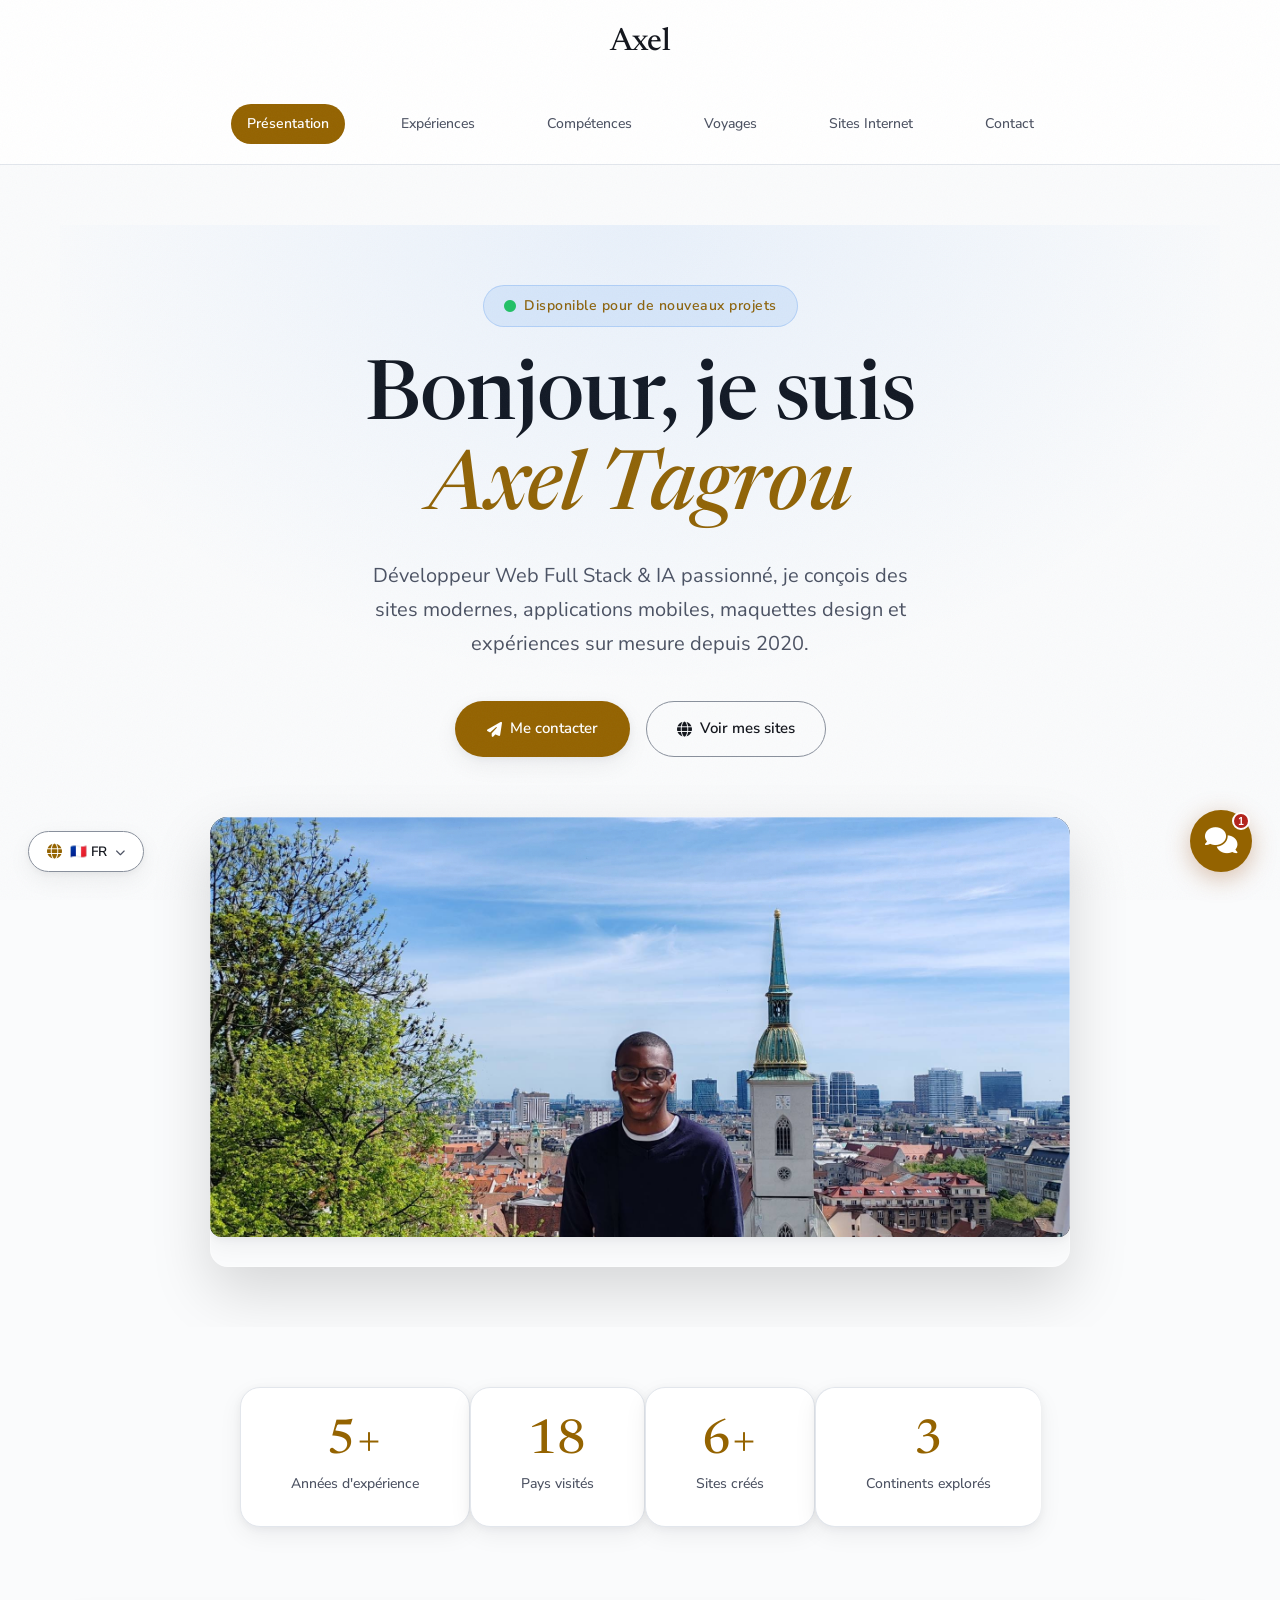
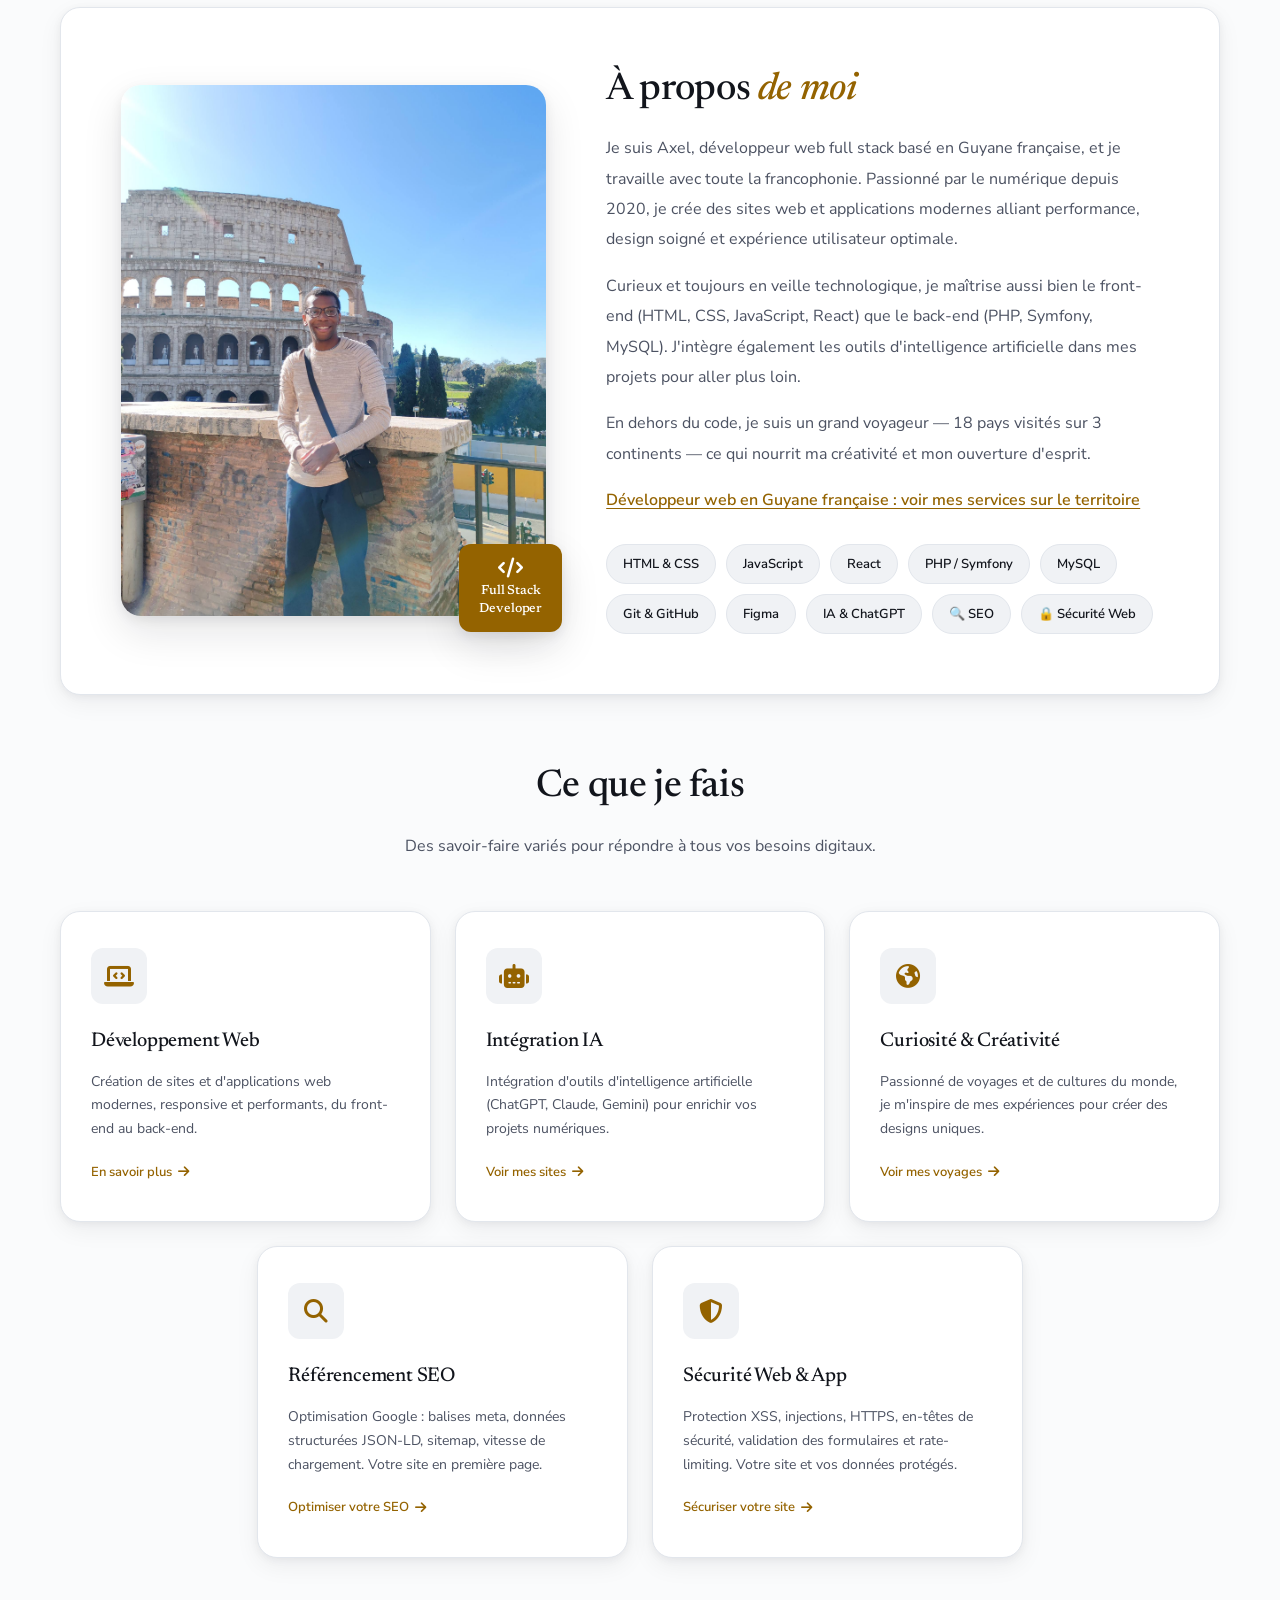
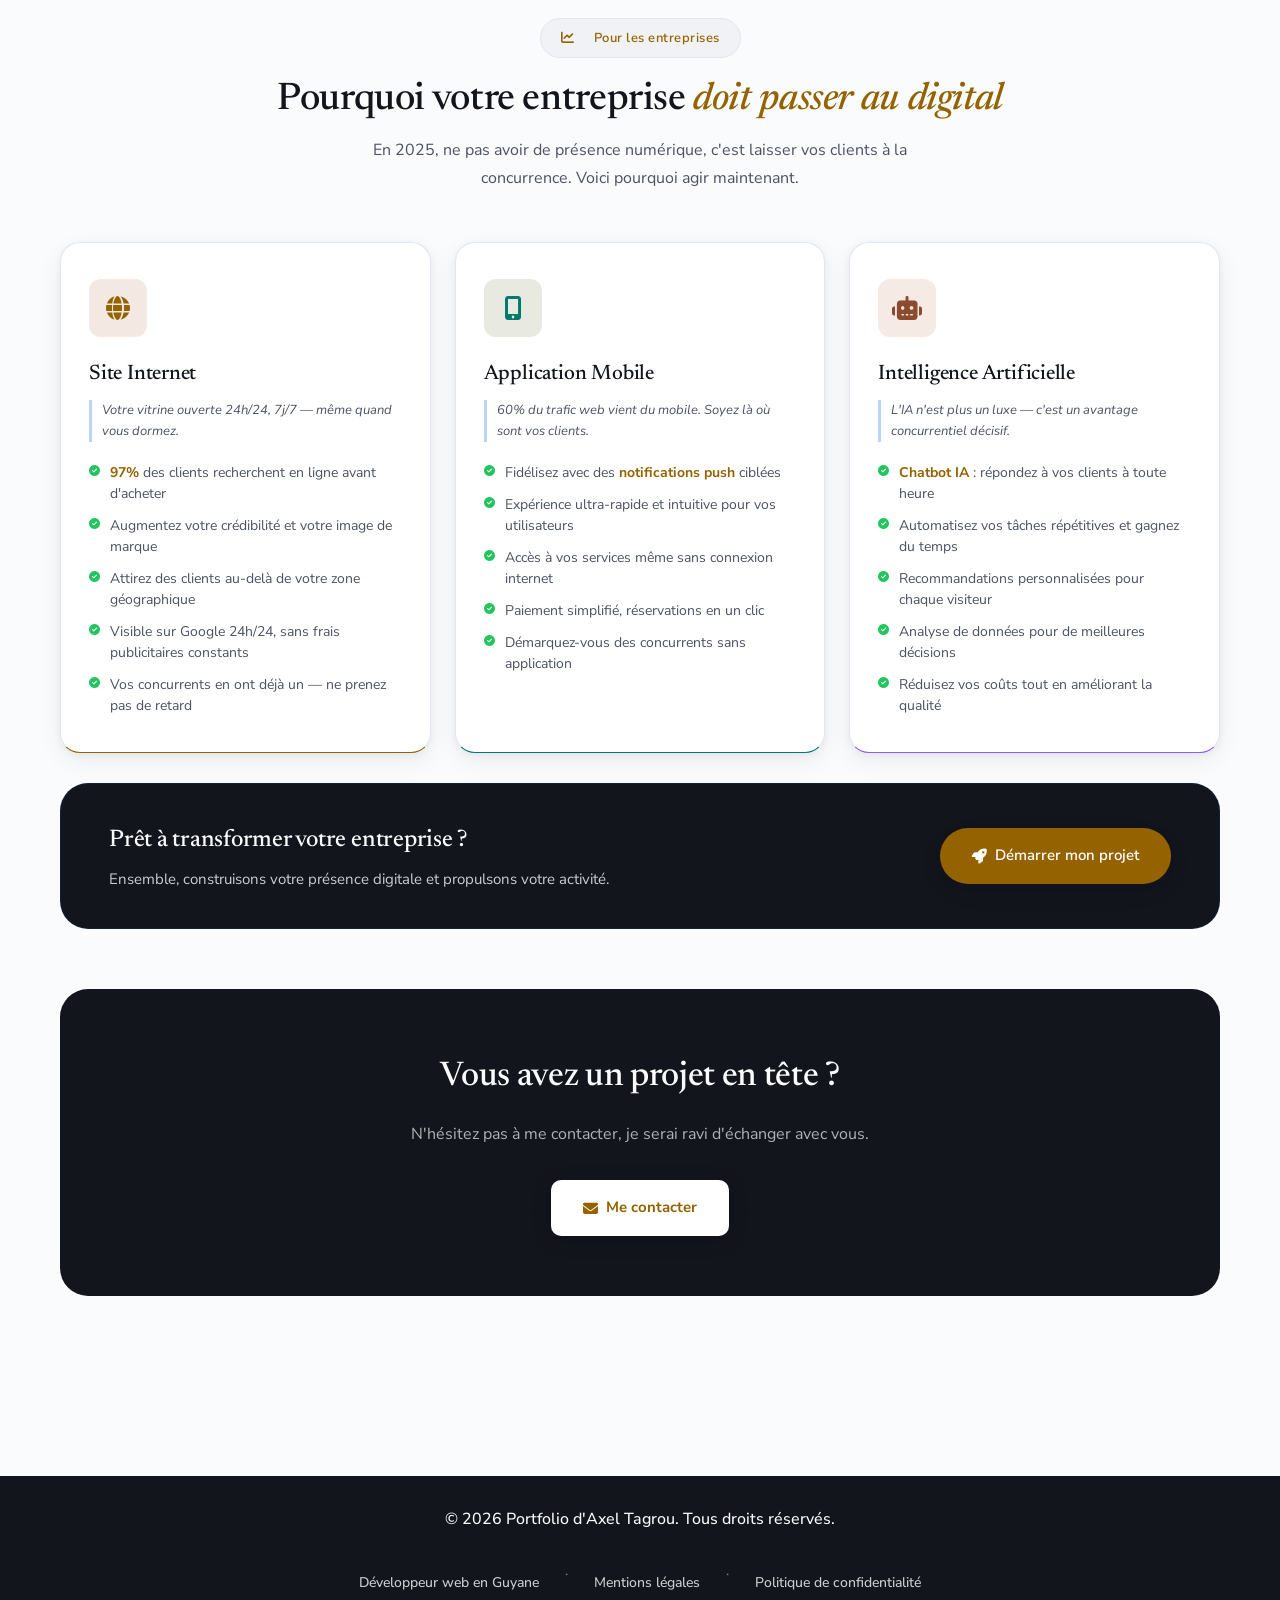
<file: index.html>
﻿<!DOCTYPE html>
<html lang="fr">
<head>
    <meta charset="UTF-8">
    <meta name="google-site-verification" content="-nK6KHWu3SV14ouY5qeNkRyW0s2GD8R0PPZKInf9tjQ">
    <meta http-equiv="X-UA-Compatible" content="IE=edge">
    <meta name="viewport" content="width=device-width, initial-scale=1.0">
    <meta name="description" content="Développeur web full stack & IA en Guyane française : création de sites internet, applications mobiles et agents IA pour entreprises et collectivités.">
    <meta name="theme-color" content="#1a73e8">
    <meta name="author" content="Axel Tagrou">
    <meta name="robots" content="index, follow">
<link rel="canonical" href="https://www.axeltagrou.fr/">
<meta property="og:type" content="website">
    <meta property="og:title" content="Axel Tagrou — Développeur web & IA en Guyane française">
    <meta property="og:description" content="Développeur web full stack & IA en Guyane française : création de sites internet, applications mobiles et agents IA pour entreprises et collectivités.">
    <meta property="og:url" content="https://www.axeltagrou.fr/">
    <meta property="og:image" content="https://www.axeltagrou.fr/img/Axel2.jpg">
    <meta property="og:locale" content="fr_FR">
    <meta property="og:site_name" content="Portfolio Axel">
    <meta name="twitter:card" content="summary_large_image">
    <meta name="twitter:title" content="Axel Tagrou — Développeur web & IA en Guyane française">
    <meta name="twitter:description" content="Développeur web full stack & IA en Guyane française : création de sites internet, applications mobiles et agents IA pour entreprises et collectivités.">
    <meta name="twitter:image" content="https://www.axeltagrou.fr/img/Axel2.jpg">
    <script type="application/ld+json">
    {
      "@context": "https://schema.org",
      "@type": "Person",
      "name": "Axel Tagrou",
      "url": "https://www.axeltagrou.fr",
      "jobTitle": "Développeur Web Full Stack",
      "email": "axelalvin20@gmail.com",
      "telephone": "+33665334965",
      "knowsAbout": ["HTML5", "CSS3", "JavaScript", "React", "PHP", "Symfony", "MySQL", "Figma", "React Native", "Intelligence Artificielle"],
      "sameAs": [
        "https://www.linkedin.com/in/axel-tagrou-208334155/",
        "https://github.com/alvin120"
      ],
      "offers": {
        "@type": "Offer",
        "description": "Création de sites web, applications mobiles et intégration IA sur mesure"
      }
    }
    </script>
    <script type="application/ld+json">
    {
      "@context": "https://schema.org",
      "@type": "FAQPage",
      "mainEntity": [
        {
          "@type": "Question",
          "name": "Combien coûte la création d'un site internet ?",
          "acceptedAnswer": {
            "@type": "Answer",
            "text": "Les tarifs varient selon le projet. Un site vitrine commence à partir de quelques centaines d'euros. Axel Tagrou propose des devis gratuits et personnalisés. Contactez-le via la page contact pour une estimation précise."
          }
        },
        {
          "@type": "Question",
          "name": "Pourquoi avoir un site internet en 2025 ?",
          "acceptedAnswer": {
            "@type": "Answer",
            "text": "97% des clients recherchent en ligne avant d'acheter. Un site internet offre une visibilité 24h/24 sur Google, renforce la crédibilité de l'entreprise et permet d'attirer des clients au-delà de votre zone géographique."
          }
        },
        {
          "@type": "Question",
          "name": "Quels sont les délais de création d'un site web ?",
          "acceptedAnswer": {
            "@type": "Answer",
            "text": "Un site vitrine prend 1 à 2 semaines, un site complet 2 à 4 semaines, et une application mobile de 1 à 3 mois selon la complexité."
          }
        },
        {
          "@type": "Question",
          "name": "Axel Tagrou crée-t-il des applications mobiles ?",
          "acceptedAnswer": {
            "@type": "Answer",
            "text": "Oui, Axel Tagrou développe des applications mobiles avec React Native. Il propose des apps avec notifications push, accès hors-ligne et paiement intégré."
          }
        },
        {
          "@type": "Question",
          "name": "Axel Tagrou intègre-t-il l'intelligence artificielle ?",
          "acceptedAnswer": {
            "@type": "Answer",
            "text": "Oui. Axel intègre des outils IA (ChatGPT, Claude, Gemini) dans les projets web : chatbots, automatisation, recommandations personnalisées et analyse de données."
          }
        },
        {
          "@type": "Question",
          "name": "Comment contacter Axel Tagrou ?",
          "acceptedAnswer": {
            "@type": "Answer",
            "text": "Vous pouvez contacter Axel par email à axelalvin20@gmail.com, par téléphone au +33 6 65 33 49 65, ou via le formulaire de contact sur son site axeltagrou.fr."
          }
        }
      ]
    }
    </script>

    <link rel="stylesheet" href="https://cdnjs.cloudflare.com/ajax/libs/font-awesome/6.7.2/css/all.min.css" integrity="sha384-nRgPTkuX86pH8yjPJUAFuASXQSSl2/bBUiNV47vSYpKFxHJhbcrGnmlYpYJMeD7a" crossorigin="anonymous">
    <link rel="preconnect" href="https://fonts.gstatic.com" crossorigin>
    <link href="https://fonts.googleapis.com/css2?family=Newsreader:ital,wght@0,500;1,500&family=Nunito+Sans:wght@400;500;600;700&display=swap" rel="stylesheet">
    <link rel="stylesheet" href="style.css?v=3152d054">
    <link rel="stylesheet" href="chatbox.css?v=621cb522">
    <link rel="stylesheet" href="i18n.css?v=a781add4">

    <script defer src="script.js?v=8989bb23"></script>
    <script defer src="i18n.js?v=c6c3b8b3"></script>

    <title>Axel Tagrou — Développeur web & IA en Guyane française</title>

    <style>
        /* ── Hero ── */
        .hero {
            min-height: 88vh;
            display: flex;
            flex-direction: column;
            align-items: center;
            justify-content: center;
            text-align: center;
            padding: 60px 20px;
            position: relative;
            overflow: hidden;
        }

        .hero::before {
            content: '';
            position: absolute;
            inset: 0;
            background: radial-gradient(ellipse 80% 60% at 50% 0%, rgba(26,115,232,0.08) 0%, transparent 70%);
            pointer-events: none;
        }

        .hero-tag {
            display: inline-flex;
            align-items: center;
            gap: 8px;
            background: rgba(26,115,232,0.1);
            color: var(--primary-color);
            border: 1px solid rgba(26,115,232,0.2);
            padding: 8px 20px;
            border-radius: 50px;
            font-size: 14px;
            font-weight: 600;
            letter-spacing: 0.5px;
            margin-bottom: 28px;
        }

        .hero-tag i { font-size: 12px; }

        .hero-title {
            font-family: 'Space Grotesk', sans-serif;
            font-size: clamp(42px, 7vw, 82px);
            font-weight: 700;
            line-height: 1.1;
            color: var(--text-primary);
            margin-bottom: 24px;
            letter-spacing: -2px;
        }

        .hero-title .gradient-text {
            background: linear-gradient(135deg, var(--primary-color) 0%, var(--accent-color) 100%);
            -webkit-background-clip: text;
            -webkit-text-fill-color: transparent;
            background-clip: text;
        }

        .hero-subtitle {
            font-family: 'Inter', sans-serif;
            font-size: clamp(16px, 2.5vw, 20px);
            color: var(--text-secondary);
            line-height: 1.7;
            max-width: 580px;
            margin: 0 auto 40px;
        }

        .hero-btns {
            display: flex;
            gap: 16px;
            justify-content: center;
            flex-wrap: wrap;
            margin-bottom: 60px;
        }

        .btn-primary {
            display: inline-flex;
            align-items: center;
            gap: 8px;
            background: linear-gradient(135deg, var(--primary-color), var(--accent-color));
            color: white;
            text-decoration: none;
            padding: 15px 32px;
            border-radius: 10px;
            font-weight: 600;
            font-size: 15px;
            transition: var(--transition);
            box-shadow: 0 4px 20px rgba(26,115,232,0.3);
        }

        .btn-primary:hover {
            transform: translateY(-3px);
            box-shadow: 0 8px 28px rgba(26,115,232,0.4);
        }

        .btn-outline {
            display: inline-flex;
            align-items: center;
            gap: 8px;
            border: 2px solid var(--primary-color);
            color: var(--primary-color);
            text-decoration: none;
            padding: 13px 30px;
            border-radius: 10px;
            font-weight: 600;
            font-size: 15px;
            transition: var(--transition);
        }

        .btn-outline:hover {
            background: var(--primary-color);
            color: white;
            transform: translateY(-3px);
        }

        /* Carousel dans hero */
        .hero-carousel {
            width: 100%;
            max-width: 860px;
            overflow: hidden;
            border-radius: 18px;
            box-shadow: 0 24px 60px rgba(0,0,0,0.15);
            position: relative;
        }

        .hero-carousel::after {
            content: '';
            position: absolute;
            inset: 0;
            border-radius: 18px;
            border: 1px solid rgba(255,255,255,0.3);
            pointer-events: none;
        }

        .hero-carousel .carousel-track img {
            height: 420px;
            border-radius: 0;
        }

        /* ── Stats Bar ── */
        .stats-bar {
            display: flex;
            justify-content: center;
            gap: 0;
            margin-bottom: 80px;
        }

        .stat-item {
            text-align: center;
            padding: 30px 50px;
            border-right: 1px solid var(--border-color);
        }

        .stat-item:last-child { border-right: none; }

        .stat-number {
            font-family: 'Space Grotesk', sans-serif;
            font-size: 48px;
            font-weight: 700;
            background: linear-gradient(135deg, var(--primary-color), var(--accent-color));
            -webkit-background-clip: text;
            -webkit-text-fill-color: transparent;
            background-clip: text;
            line-height: 1;
            display: block;
        }

        .stat-label {
            font-size: 14px;
            color: var(--text-secondary);
            font-weight: 500;
            margin-top: 6px;
            display: block;
        }

        /* ── About ── */
        .about-section {
            display: grid;
            grid-template-columns: 1fr 1.3fr;
            gap: 60px;
            align-items: center;
            background: white;
            border-radius: 20px;
            padding: 60px;
            box-shadow: var(--shadow-lg);
            margin-bottom: 60px;
        }

        .about-photo-wrap {
            position: relative;
        }

        .about-photo-wrap img {
            width: 100%;
            border-radius: 16px;
            object-fit: cover;
            aspect-ratio: 4/5;
            display: block;
            box-shadow: var(--shadow-lg);
        }

        .about-photo-badge {
            position: absolute;
            bottom: -16px;
            right: -16px;
            background: linear-gradient(135deg, var(--primary-color), var(--accent-color));
            color: white;
            padding: 14px 20px;
            border-radius: 12px;
            font-family: 'Space Grotesk', sans-serif;
            font-weight: 700;
            font-size: 13px;
            line-height: 1.4;
            text-align: center;
            box-shadow: var(--shadow);
        }

        .about-text h2 {
            font-family: 'Space Grotesk', sans-serif;
            font-size: 38px;
            font-weight: 700;
            color: var(--text-primary);
            line-height: 1.2;
            margin-bottom: 20px;
            letter-spacing: -1px;
        }

        .about-text h2 span {
            background: linear-gradient(135deg, var(--primary-color), var(--accent-color));
            -webkit-background-clip: text;
            -webkit-text-fill-color: transparent;
            background-clip: text;
        }

        .about-text p {
            font-family: 'Inter', sans-serif;
            font-size: 16px;
            color: var(--text-secondary);
            line-height: 1.9;
            margin-bottom: 16px;
        }

        .about-tags {
            display: flex;
            flex-wrap: wrap;
            gap: 10px;
            margin-top: 28px;
        }

        .about-tag {
            background: rgba(26,115,232,0.08);
            color: var(--primary-color);
            padding: 8px 16px;
            border-radius: 8px;
            font-size: 13px;
            font-weight: 600;
            border: 1px solid rgba(26,115,232,0.15);
        }

        .about-tag--seo {
            background: rgba(34,197,94,0.1);
            color: #16a34a;
            border-color: rgba(34,197,94,0.25);
        }

        .about-tag--sec {
            background: rgba(139,92,246,0.1);
            color: #7c3aed;
            border-color: rgba(139,92,246,0.25);
        }

        /* Icônes et flèches SEO / Sécurité */
        .service-icon--seo { background: rgba(34,197,94,0.1); color: #16a34a; }
        .service-icon--sec { background: rgba(139,92,246,0.1); color: #7c3aed; }
        .service-arrow--seo { color: #16a34a; }
        .service-arrow--sec { color: #7c3aed; }
        .service-card--seo:hover { border-top-color: #16a34a; }
        .service-card--sec:hover { border-top-color: #7c3aed; }

        /* ── Services ── */
        .services-section {
            margin-bottom: 60px;
        }

        .services-section h2 {
            font-family: 'Space Grotesk', sans-serif;
            font-size: 38px;
            font-weight: 700;
            color: var(--text-primary);
            text-align: center;
            margin-bottom: 14px;
            letter-spacing: -1px;
        }

        .services-section .sub {
            text-align: center;
            color: var(--text-secondary);
            font-size: 16px;
            margin-bottom: 50px;
        }

        .services-grid {
            display: flex;
            flex-wrap: wrap;
            gap: 24px;
            justify-content: center;
        }

        .service-card {
            flex: 0 0 calc((100% - 48px) / 3);
            background: white;
            border-radius: 16px;
            padding: 36px 30px;
            box-shadow: var(--shadow);
            transition: var(--transition);
            border-top: 4px solid transparent;
            text-decoration: none;
            color: inherit;
            display: block;
        }

        .service-card:hover {
            transform: translateY(-8px);
            box-shadow: var(--shadow-lg);
            border-top-color: var(--primary-color);
        }

        .service-icon {
            width: 56px;
            height: 56px;
            background: linear-gradient(135deg, rgba(26,115,232,0.1), rgba(0,188,212,0.1));
            border-radius: 14px;
            display: flex;
            align-items: center;
            justify-content: center;
            font-size: 24px;
            color: var(--primary-color);
            margin-bottom: 20px;
        }

        .service-card h3 {
            font-family: 'Space Grotesk', sans-serif;
            font-size: 20px;
            font-weight: 700;
            color: var(--text-primary);
            margin-bottom: 12px;
        }

        .service-card p {
            font-size: 14px;
            color: var(--text-secondary);
            line-height: 1.7;
        }

        .service-arrow {
            display: inline-flex;
            align-items: center;
            gap: 6px;
            color: var(--primary-color);
            font-size: 13px;
            font-weight: 600;
            margin-top: 20px;
            transition: var(--transition);
        }

        .service-card:hover .service-arrow { gap: 10px; }

        /* ── Why Section ── */
        .why-section { margin-bottom: 60px; }

        .why-intro { text-align: center; margin-bottom: 50px; }

        .why-badge {
            display: inline-flex;
            align-items: center;
            gap: 8px;
            background: rgba(26,115,232,0.1);
            color: var(--primary-color);
            border: 1px solid rgba(26,115,232,0.2);
            padding: 8px 20px;
            border-radius: 50px;
            font-size: 13px;
            font-weight: 600;
            margin-bottom: 20px;
            letter-spacing: 0.5px;
        }

        .why-intro h2 {
            font-family: 'Space Grotesk', sans-serif;
            font-size: 38px;
            font-weight: 700;
            color: var(--text-primary);
            line-height: 1.2;
            margin-bottom: 14px;
            letter-spacing: -1px;
        }

        .why-intro > p {
            font-size: 16px;
            color: var(--text-secondary);
            max-width: 560px;
            margin: 0 auto;
            line-height: 1.7;
        }

        .why-grid {
            display: grid;
            grid-template-columns: repeat(3, 1fr);
            gap: 24px;
            margin-bottom: 30px;
        }

        .why-card {
            background: white;
            border-radius: 16px;
            padding: 36px 28px;
            box-shadow: var(--shadow);
            transition: var(--transition);
            border-bottom: 4px solid transparent;
        }

        .why-card:hover {
            transform: translateY(-6px);
            box-shadow: var(--shadow-lg);
        }

        .why-card:nth-child(1) { border-bottom-color: var(--primary-color); }
        .why-card:nth-child(2) { border-bottom-color: var(--accent-color); }
        .why-card:nth-child(3) { border-bottom-color: #8b5cf6; }

        .why-icon {
            width: 58px;
            height: 58px;
            border-radius: 14px;
            display: flex;
            align-items: center;
            justify-content: center;
            font-size: 24px;
            margin-bottom: 20px;
        }

        .why-icon--blue { background: rgba(26,115,232,0.1); color: var(--primary-color); }
        .why-icon--teal { background: rgba(0,188,212,0.1); color: var(--accent-color); }
        .why-icon--purple { background: rgba(139,92,246,0.1); color: #8b5cf6; }

        .why-card h3 {
            font-family: 'Space Grotesk', sans-serif;
            font-size: 21px;
            font-weight: 700;
            color: var(--text-primary);
            margin-bottom: 8px;
        }

        .why-hook {
            font-size: 13px;
            color: var(--text-secondary);
            font-style: italic;
            margin-bottom: 20px;
            line-height: 1.6;
            border-left: 3px solid rgba(26,115,232,0.3);
            padding-left: 10px;
        }

        .why-list {
            list-style: none;
            display: flex;
            flex-direction: column;
            gap: 11px;
        }

        .why-list li {
            display: flex;
            align-items: flex-start;
            gap: 10px;
            font-size: 14px;
            color: var(--text-secondary);
            line-height: 1.5;
        }

        .why-list li i {
            color: #22c55e;
            font-size: 11px;
            margin-top: 4px;
            flex-shrink: 0;
        }

        .why-list li strong { color: var(--primary-color); font-weight: 700; }

        .why-bottom {
            display: flex;
            align-items: center;
            justify-content: space-between;
            gap: 24px;
            padding: 36px 48px;
            background: linear-gradient(135deg, rgba(26,115,232,0.06), rgba(0,188,212,0.06));
            border-radius: 16px;
            border: 1px solid rgba(26,115,232,0.12);
            flex-wrap: wrap;
        }

        .why-bottom-left h3 {
            font-family: 'Space Grotesk', sans-serif;
            font-size: 24px;
            font-weight: 700;
            color: var(--text-primary);
            margin-bottom: 6px;
        }

        .why-bottom-left p {
            color: var(--text-secondary);
            font-size: 15px;
            margin: 0;
        }

        /* ── CTA ── */
        .cta-section {
            background: linear-gradient(135deg, var(--primary-color), var(--accent-color));
            border-radius: 20px;
            padding: 60px 40px;
            text-align: center;
            color: white;
        }

        .cta-section h2 {
            font-family: 'Space Grotesk', sans-serif;
            font-size: 34px;
            font-weight: 700;
            margin-bottom: 14px;
            letter-spacing: -0.5px;
        }

        .cta-section p {
            font-size: 16px;
            opacity: 0.85;
            margin-bottom: 32px;
        }

        .btn-white {
            display: inline-flex;
            align-items: center;
            gap: 8px;
            background: white;
            color: var(--primary-color);
            text-decoration: none;
            padding: 15px 32px;
            border-radius: 10px;
            font-weight: 700;
            font-size: 15px;
            transition: var(--transition);
            box-shadow: 0 4px 20px rgba(0,0,0,0.15);
        }

        .btn-white:hover {
            transform: translateY(-3px);
            box-shadow: 0 8px 28px rgba(0,0,0,0.2);
        }

        /* Responsive */
        @media (max-width: 900px) {
            .about-section {
                grid-template-columns: 1fr;
                padding: 36px 24px;
                gap: 36px;
            }
            .about-photo-badge { right: 10px; }
            .services-grid { flex-direction: column; }
            .service-card { flex: 0 0 100%; }
            .stats-bar { flex-direction: column; }
            .stat-item { border-right: none; border-bottom: 1px solid var(--border-color); padding: 20px; }
            .stat-item:last-child { border-bottom: none; }
            .why-grid { grid-template-columns: 1fr; }
            .why-intro h2 { font-size: 28px; }
            .why-bottom { flex-direction: column; text-align: center; padding: 30px 24px; }
        }

        .hero-dot { color: #22c55e; font-size: 8px; }
        .badge-icon { font-size: 20px; display: block; margin-bottom: 4px; }

        @media (max-width: 600px) {
            .hero { min-height: unset; padding: 40px 16px; }
            .hero-carousel .carousel-track img { height: 240px; }
            .about-text h2, .services-section h2 { font-size: 28px; }
            .cta-section { padding: 40px 20px; }
            .cta-section h2 { font-size: 26px; }
            .stat-number { font-size: 36px; }
            .why-intro h2 { font-size: 24px; }
            .why-card { padding: 24px 18px; }
            .why-bottom-left h3 { font-size: 20px; }
        }
    </style>
    <link rel="stylesheet" href="theme.css?v=de28477a">
</head>
<body>
    <header>
        <div class="menuBurguer">
            <span></span>
            <span></span>
            <span></span>
        </div>
        <div class="title">
            <div class="brand">Axel</div>
        </div>
        <nav>
            <a href="index.html" class="logo">Présentation</a>
            <a href="experience.html">Expériences</a>
            <a href="compétence.html">Compétences</a>
            <a href="voyages.html">Voyages</a>
            <a href="sites.html">Sites Internet</a>
            <a href="contact.html">Contact</a>
        </nav>
    </header>

    <main>

        <!-- ── HERO ── -->
        <section class="hero">
            <span class="hero-tag">
                <i class="fas fa-circle hero-dot"></i>
                <span data-i18n-text="hero_tag">Disponible pour de nouveaux projets</span>
            </span>

            <h1 class="hero-title">
                <span data-i18n-text="hero_greeting">Bonjour, je suis</span><br>
                <span class="gradient-text">Axel Tagrou</span>
            </h1>

            <p class="hero-subtitle" data-i18n="hero_subtitle">
                Développeur Web Full Stack & IA passionné, je conçois des sites modernes, applications mobiles, maquettes design et expériences sur mesure depuis 2020.
            </p>

            <div class="hero-btns">
                <a href="contact.html" class="btn-primary">
                    <i class="fas fa-paper-plane"></i> <span data-i18n-text="hero_cta_contact">Me contacter</span>
                </a>
                <a href="sites.html" class="btn-outline">
                    <i class="fas fa-globe"></i> <span data-i18n-text="hero_cta_sites">Voir mes sites</span>
                </a>
            </div>

            <div class="hero-carousel">
                <div class="carousel">
                    <div class="carousel-track">
                        <img src="./img/Axel2.jpg" alt="Axel Tagrou devant le panorama de Bratislava, cathédrale Saint-Martin en arrière-plan" width="1920" height="2560" loading="eager" decoding="async" fetchpriority="high">
                        <img src="./img/Axel3.jpg" alt="Axel Tagrou devant le Parlement autrichien, à Vienne" width="1920" height="2560" loading="lazy" decoding="async">
                        <img src="./img/Axel4.jpg" alt="Axel Tagrou devant le Colisée, à Rome" width="1920" height="2560" loading="lazy" decoding="async">
                    </div>
                </div>
            </div>
        </section>

        <!-- ── STATS ── -->
        <div class="stats-bar">
            <div class="stat-item">
                <span class="stat-number">5+</span>
                <span class="stat-label" data-i18n-text="stat_exp">Années d'expérience</span>
            </div>
            <div class="stat-item">
                <span class="stat-number">18</span>
                <span class="stat-label" data-i18n-text="stat_countries">Pays visités</span>
            </div>
            <div class="stat-item">
                <span class="stat-number">6+</span>
                <span class="stat-label" data-i18n-text="stat_sites">Sites créés</span>
            </div>
            <div class="stat-item">
                <span class="stat-number">3</span>
                <span class="stat-label" data-i18n-text="stat_continents">Continents explorés</span>
            </div>
        </div>

        <!-- ── À PROPOS ── -->
        <section class="about-section" id="apropos">
            <div class="about-photo-wrap">
                <img src="./img/Axel4.jpg" alt="Axel Tagrou devant le Colisée, à Rome" width="1920" height="2560" loading="lazy" decoding="async">
                <div class="about-photo-badge">
                    <i class="fas fa-code badge-icon"></i>
                    Full Stack<br>Developer
                </div>
            </div>

            <div class="about-text">
                <h2 data-i18n="about_title">À propos <span>de moi</span></h2>
                <p data-i18n-text="about_p1">
                    Je suis Axel, développeur web full stack basé en Guyane française, et je travaille avec toute la francophonie. Passionné par le numérique depuis 2020, je crée des sites web et applications modernes alliant performance, design soigné et expérience utilisateur optimale.
                </p>
                <p data-i18n-text="about_p2">
                    Curieux et toujours en veille technologique, je maîtrise aussi bien le front-end (HTML, CSS, JavaScript, React) que le back-end (PHP, Symfony, MySQL). J'intègre également les outils d'intelligence artificielle dans mes projets pour aller plus loin.
                </p>
                <p data-i18n-text="about_p3">
                    En dehors du code, je suis un grand voyageur — 18 pays visités sur 3 continents — ce qui nourrit ma créativité et mon ouverture d'esprit.
                </p>
                <!-- Lien interne volontairement non traduit : il pointe vers une page
                     rédigée en français et visant une requête locale française. -->
                <p class="about-local-link">
                    <a href="developpeur-web-guyane.html">Développeur web en Guyane française : voir mes services sur le territoire</a>
                </p>
                <div class="about-tags">
                    <span class="about-tag">HTML & CSS</span>
                    <span class="about-tag">JavaScript</span>
                    <span class="about-tag">React</span>
                    <span class="about-tag">PHP / Symfony</span>
                    <span class="about-tag">MySQL</span>
                    <span class="about-tag">Git & GitHub</span>
                    <span class="about-tag">Figma</span>
                    <span class="about-tag">IA & ChatGPT</span>
                    <span class="about-tag about-tag--seo">🔍 SEO</span>
                    <span class="about-tag about-tag--sec">🔒 Sécurité Web</span>
                </div>
            </div>
        </section>

        <!-- ── CE QUE JE FAIS ── -->
        <section class="services-section">
            <h2 data-i18n-text="services_title">Ce que je fais</h2>
            <p class="sub" data-i18n-text="services_sub">Des savoir-faire variés pour répondre à tous vos besoins digitaux.</p>

            <div class="services-grid">
                <a href="compétence.html" class="service-card">
                    <div class="service-icon"><i class="fas fa-laptop-code"></i></div>
                    <h3 data-i18n-text="svc_web_title">Développement Web</h3>
                    <p data-i18n-text="svc_web_desc">Création de sites et d'applications web modernes, responsive et performants, du front-end au back-end.</p>
                    <span class="service-arrow"><span data-i18n-text="svc_arrow_web">En savoir plus</span> <i class="fas fa-arrow-right"></i></span>
                </a>

                <a href="sites.html" class="service-card">
                    <div class="service-icon"><i class="fas fa-robot"></i></div>
                    <h3 data-i18n-text="svc_ai_title">Intégration IA</h3>
                    <p data-i18n-text="svc_ai_desc">Intégration d'outils d'intelligence artificielle (ChatGPT, Claude, Gemini) pour enrichir vos projets numériques.</p>
                    <span class="service-arrow"><span data-i18n-text="svc_arrow_sites">Voir mes sites</span> <i class="fas fa-arrow-right"></i></span>
                </a>

                <a href="voyages.html" class="service-card">
                    <div class="service-icon"><i class="fas fa-globe-americas"></i></div>
                    <h3 data-i18n-text="svc_creative_title">Curiosité & Créativité</h3>
                    <p data-i18n-text="svc_creative_desc">Passionné de voyages et de cultures du monde, je m'inspire de mes expériences pour créer des designs uniques.</p>
                    <span class="service-arrow"><span data-i18n-text="svc_arrow_trips">Voir mes voyages</span> <i class="fas fa-arrow-right"></i></span>
                </a>

                <a href="compétence.html" class="service-card service-card--seo">
                    <div class="service-icon service-icon--seo">
                        <i class="fas fa-search"></i>
                    </div>
                    <h3 data-i18n-text="svc_seo_title">Référencement SEO</h3>
                    <p data-i18n-text="svc_seo_desc">Optimisation Google : balises meta, données structurées JSON-LD, sitemap, vitesse de chargement. Votre site en première page.</p>
                    <span class="service-arrow service-arrow--seo"><span data-i18n-text="svc_arrow_seo">Optimiser votre SEO</span> <i class="fas fa-arrow-right"></i></span>
                </a>

                <a href="compétence.html" class="service-card service-card--sec">
                    <div class="service-icon service-icon--sec">
                        <i class="fas fa-shield-alt"></i>
                    </div>
                    <h3 data-i18n-text="svc_sec_title">Sécurité Web & App</h3>
                    <p data-i18n-text="svc_sec_desc">Protection XSS, injections, HTTPS, en-têtes de sécurité, validation des formulaires et rate-limiting. Votre site et vos données protégés.</p>
                    <span class="service-arrow service-arrow--sec"><span data-i18n-text="svc_arrow_sec">Sécuriser votre site</span> <i class="fas fa-arrow-right"></i></span>
                </a>
            </div>
        </section>

        <!-- ── POURQUOI DIGITAL ── -->
        <section class="why-section">
            <div class="why-intro">
                <span class="why-badge">
                    <i class="fas fa-chart-line"></i>&nbsp; <span data-i18n-text="why_badge">Pour les entreprises</span>
                </span>
                <h2 data-i18n="why_h2">Pourquoi votre entreprise <span class="gradient-text">doit passer au digital</span></h2>
                <p data-i18n-text="why_sub">En 2025, ne pas avoir de présence numérique, c'est laisser vos clients à la concurrence. Voici pourquoi agir maintenant.</p>
            </div>

            <div class="why-grid">

                <!-- Site Internet -->
                <div class="why-card">
                    <div class="why-icon why-icon--blue">
                        <i class="fas fa-globe"></i>
                    </div>
                    <h3 data-i18n-text="why_web_h3">Site Internet</h3>
                    <p class="why-hook" data-i18n-text="why_web_hook">Votre vitrine ouverte 24h/24, 7j/7 — même quand vous dormez.</p>
                    <ul class="why-list">
                        <li><i class="fas fa-check-circle"></i><span data-i18n="why_web_li1"><strong>97%</strong> des clients recherchent en ligne avant d'acheter</span></li>
                        <li><i class="fas fa-check-circle"></i><span data-i18n-text="why_web_li2">Augmentez votre crédibilité et votre image de marque</span></li>
                        <li><i class="fas fa-check-circle"></i><span data-i18n-text="why_web_li3">Attirez des clients au-delà de votre zone géographique</span></li>
                        <li><i class="fas fa-check-circle"></i><span data-i18n-text="why_web_li4">Visible sur Google 24h/24, sans frais publicitaires constants</span></li>
                        <li><i class="fas fa-check-circle"></i><span data-i18n-text="why_web_li5">Vos concurrents en ont déjà un — ne prenez pas de retard</span></li>
                    </ul>
                </div>

                <!-- Application Mobile -->
                <div class="why-card">
                    <div class="why-icon why-icon--teal">
                        <i class="fas fa-mobile-alt"></i>
                    </div>
                    <h3 data-i18n-text="why_app_h3">Application Mobile</h3>
                    <p class="why-hook" data-i18n-text="why_app_hook">60% du trafic web vient du mobile. Soyez là où sont vos clients.</p>
                    <ul class="why-list">
                        <li><i class="fas fa-check-circle"></i><span data-i18n="why_app_li1">Fidélisez avec des <strong>notifications push</strong> ciblées</span></li>
                        <li><i class="fas fa-check-circle"></i><span data-i18n-text="why_app_li2">Expérience ultra-rapide et intuitive pour vos utilisateurs</span></li>
                        <li><i class="fas fa-check-circle"></i><span data-i18n-text="why_app_li3">Accès à vos services même sans connexion internet</span></li>
                        <li><i class="fas fa-check-circle"></i><span data-i18n-text="why_app_li4">Paiement simplifié, réservations en un clic</span></li>
                        <li><i class="fas fa-check-circle"></i><span data-i18n-text="why_app_li5">Démarquez-vous des concurrents sans application</span></li>
                    </ul>
                </div>

                <!-- Intelligence Artificielle -->
                <div class="why-card">
                    <div class="why-icon why-icon--purple">
                        <i class="fas fa-robot"></i>
                    </div>
                    <h3 data-i18n-text="why_ai_h3">Intelligence Artificielle</h3>
                    <p class="why-hook" data-i18n-text="why_ai_hook">L'IA n'est plus un luxe — c'est un avantage concurrentiel décisif.</p>
                    <ul class="why-list">
                        <li><i class="fas fa-check-circle"></i><span data-i18n="why_ai_li1"><strong>Chatbot IA</strong> : répondez à vos clients à toute heure</span></li>
                        <li><i class="fas fa-check-circle"></i><span data-i18n-text="why_ai_li2">Automatisez vos tâches répétitives et gagnez du temps</span></li>
                        <li><i class="fas fa-check-circle"></i><span data-i18n-text="why_ai_li3">Recommandations personnalisées pour chaque visiteur</span></li>
                        <li><i class="fas fa-check-circle"></i><span data-i18n-text="why_ai_li4">Analyse de données pour de meilleures décisions</span></li>
                        <li><i class="fas fa-check-circle"></i><span data-i18n-text="why_ai_li5">Réduisez vos coûts tout en améliorant la qualité</span></li>
                    </ul>
                </div>
            </div>

            <div class="why-bottom">
                <div class="why-bottom-left">
                    <h3 data-i18n-text="why_cta_h3">Prêt à transformer votre entreprise ?</h3>
                    <p data-i18n-text="why_cta_p">Ensemble, construisons votre présence digitale et propulsons votre activité.</p>
                </div>
                <a href="contact.html" class="btn-primary">
                    <i class="fas fa-rocket"></i> <span data-i18n-text="why_cta_btn">Démarrer mon projet</span>
                </a>
            </div>
        </section>

        <!-- ── CTA ── -->
        <section class="cta-section">
            <h2 data-i18n-text="cta_title">Vous avez un projet en tête ?</h2>
            <p data-i18n-text="cta_sub">N'hésitez pas à me contacter, je serai ravi d'échanger avec vous.</p>
            <a href="contact.html" class="btn-white">
                <i class="fas fa-envelope"></i> <span data-i18n-text="cta_btn">Me contacter</span>
            </a>
        </section>

    </main>

    <footer>
        <p>&copy; 2026 Portfolio d'Axel Tagrou. Tous droits réservés.</p>
        <nav class="footer-legal" aria-label="Liens légaux">
            <a href="developpeur-web-guyane.html">Développeur web en Guyane</a>
            <span aria-hidden="true">·</span>
            <a href="mentions-legales.html" data-i18n-text="footer_legal">Mentions légales</a>
            <span aria-hidden="true">·</span>
            <a href="politique-confidentialite.html" data-i18n-text="footer_privacy">Politique de confidentialité</a>
        </nav>
    </footer>
    <script src="chatbox.js?v=a498bb5c"></script>
</body>
</html>
</file>
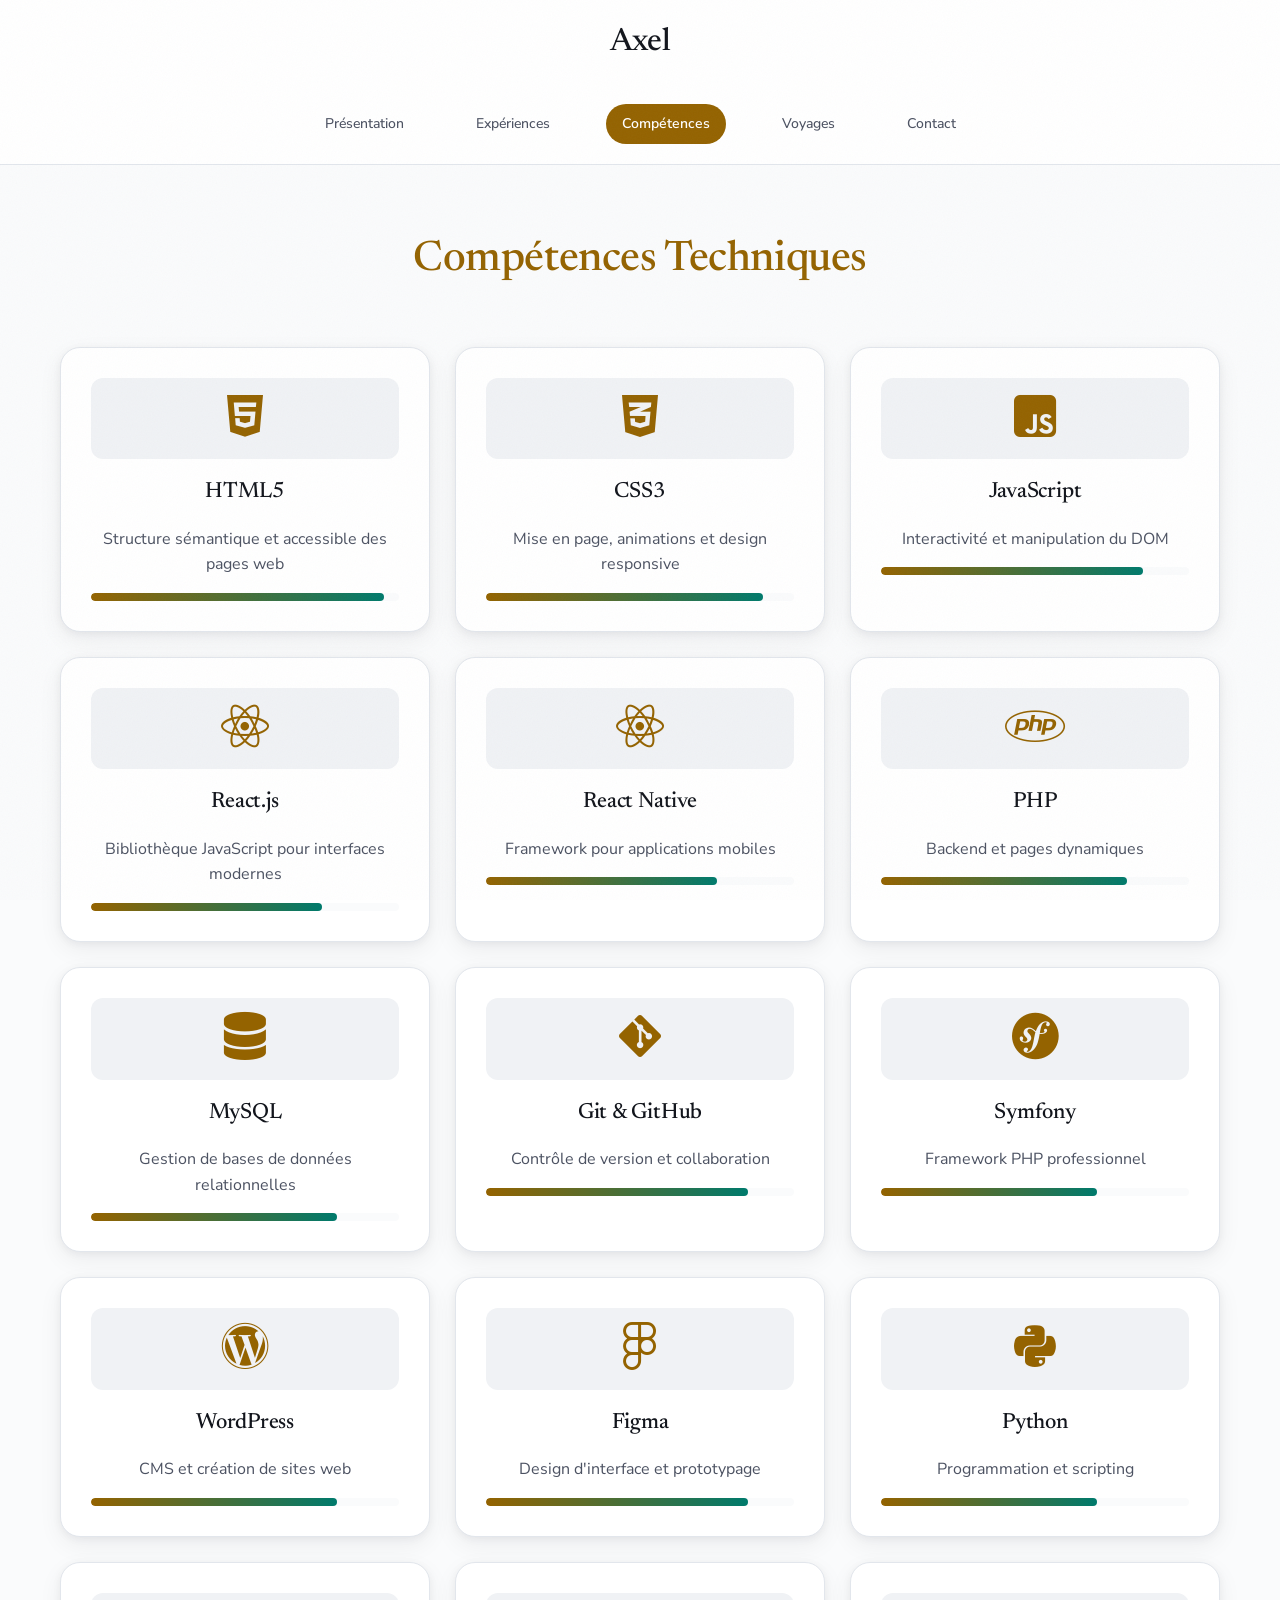
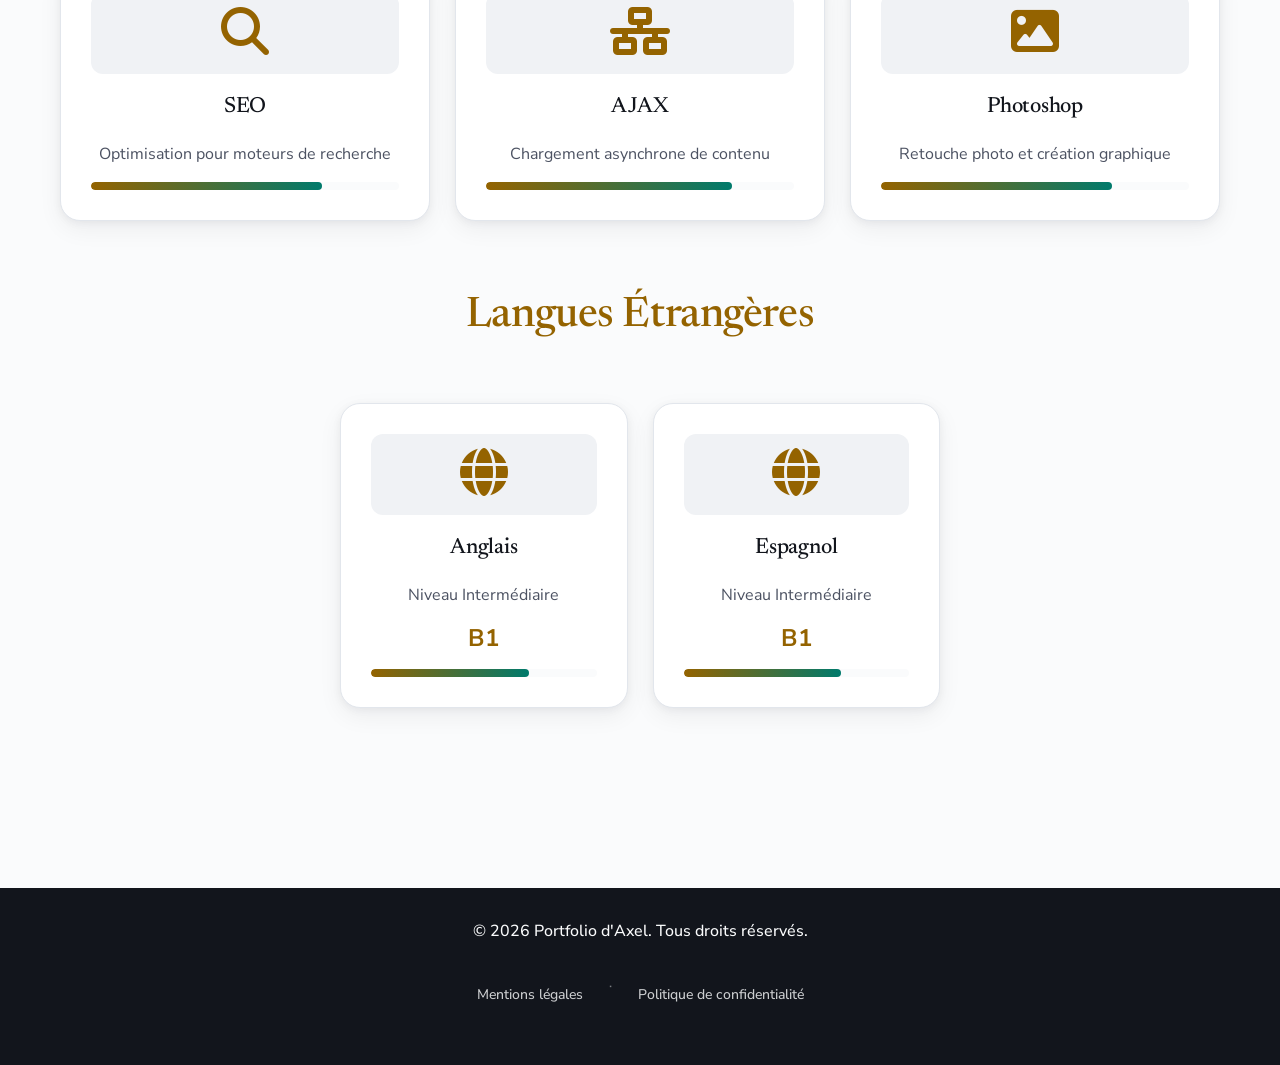
<file: competence-new.html>
<!DOCTYPE html>
<html lang="fr">
<head>
    <meta charset="UTF-8">
    <meta http-equiv="X-UA-Compatible" content="IE=edge">
    <meta name="viewport" content="width=device-width, initial-scale=1.0">
    <meta name="robots" content="noindex, follow">
    <meta name="description" content="Compétences et langues d'Axel - Développeur Web Full Stack">
    
    <link rel="stylesheet" href="https://cdnjs.cloudflare.com/ajax/libs/font-awesome/6.7.2/css/all.min.css" integrity="sha384-nRgPTkuX86pH8yjPJUAFuASXQSSl2/bBUiNV47vSYpKFxHJhbcrGnmlYpYJMeD7a" crossorigin="anonymous">
    <link rel="preconnect" href="https://fonts.gstatic.com" crossorigin>
    <link href="https://fonts.googleapis.com/css2?family=Newsreader:ital,wght@0,500;1,500&family=Nunito+Sans:wght@400;500;600;700&display=swap" rel="stylesheet">
    <link rel="stylesheet" href="style.css?v=3152d054">
    <link rel="stylesheet" href="pages.css?v=103301dd">
    <link rel="stylesheet" href="theme.css?v=de28477a">
    
    <script defer src="script.js?v=8989bb23"></script>
    
    <title>Compétences - Axel Portfolio</title>
</head>
<body>
    <header>
        <div class="menuBurguer">
            <span></span>
            <span></span>
            <span></span>
        </div>
        <div class="title">
            <div class="brand">Axel</div>
        </div>
        <nav>
            <a href="index.html">Présentation</a>
            <a href="experience.html">Expériences</a>
            <a href="compétence.html" class="logo">Compétences</a>
            <a href="projet.html">Voyages</a>
            <a href="contact.html">Contact</a>
        </nav>
    </header>

    <main>
        <!-- Compétences Techniques -->
        <section>
            <h2 class="section-title">Compétences Techniques</h2>
            
            <div class="competencies-grid">
                <div class="competency-card">
                    <div class="competency-icon"><i class="fab fa-html5"></i></div>
                    <h3>HTML5</h3>
                    <p>Structure sémantique et accessible des pages web</p>
                    <div class="proficiency-bar">
                        <div class="proficiency-fill" style="width: 95%"></div>
                    </div>
                </div>

                <div class="competency-card">
                    <div class="competency-icon"><i class="fab fa-css3-alt"></i></div>
                    <h3>CSS3</h3>
                    <p>Mise en page, animations et design responsive</p>
                    <div class="proficiency-bar">
                        <div class="proficiency-fill" style="width: 90%"></div>
                    </div>
                </div>

                <div class="competency-card">
                    <div class="competency-icon"><i class="fab fa-js-square"></i></div>
                    <h3>JavaScript</h3>
                    <p>Interactivité et manipulation du DOM</p>
                    <div class="proficiency-bar">
                        <div class="proficiency-fill" style="width: 85%"></div>
                    </div>
                </div>

                <div class="competency-card">
                    <div class="competency-icon"><i class="fab fa-react"></i></div>
                    <h3>React.js</h3>
                    <p>Bibliothèque JavaScript pour interfaces modernes</p>
                    <div class="proficiency-bar">
                        <div class="proficiency-fill" style="width: 75%"></div>
                    </div>
                </div>

                <div class="competency-card">
                    <div class="competency-icon"><i class="fab fa-react"></i></div>
                    <h3>React Native</h3>
                    <p>Framework pour applications mobiles</p>
                    <div class="proficiency-bar">
                        <div class="proficiency-fill" style="width: 75%"></div>
                    </div>
                </div>

                <div class="competency-card">
                    <div class="competency-icon"><i class="fab fa-php"></i></div>
                    <h3>PHP</h3>
                    <p>Backend et pages dynamiques</p>
                    <div class="proficiency-bar">
                        <div class="proficiency-fill" style="width: 80%"></div>
                    </div>
                </div>

                <div class="competency-card">
                    <div class="competency-icon"><i class="fas fa-database"></i></div>
                    <h3>MySQL</h3>
                    <p>Gestion de bases de données relationnelles</p>
                    <div class="proficiency-bar">
                        <div class="proficiency-fill" style="width: 80%"></div>
                    </div>
                </div>

                <div class="competency-card">
                    <div class="competency-icon"><i class="fab fa-git-alt"></i></div>
                    <h3>Git & GitHub</h3>
                    <p>Contrôle de version et collaboration</p>
                    <div class="proficiency-bar">
                        <div class="proficiency-fill" style="width: 85%"></div>
                    </div>
                </div>

                <div class="competency-card">
                    <div class="competency-icon"><i class="fab fa-symfony"></i></div>
                    <h3>Symfony</h3>
                    <p>Framework PHP professionnel</p>
                    <div class="proficiency-bar">
                        <div class="proficiency-fill" style="width: 70%"></div>
                    </div>
                </div>

                <div class="competency-card">
                    <div class="competency-icon"><i class="fab fa-wordpress"></i></div>
                    <h3>WordPress</h3>
                    <p>CMS et création de sites web</p>
                    <div class="proficiency-bar">
                        <div class="proficiency-fill" style="width: 80%"></div>
                    </div>
                </div>

                <div class="competency-card">
                    <div class="competency-icon"><i class="fab fa-figma"></i></div>
                    <h3>Figma</h3>
                    <p>Design d'interface et prototypage</p>
                    <div class="proficiency-bar">
                        <div class="proficiency-fill" style="width: 85%"></div>
                    </div>
                </div>

                <div class="competency-card">
                    <div class="competency-icon"><i class="fab fa-python"></i></div>
                    <h3>Python</h3>
                    <p>Programmation et scripting</p>
                    <div class="proficiency-bar">
                        <div class="proficiency-fill" style="width: 70%"></div>
                    </div>
                </div>

                <div class="competency-card">
                    <div class="competency-icon"><i class="fas fa-search"></i></div>
                    <h3>SEO</h3>
                    <p>Optimisation pour moteurs de recherche</p>
                    <div class="proficiency-bar">
                        <div class="proficiency-fill" style="width: 75%"></div>
                    </div>
                </div>

                <div class="competency-card">
                    <div class="competency-icon"><i class="fas fa-network-wired"></i></div>
                    <h3>AJAX</h3>
                    <p>Chargement asynchrone de contenu</p>
                    <div class="proficiency-bar">
                        <div class="proficiency-fill" style="width: 80%"></div>
                    </div>
                </div>

                <div class="competency-card">
                    <div class="competency-icon"><i class="fas fa-image"></i></div>
                    <h3>Photoshop</h3>
                    <p>Retouche photo et création graphique</p>
                    <div class="proficiency-bar">
                        <div class="proficiency-fill" style="width: 75%"></div>
                    </div>
                </div>
            </div>
        </section>

        <!-- Langues Étrangères -->
        <section>
            <h2 class="section-title">Langues Étrangères</h2>
            
            <div class="competencies-grid" style="max-width: 600px; margin: 0 auto;">
                <div class="competency-card">
                    <div class="competency-icon"><i class="fas fa-globe"></i></div>
                    <h3>Anglais</h3>
                    <p>Niveau Intermédiaire</p>
                    <div style="font-size: 24px; font-weight: 700; color: var(--primary-color); margin-top: 10px;">B1</div>
                    <div class="proficiency-bar" style="margin-top: 10px;">
                        <div class="proficiency-fill" style="width: 70%"></div>
                    </div>
                </div>

                <div class="competency-card">
                    <div class="competency-icon"><i class="fas fa-globe"></i></div>
                    <h3>Espagnol</h3>
                    <p>Niveau Intermédiaire</p>
                    <div style="font-size: 24px; font-weight: 700; color: var(--primary-color); margin-top: 10px;">B1</div>
                    <div class="proficiency-bar" style="margin-top: 10px;">
                        <div class="proficiency-fill" style="width: 70%"></div>
                    </div>
                </div>
            </div>
        </section>
    </main>

    <footer>
        <p>&copy; 2026 Portfolio d'Axel. Tous droits réservés.</p>
        <nav class="footer-legal" aria-label="Liens légaux">
            <a href="mentions-legales.html" data-i18n-text="footer_legal">Mentions légales</a>
            <span aria-hidden="true">·</span>
            <a href="politique-confidentialite.html" data-i18n-text="footer_privacy">Politique de confidentialité</a>
        </nav>
    </footer>
</body>
</html>
</file>
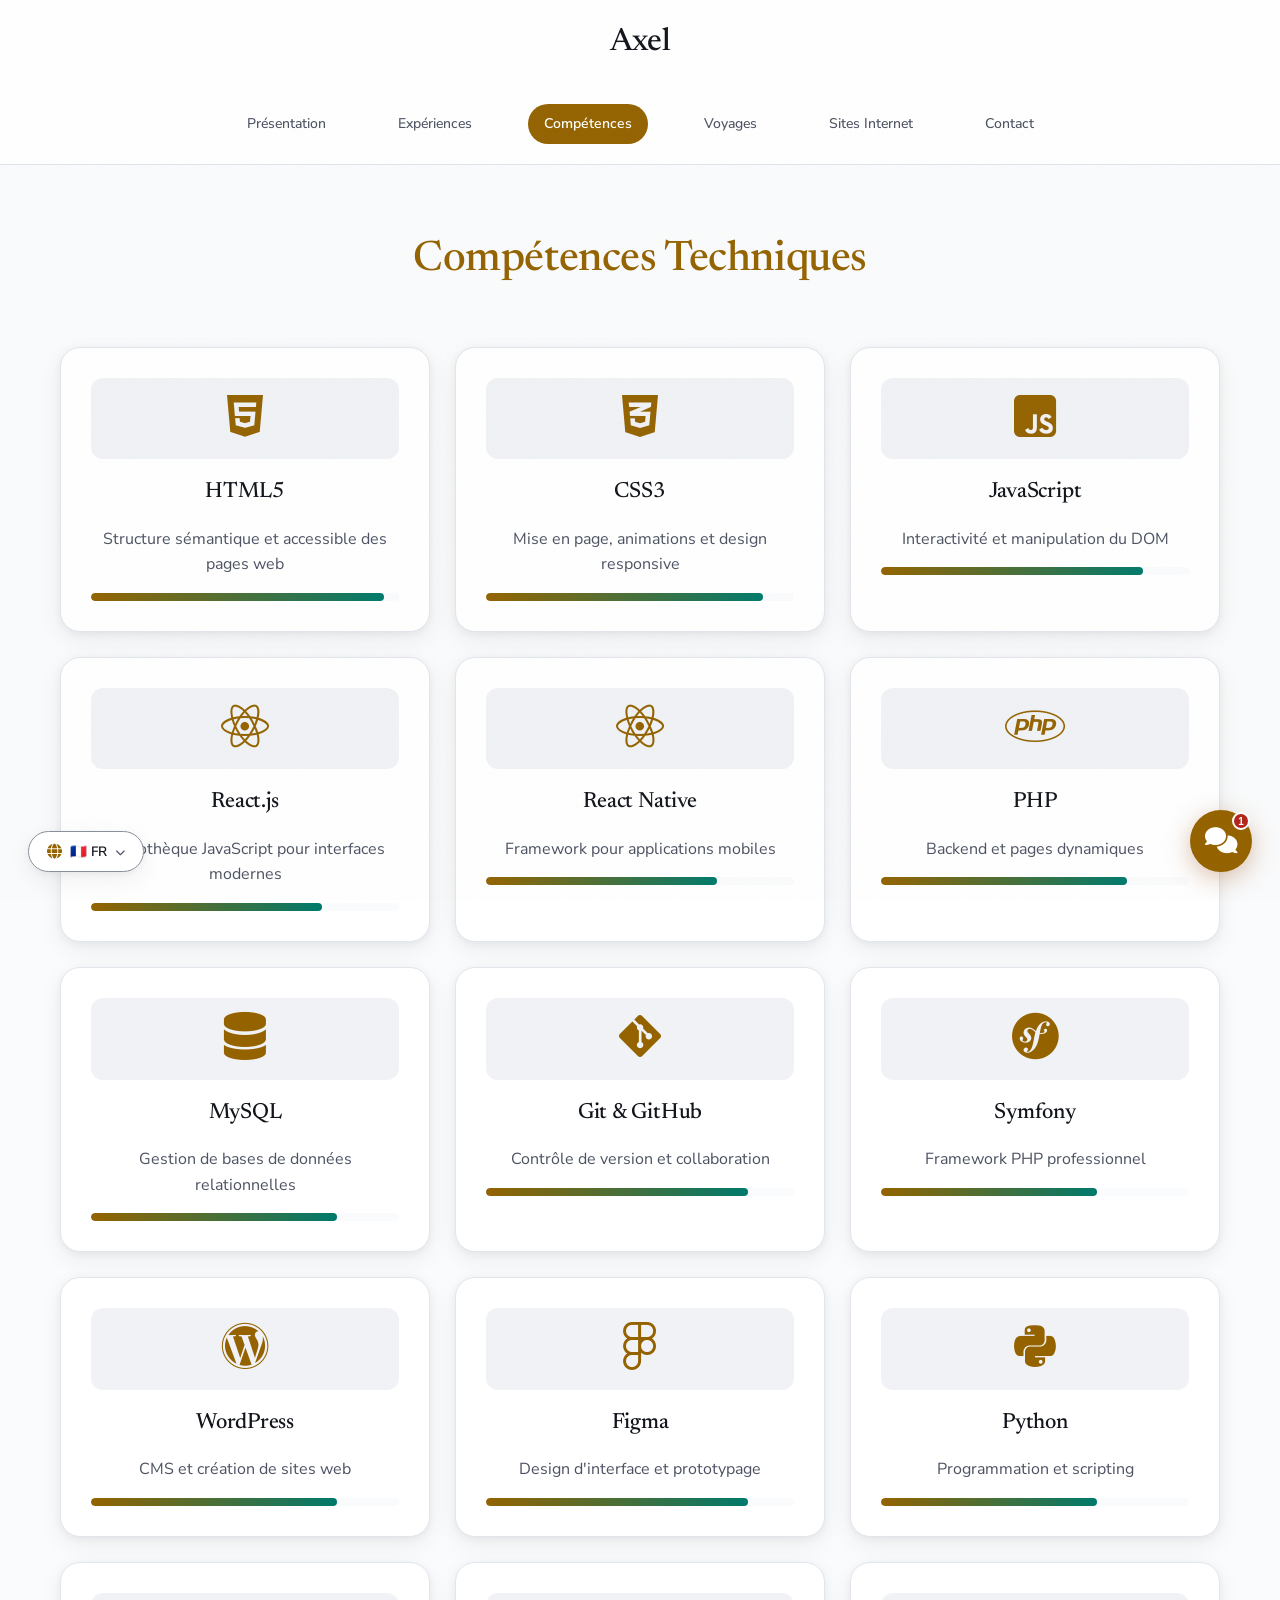
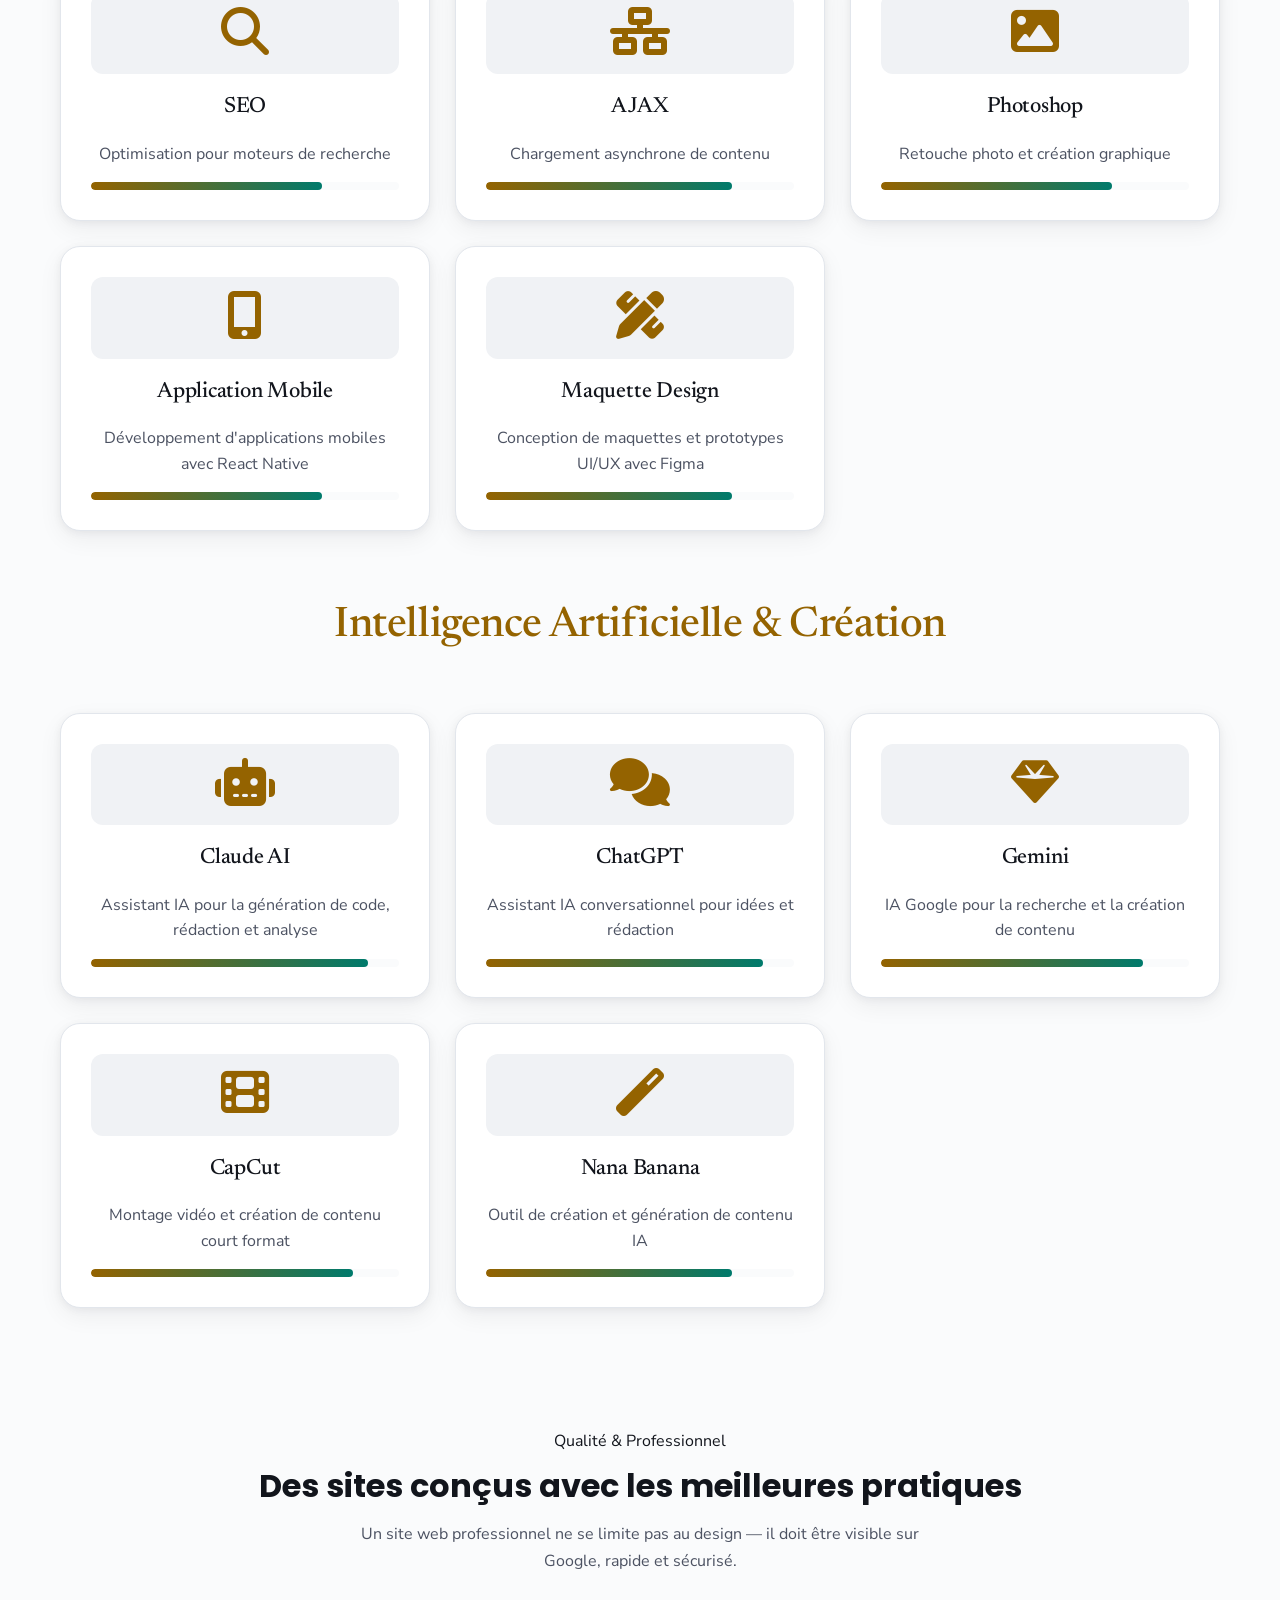
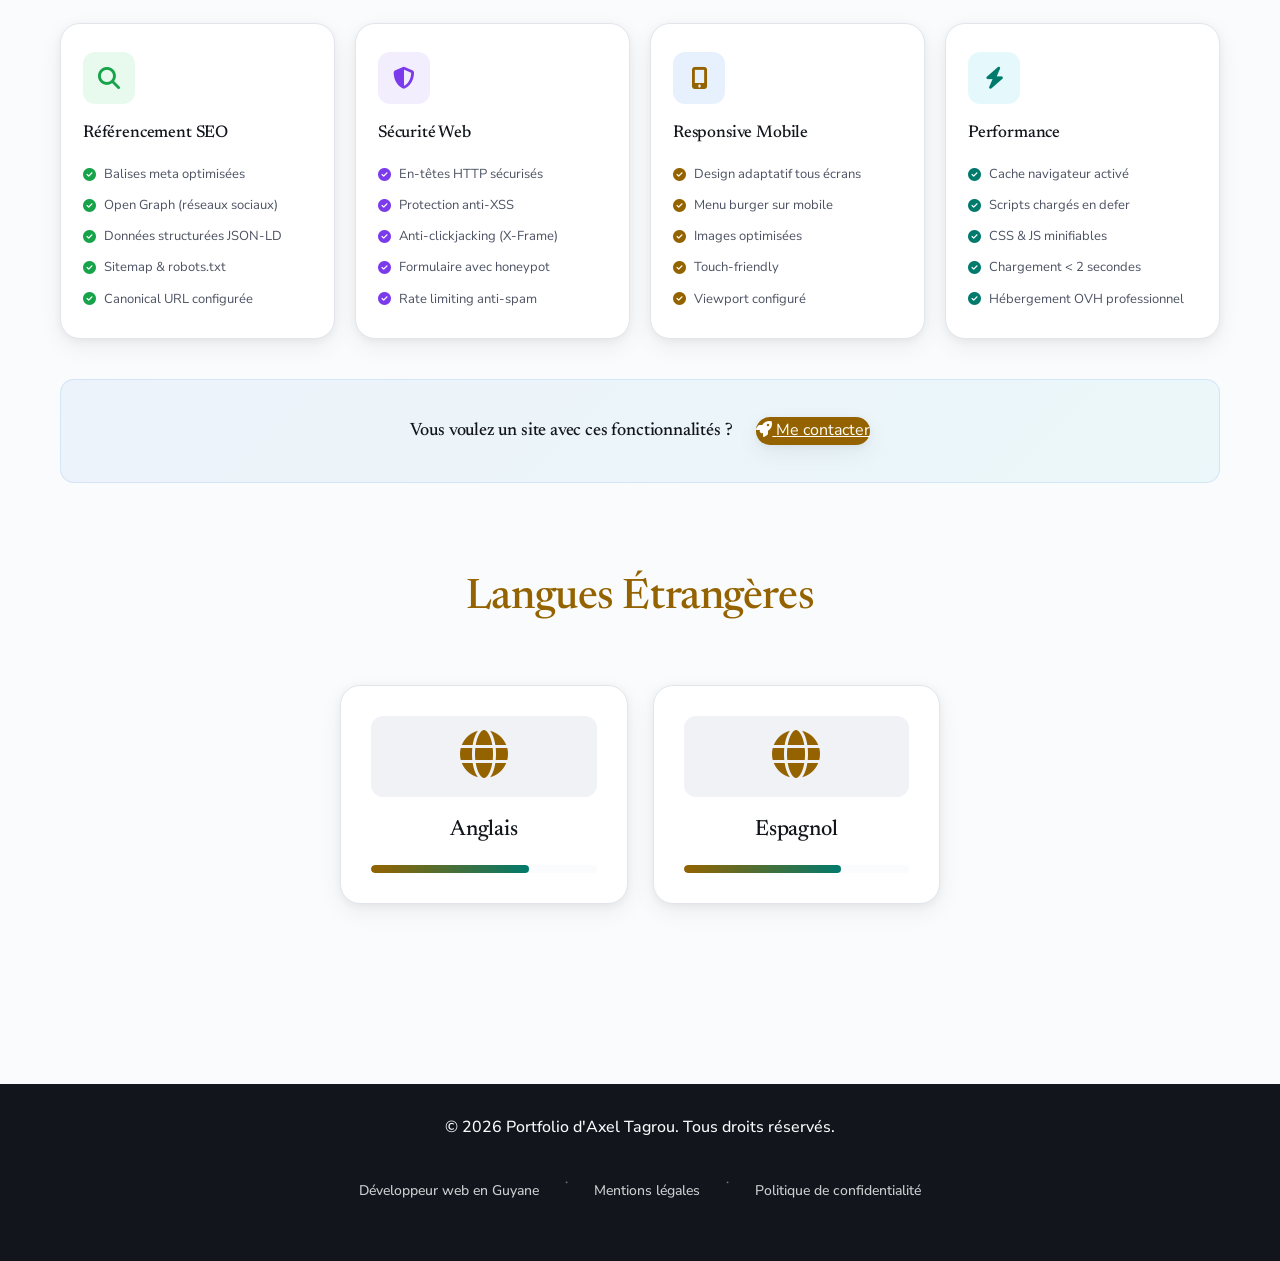
<file: compétence.html>
<!DOCTYPE html>
<html lang="fr">
<head>
    <meta charset="UTF-8">
    <meta name="google-site-verification" content="-nK6KHWu3SV14ouY5qeNkRyW0s2GD8R0PPZKInf9tjQ">
    <meta http-equiv="X-UA-Compatible" content="IE=edge">
    <meta name="viewport" content="width=device-width, initial-scale=1.0">
    <meta name="description" content="Compétences d'Axel : HTML, CSS, JavaScript, React, PHP, Symfony, MySQL, Figma, IA, application mobile et maquette design. Développeur web full stack.">
    <meta name="author" content="Axel Tagrou">
    <meta name="robots" content="index, follow">
<link rel="canonical" href="https://www.axeltagrou.fr/comp%C3%A9tence.html">
<meta property="og:type" content="website">
    <meta property="og:title" content="Compétences - Axel Tagrou Développeur Web & IA">
    <meta property="og:description" content="Toutes les compétences d'Axel : développement web, IA, application mobile, maquette design.">
    <meta property="og:url" content="https://www.axeltagrou.fr/comp%C3%A9tence.html">
    <meta property="og:image" content="https://www.axeltagrou.fr/img/Axel2.jpg">
    <meta property="og:locale" content="fr_FR">
    <meta property="og:site_name" content="Portfolio Axel">
    <meta name="twitter:card" content="summary_large_image">
    <meta name="twitter:title" content="Compétences - Axel Tagrou Développeur Web & IA">
    <meta name="twitter:description" content="Compétences d'Axel : développement web, IA, application mobile, maquette design.">
    <meta name="twitter:image" content="https://www.axeltagrou.fr/img/Axel2.jpg">

    <link rel="stylesheet" href="https://cdnjs.cloudflare.com/ajax/libs/font-awesome/6.7.2/css/all.min.css" integrity="sha384-nRgPTkuX86pH8yjPJUAFuASXQSSl2/bBUiNV47vSYpKFxHJhbcrGnmlYpYJMeD7a" crossorigin="anonymous">
    <link rel="preconnect" href="https://fonts.gstatic.com" crossorigin>
    <link href="https://fonts.googleapis.com/css2?family=Newsreader:ital,wght@0,500;1,500&family=Nunito+Sans:wght@400;500;600;700&display=swap" rel="stylesheet">
    <link rel="stylesheet" href="style.css?v=3152d054">
    <link rel="stylesheet" href="chatbox.css?v=621cb522">
    <link rel="stylesheet" href="pages.css?v=103301dd">
    <link rel="stylesheet" href="i18n.css?v=a781add4">

    <script defer src="script.js?v=8989bb23"></script>
    <script defer src="i18n.js?v=c6c3b8b3"></script>

    <title>Compétences - Axel Portfolio</title>

    <style>
        /* ── Section Qualité & Professionnel ── */
        .qual-section {
            padding: 60px 0;
            margin-bottom: 20px;
        }

        .qual-header {
            text-align: center;
            margin-bottom: 48px;
        }

        .qual-header h2 {
            font-family: 'Poppins', sans-serif;
            font-size: 32px;
            font-weight: 700;
            color: var(--text-primary);
            margin: 10px 0 14px;
            line-height: 1.3;
        }

        .qual-header p {
            color: var(--text-secondary);
            font-size: 16px;
            max-width: 560px;
            margin: 0 auto;
            line-height: 1.7;
        }

        .tech-grid {
            display: grid;
            grid-template-columns: repeat(4, 1fr);
            gap: 20px;
            margin-bottom: 40px;
        }

        .tech-card {
            background: white;
            border-radius: 14px;
            padding: 28px 22px;
            box-shadow: var(--shadow);
            transition: var(--transition);
            border-top: 4px solid transparent;
        }

        .tech-card:hover {
            transform: translateY(-6px);
            box-shadow: var(--shadow-lg);
        }

        .tech-card--seo    { border-top-color: #16a34a; }
        .tech-card--sec    { border-top-color: #7c3aed; }
        .tech-card--mobile { border-top-color: var(--primary-color); }
        .tech-card--perf   { border-top-color: var(--accent-color); }

        .tech-icon {
            width: 52px;
            height: 52px;
            border-radius: 12px;
            display: flex;
            align-items: center;
            justify-content: center;
            font-size: 22px;
            margin-bottom: 16px;
        }

        .tech-card--seo    .tech-icon { background: rgba(34,197,94,0.1);  color: #16a34a; }
        .tech-card--sec    .tech-icon { background: rgba(139,92,246,0.1); color: #7c3aed; }
        .tech-card--mobile .tech-icon { background: rgba(26,115,232,0.1); color: var(--primary-color); }
        .tech-card--perf   .tech-icon { background: rgba(0,188,212,0.1);  color: var(--accent-color); }

        .tech-card h3 {
            font-family: 'Poppins', sans-serif;
            font-size: 17px;
            font-weight: 700;
            color: var(--text-primary);
            margin: 0 0 14px;
        }

        .tech-list {
            list-style: none;
            padding: 0;
            margin: 0;
            display: flex;
            flex-direction: column;
            gap: 9px;
        }

        .tech-list li {
            display: flex;
            align-items: center;
            gap: 8px;
            font-size: 13px;
            color: var(--text-secondary);
        }

        .tech-card--seo    .tech-list li i { color: #16a34a; }
        .tech-card--sec    .tech-list li i { color: #7c3aed; }
        .tech-card--mobile .tech-list li i { color: var(--primary-color); }
        .tech-card--perf   .tech-list li i { color: var(--accent-color); }

        .tech-cta {
            display: flex;
            align-items: center;
            justify-content: center;
            gap: 24px;
            flex-wrap: wrap;
            padding: 36px 40px;
            background: linear-gradient(135deg, rgba(26,115,232,0.06), rgba(0,188,212,0.06));
            border-radius: 14px;
            border: 1px solid rgba(26,115,232,0.12);
        }

        .tech-cta p {
            font-family: 'Poppins', sans-serif;
            font-size: 18px;
            font-weight: 600;
            color: var(--text-primary);
            margin: 0;
        }

        @media (max-width: 900px) {
            .tech-grid { grid-template-columns: repeat(2, 1fr); }
            .qual-header h2 { font-size: 26px; }
        }

        @media (max-width: 600px) {
            .tech-grid { grid-template-columns: 1fr; }
            .qual-header h2 { font-size: 22px; }
            .tech-cta { flex-direction: column; text-align: center; padding: 28px 20px; }
            .tech-cta p { font-size: 16px; }
        }
    </style>
    <link rel="stylesheet" href="theme.css?v=de28477a">
</head>
<body>
    <header>
        <div class="menuBurguer">
            <span></span>
            <span></span>
            <span></span>
        </div>
        <div class="title">
            <div class="brand">Axel</div>
        </div>
        <nav>
            <a href="index.html">Présentation</a>
            <a href="experience.html">Expériences</a>
            <a href="compétence.html" class="logo">Compétences</a>
            <a href="voyages.html">Voyages</a>
            <a href="sites.html">Sites Internet</a>
            <a href="contact.html">Contact</a>
        </nav>
    </header>

    <main>
        <!-- Compétences Techniques -->
        <section>
            <h1 class="section-title" data-i18n-text="skills_tech">Compétences Techniques</h1>

            <div class="competencies-grid">
                <div class="competency-card">
                    <div class="competency-icon"><i class="fab fa-html5"></i></div>
                    <h3>HTML5</h3>
                    <p data-i18n-text="sk_html5">Structure sémantique et accessible des pages web</p>
                    <div class="proficiency-bar">
                        <div class="proficiency-fill" style="width: 95%"></div>
                    </div>
                </div>

                <div class="competency-card">
                    <div class="competency-icon"><i class="fab fa-css3-alt"></i></div>
                    <h3>CSS3</h3>
                    <p data-i18n-text="sk_css3">Mise en page, animations et design responsive</p>
                    <div class="proficiency-bar">
                        <div class="proficiency-fill" style="width: 90%"></div>
                    </div>
                </div>

                <div class="competency-card">
                    <div class="competency-icon"><i class="fab fa-js-square"></i></div>
                    <h3>JavaScript</h3>
                    <p data-i18n-text="sk_js">Interactivité et manipulation du DOM</p>
                    <div class="proficiency-bar">
                        <div class="proficiency-fill" style="width: 85%"></div>
                    </div>
                </div>

                <div class="competency-card">
                    <div class="competency-icon"><i class="fab fa-react"></i></div>
                    <h3>React.js</h3>
                    <p data-i18n-text="sk_react">Bibliothèque JavaScript pour interfaces modernes</p>
                    <div class="proficiency-bar">
                        <div class="proficiency-fill" style="width: 75%"></div>
                    </div>
                </div>

                <div class="competency-card">
                    <div class="competency-icon"><i class="fab fa-react"></i></div>
                    <h3>React Native</h3>
                    <p data-i18n-text="sk_rn">Framework pour applications mobiles</p>
                    <div class="proficiency-bar">
                        <div class="proficiency-fill" style="width: 75%"></div>
                    </div>
                </div>

                <div class="competency-card">
                    <div class="competency-icon"><i class="fab fa-php"></i></div>
                    <h3>PHP</h3>
                    <p data-i18n-text="sk_php">Backend et pages dynamiques</p>
                    <div class="proficiency-bar">
                        <div class="proficiency-fill" style="width: 80%"></div>
                    </div>
                </div>

                <div class="competency-card">
                    <div class="competency-icon"><i class="fas fa-database"></i></div>
                    <h3>MySQL</h3>
                    <p data-i18n-text="sk_mysql">Gestion de bases de données relationnelles</p>
                    <div class="proficiency-bar">
                        <div class="proficiency-fill" style="width: 80%"></div>
                    </div>
                </div>

                <div class="competency-card">
                    <div class="competency-icon"><i class="fab fa-git-alt"></i></div>
                    <h3>Git &amp; GitHub</h3>
                    <p data-i18n-text="sk_git">Contrôle de version et collaboration</p>
                    <div class="proficiency-bar">
                        <div class="proficiency-fill" style="width: 85%"></div>
                    </div>
                </div>

                <div class="competency-card">
                    <div class="competency-icon"><i class="fab fa-symfony"></i></div>
                    <h3>Symfony</h3>
                    <p data-i18n-text="sk_symfony">Framework PHP professionnel</p>
                    <div class="proficiency-bar">
                        <div class="proficiency-fill" style="width: 70%"></div>
                    </div>
                </div>

                <div class="competency-card">
                    <div class="competency-icon"><i class="fab fa-wordpress"></i></div>
                    <h3>WordPress</h3>
                    <p data-i18n-text="sk_wp">CMS et création de sites web</p>
                    <div class="proficiency-bar">
                        <div class="proficiency-fill" style="width: 80%"></div>
                    </div>
                </div>

                <div class="competency-card">
                    <div class="competency-icon"><i class="fab fa-figma"></i></div>
                    <h3>Figma</h3>
                    <p data-i18n-text="sk_figma">Design d'interface et prototypage</p>
                    <div class="proficiency-bar">
                        <div class="proficiency-fill" style="width: 85%"></div>
                    </div>
                </div>

                <div class="competency-card">
                    <div class="competency-icon"><i class="fab fa-python"></i></div>
                    <h3>Python</h3>
                    <p data-i18n-text="sk_python">Programmation et scripting</p>
                    <div class="proficiency-bar">
                        <div class="proficiency-fill" style="width: 70%"></div>
                    </div>
                </div>

                <div class="competency-card">
                    <div class="competency-icon"><i class="fas fa-search"></i></div>
                    <h3>SEO</h3>
                    <p data-i18n-text="sk_seo_p">Optimisation pour moteurs de recherche</p>
                    <div class="proficiency-bar">
                        <div class="proficiency-fill" style="width: 75%"></div>
                    </div>
                </div>

                <div class="competency-card">
                    <div class="competency-icon"><i class="fas fa-network-wired"></i></div>
                    <h3>AJAX</h3>
                    <p data-i18n-text="sk_ajax">Chargement asynchrone de contenu</p>
                    <div class="proficiency-bar">
                        <div class="proficiency-fill" style="width: 80%"></div>
                    </div>
                </div>

                <div class="competency-card">
                    <div class="competency-icon"><i class="fas fa-image"></i></div>
                    <h3>Photoshop</h3>
                    <p data-i18n-text="sk_ps">Retouche photo et création graphique</p>
                    <div class="proficiency-bar">
                        <div class="proficiency-fill" style="width: 75%"></div>
                    </div>
                </div>

                <div class="competency-card">
                    <div class="competency-icon"><i class="fas fa-mobile-alt"></i></div>
                    <h3 data-i18n-text="sk_mobile_h3">Application Mobile</h3>
                    <p data-i18n-text="sk_mobile_p">Développement d'applications mobiles avec React Native</p>
                    <div class="proficiency-bar">
                        <div class="proficiency-fill" style="width: 75%"></div>
                    </div>
                </div>

                <div class="competency-card">
                    <div class="competency-icon"><i class="fas fa-pencil-ruler"></i></div>
                    <h3 data-i18n-text="sk_mockup_h3">Maquette Design</h3>
                    <p data-i18n-text="sk_mockup_p">Conception de maquettes et prototypes UI/UX avec Figma</p>
                    <div class="proficiency-bar">
                        <div class="proficiency-fill" style="width: 80%"></div>
                    </div>
                </div>
            </div>
        </section>

        <!-- Intelligence Artificielle & Création -->
        <section>
            <h2 class="section-title" data-i18n-text="skills_ai">Intelligence Artificielle &amp; Création</h2>

            <div class="competencies-grid">
                <div class="competency-card">
                    <div class="competency-icon"><i class="fas fa-robot"></i></div>
                    <h3>Claude AI</h3>
                    <p data-i18n-text="sk_claude">Assistant IA pour la génération de code, rédaction et analyse</p>
                    <div class="proficiency-bar">
                        <div class="proficiency-fill" style="width: 90%"></div>
                    </div>
                </div>

                <div class="competency-card">
                    <div class="competency-icon"><i class="fas fa-comments"></i></div>
                    <h3>ChatGPT</h3>
                    <p data-i18n-text="sk_chatgpt">Assistant IA conversationnel pour idées et rédaction</p>
                    <div class="proficiency-bar">
                        <div class="proficiency-fill" style="width: 90%"></div>
                    </div>
                </div>

                <div class="competency-card">
                    <div class="competency-icon"><i class="fas fa-gem"></i></div>
                    <h3>Gemini</h3>
                    <p data-i18n-text="sk_gemini">IA Google pour la recherche et la création de contenu</p>
                    <div class="proficiency-bar">
                        <div class="proficiency-fill" style="width: 85%"></div>
                    </div>
                </div>

                <div class="competency-card">
                    <div class="competency-icon"><i class="fas fa-film"></i></div>
                    <h3>CapCut</h3>
                    <p data-i18n-text="sk_capcut">Montage vidéo et création de contenu court format</p>
                    <div class="proficiency-bar">
                        <div class="proficiency-fill" style="width: 85%"></div>
                    </div>
                </div>

                <div class="competency-card">
                    <div class="competency-icon"><i class="fas fa-magic"></i></div>
                    <h3>Nana Banana</h3>
                    <p data-i18n-text="sk_nana">Outil de création et génération de contenu IA</p>
                    <div class="proficiency-bar">
                        <div class="proficiency-fill" style="width: 80%"></div>
                    </div>
                </div>
            </div>
        </section>

        <!-- Qualité & Professionnel -->
        <section class="qual-section">
            <div class="qual-header">
                <span class="section-label" data-i18n-text="qual_label">Qualité &amp; Professionnel</span>
                <h2 data-i18n-text="qual_h2">Des sites conçus avec les meilleures pratiques</h2>
                <p data-i18n-text="qual_p">Un site web professionnel ne se limite pas au design — il doit être visible sur Google, rapide et sécurisé.</p>
            </div>

            <div class="tech-grid">
                <div class="tech-card tech-card--seo">
                    <div class="tech-icon"><i class="fas fa-search"></i></div>
                    <h3 data-i18n-text="tech_seo">Référencement SEO</h3>
                    <ul class="tech-list">
                        <li><i class="fas fa-check-circle"></i> <span data-i18n-text="seo_li1">Balises meta optimisées</span></li>
                        <li><i class="fas fa-check-circle"></i> <span data-i18n-text="seo_li2">Open Graph (réseaux sociaux)</span></li>
                        <li><i class="fas fa-check-circle"></i> <span data-i18n-text="seo_li3">Données structurées JSON-LD</span></li>
                        <li><i class="fas fa-check-circle"></i> <span data-i18n-text="seo_li4">Sitemap &amp; robots.txt</span></li>
                        <li><i class="fas fa-check-circle"></i> <span data-i18n-text="seo_li5">Canonical URL configurée</span></li>
                    </ul>
                </div>

                <div class="tech-card tech-card--sec">
                    <div class="tech-icon"><i class="fas fa-shield-alt"></i></div>
                    <h3 data-i18n-text="tech_sec">Sécurité Web</h3>
                    <ul class="tech-list">
                        <li><i class="fas fa-check-circle"></i> <span data-i18n-text="sec_li1">En-têtes HTTP sécurisés</span></li>
                        <li><i class="fas fa-check-circle"></i> <span data-i18n-text="sec_li2">Protection anti-XSS</span></li>
                        <li><i class="fas fa-check-circle"></i> <span data-i18n-text="sec_li3">Anti-clickjacking (X-Frame)</span></li>
                        <li><i class="fas fa-check-circle"></i> <span data-i18n-text="sec_li4">Formulaire avec honeypot</span></li>
                        <li><i class="fas fa-check-circle"></i> <span data-i18n-text="sec_li5">Rate limiting anti-spam</span></li>
                    </ul>
                </div>

                <div class="tech-card tech-card--mobile">
                    <div class="tech-icon"><i class="fas fa-mobile-alt"></i></div>
                    <h3 data-i18n-text="tech_mobile">Responsive Mobile</h3>
                    <ul class="tech-list">
                        <li><i class="fas fa-check-circle"></i> <span data-i18n-text="mob_li1">Design adaptatif tous écrans</span></li>
                        <li><i class="fas fa-check-circle"></i> <span data-i18n-text="mob_li2">Menu burger sur mobile</span></li>
                        <li><i class="fas fa-check-circle"></i> <span data-i18n-text="mob_li3">Images optimisées</span></li>
                        <li><i class="fas fa-check-circle"></i> <span data-i18n-text="mob_li4">Touch-friendly</span></li>
                        <li><i class="fas fa-check-circle"></i> <span data-i18n-text="mob_li5">Viewport configuré</span></li>
                    </ul>
                </div>

                <div class="tech-card tech-card--perf">
                    <div class="tech-icon"><i class="fas fa-bolt"></i></div>
                    <h3 data-i18n-text="tech_perf">Performance</h3>
                    <ul class="tech-list">
                        <li><i class="fas fa-check-circle"></i> <span data-i18n-text="perf_li1">Cache navigateur activé</span></li>
                        <li><i class="fas fa-check-circle"></i> <span data-i18n-text="perf_li2">Scripts chargés en defer</span></li>
                        <li><i class="fas fa-check-circle"></i> <span data-i18n-text="perf_li3">CSS &amp; JS minifiables</span></li>
                        <li><i class="fas fa-check-circle"></i> <span data-i18n-text="perf_li4">Chargement &lt; 2 secondes</span></li>
                        <li><i class="fas fa-check-circle"></i> <span data-i18n-text="perf_li5">Hébergement OVH professionnel</span></li>
                    </ul>
                </div>
            </div>

            <div class="tech-cta">
                <p data-i18n-text="qual_cta">Vous voulez un site avec ces fonctionnalités ?</p>
                <a href="contact.html" class="submit-btn">
                    <i class="fas fa-rocket"></i> <span data-i18n-text="cta_btn">Obtenir mon site</span>
                </a>
            </div>
        </section>

        <!-- Langues Étrangères -->
        <section>
            <h2 class="section-title" data-i18n-text="skills_lang">Langues Étrangères</h2>

            <div class="competencies-grid" style="max-width: 600px; margin: 0 auto;">
                <div class="competency-card">
                    <div class="competency-icon"><i class="fas fa-globe"></i></div>
                    <h3 data-i18n-text="lang_en">Anglais</h3>
                    <div class="proficiency-bar" style="margin-top: 10px;">
                        <div class="proficiency-fill" style="width: 70%"></div>
                    </div>
                </div>

                <div class="competency-card">
                    <div class="competency-icon"><i class="fas fa-globe"></i></div>
                    <h3 data-i18n-text="lang_es">Espagnol</h3>
                    <div class="proficiency-bar" style="margin-top: 10px;">
                        <div class="proficiency-fill" style="width: 70%"></div>
                    </div>
                </div>
            </div>
        </section>
    </main>

    <footer>
        <p>&copy; 2026 Portfolio d'Axel Tagrou. Tous droits réservés.</p>
        <nav class="footer-legal" aria-label="Liens légaux">
            <a href="developpeur-web-guyane.html">Développeur web en Guyane</a>
            <span aria-hidden="true">·</span>
            <a href="mentions-legales.html" data-i18n-text="footer_legal">Mentions légales</a>
            <span aria-hidden="true">·</span>
            <a href="politique-confidentialite.html" data-i18n-text="footer_privacy">Politique de confidentialité</a>
        </nav>
    </footer>
    <script src="chatbox.js?v=a498bb5c"></script>
</body>
</html>
</file>
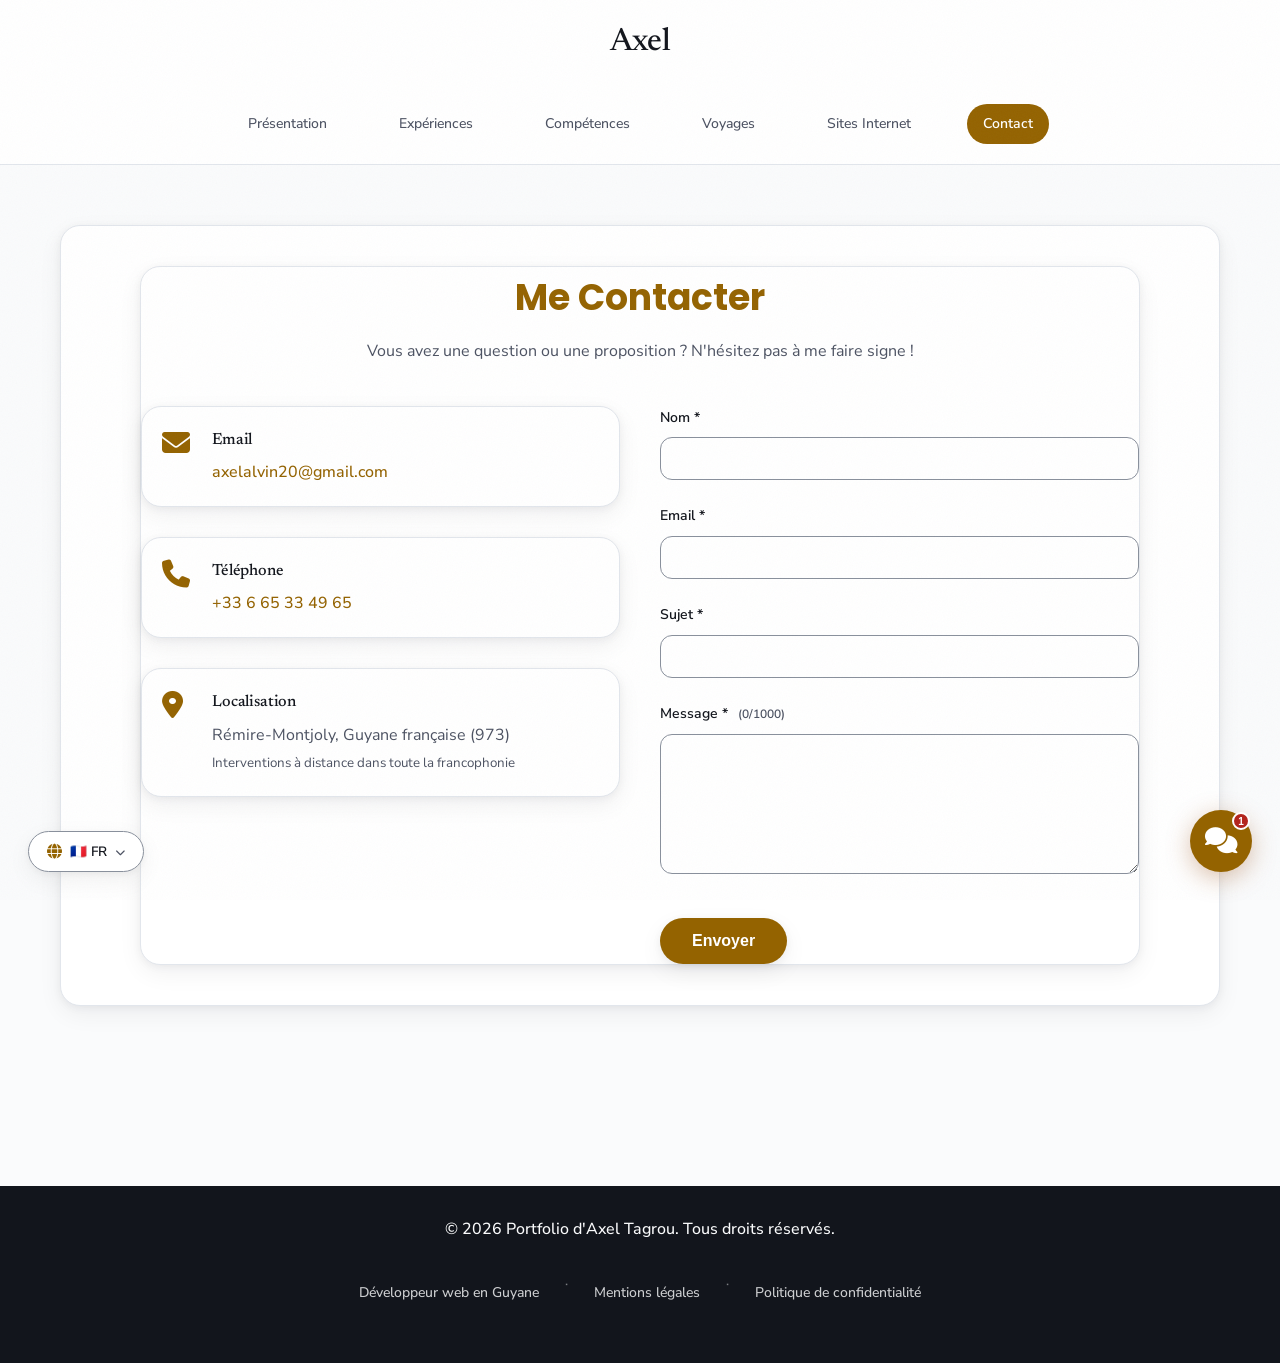
<file: contact.html>
﻿<!DOCTYPE html>
<html lang="fr">
<head>
    <meta charset="UTF-8">
    <meta name="google-site-verification" content="-nK6KHWu3SV14ouY5qeNkRyW0s2GD8R0PPZKInf9tjQ">
    <meta http-equiv="X-UA-Compatible" content="IE=edge">
    <meta name="viewport" content="width=device-width, initial-scale=1.0">
    <meta name="description" content="Contactez Axel Tagrou, développeur web full stack & IA. Disponible pour vos projets de sites web, applications mobiles et maquettes design.">
    <meta name="author" content="Axel Tagrou">
    <meta name="robots" content="index, follow">
<link rel="canonical" href="https://www.axeltagrou.fr/contact.html">
<meta property="og:type" content="website">
    <meta property="og:title" content="Contact - Axel Tagrou Développeur Web & IA">
    <meta property="og:description" content="Contactez Axel Tagrou pour vos projets de sites web, applications mobiles et maquettes design.">
    <meta property="og:url" content="https://www.axeltagrou.fr/contact.html">
    <meta property="og:image" content="https://www.axeltagrou.fr/img/Axel2.jpg">
    <meta property="og:locale" content="fr_FR">
    <meta property="og:site_name" content="Portfolio Axel">
    <meta name="twitter:card" content="summary_large_image">
    <meta name="twitter:title" content="Contact - Axel Tagrou Développeur Web & IA">
    <meta name="twitter:description" content="Contactez Axel Tagrou pour vos projets web, applications mobiles et maquettes design.">
    <meta name="twitter:image" content="https://www.axeltagrou.fr/img/Axel2.jpg">

    <link rel="stylesheet" href="https://cdnjs.cloudflare.com/ajax/libs/font-awesome/6.7.2/css/all.min.css" integrity="sha384-nRgPTkuX86pH8yjPJUAFuASXQSSl2/bBUiNV47vSYpKFxHJhbcrGnmlYpYJMeD7a" crossorigin="anonymous">
    <link rel="preconnect" href="https://fonts.gstatic.com" crossorigin>
    <link href="https://fonts.googleapis.com/css2?family=Newsreader:ital,wght@0,500;1,500&family=Nunito+Sans:wght@400;500;600;700&display=swap" rel="stylesheet">
    <link rel="stylesheet" href="style.css?v=3152d054">
    <link rel="stylesheet" href="chatbox.css?v=621cb522">
    <link rel="stylesheet" href="contact.css?v=df2443bc">
    <link rel="stylesheet" href="i18n.css?v=a781add4">
    <link rel="stylesheet" href="theme.css?v=de28477a">

    <script defer src="script.js?v=8989bb23"></script>
    <script defer src="contact.js?v=076bb05e"></script>
    <script defer src="i18n.js?v=c6c3b8b3"></script>
    
    <title>Contact - Axel Portfolio</title>
</head>
<body>
    <header>
        <div class="menuBurguer">
            <span></span>
            <span></span>
            <span></span>
        </div>
        <div class="title">
            <div class="brand">Axel</div>
        </div>
        <nav>
            <a href="index.html">Présentation</a>
            <a href="experience.html">Expériences</a>
            <a href="compétence.html">Compétences</a>
            <a href="voyages.html">Voyages</a>
            <a href="sites.html">Sites Internet</a>
            <a href="contact.html" class="logo">Contact</a>
        </nav>
    </header>

    <main>
        <section class="contact-section">
            <div class="contact-container">
                <h1 data-i18n-text="contact_title">Me Contacter</h1>
                <p class="subtitle" data-i18n-text="contact_sub">Vous avez une question ou une proposition ? N'hésitez pas à me faire signe !</p>
                
                <div class="contact-content">
                    <div class="contact-info">
                        <div class="info-item">
                            <i class="fas fa-envelope"></i>
                            <div>
                                <h3>Email</h3>
                                <p><a href="mailto:axelalvin20@gmail.com">axelalvin20@gmail.com</a></p>
                            </div>
                        </div>
                        
                        <div class="info-item">
                            <i class="fas fa-phone"></i>
                            <div>
                                <h3 data-i18n-text="contact_phone">Téléphone</h3>
                                <p><a href="tel:+33665334965">+33 6 65 33 49 65</a></p>
                            </div>
                        </div>

                        <div class="info-item">
                            <i class="fas fa-map-marker-alt"></i>
                            <div>
                                <h3 data-i18n-text="contact_location">Localisation</h3>
                                <p>Rémire-Montjoly, Guyane française (973)<br><small>Interventions à distance dans toute la francophonie</small></p>
                            </div>
                        </div>
                    </div>

                    <form id="contactForm" class="contact-form" method="POST" action="send-mail.php" novalidate>
                        <!-- Honeypot anti-bot (invisible pour les humains) -->
                        <div class="honeypot" aria-hidden="true">
                            <input type="text" name="website" id="website" tabindex="-1" autocomplete="off">
                        </div>

                        <div class="form-group">
                            <label for="name" data-i18n-label="form_name">Nom *</label>
                            <input type="text" id="name" name="name" maxlength="100" required>
                            <span class="field-error" id="nameError"></span>
                        </div>

                        <div class="form-group">
                            <label for="email" data-i18n-label="form_email">Email *</label>
                            <input type="email" id="email" name="email" maxlength="150" required>
                            <span class="field-error" id="emailError"></span>
                        </div>

                        <div class="form-group">
                            <label for="subject" data-i18n-label="form_subject">Sujet *</label>
                            <input type="text" id="subject" name="subject" maxlength="150" required>
                            <span class="field-error" id="subjectError"></span>
                        </div>

                        <div class="form-group">
                            <label for="message">Message * <small id="charCount" class="char-count">(0/1000)</small></label>
                            <textarea id="message" name="message" rows="6" maxlength="1000" required></textarea>
                            <span class="field-error" id="messageError"></span>
                        </div>

                        <div id="formAlert"></div>
                        <button type="submit" class="submit-btn" id="submitBtn" data-i18n-text="form_send">Envoyer</button>
                    </form>
                </div>
            </div>
        </section>
    </main>

    <footer>
        <p>&copy; 2026 Portfolio d'Axel Tagrou. Tous droits réservés.</p>
        <nav class="footer-legal" aria-label="Liens légaux">
            <a href="developpeur-web-guyane.html">Développeur web en Guyane</a>
            <span aria-hidden="true">·</span>
            <a href="mentions-legales.html" data-i18n-text="footer_legal">Mentions légales</a>
            <span aria-hidden="true">·</span>
            <a href="politique-confidentialite.html" data-i18n-text="footer_privacy">Politique de confidentialité</a>
        </nav>
    </footer>
    <script src="chatbox.js?v=a498bb5c"></script>
</body>
</html>
</file>
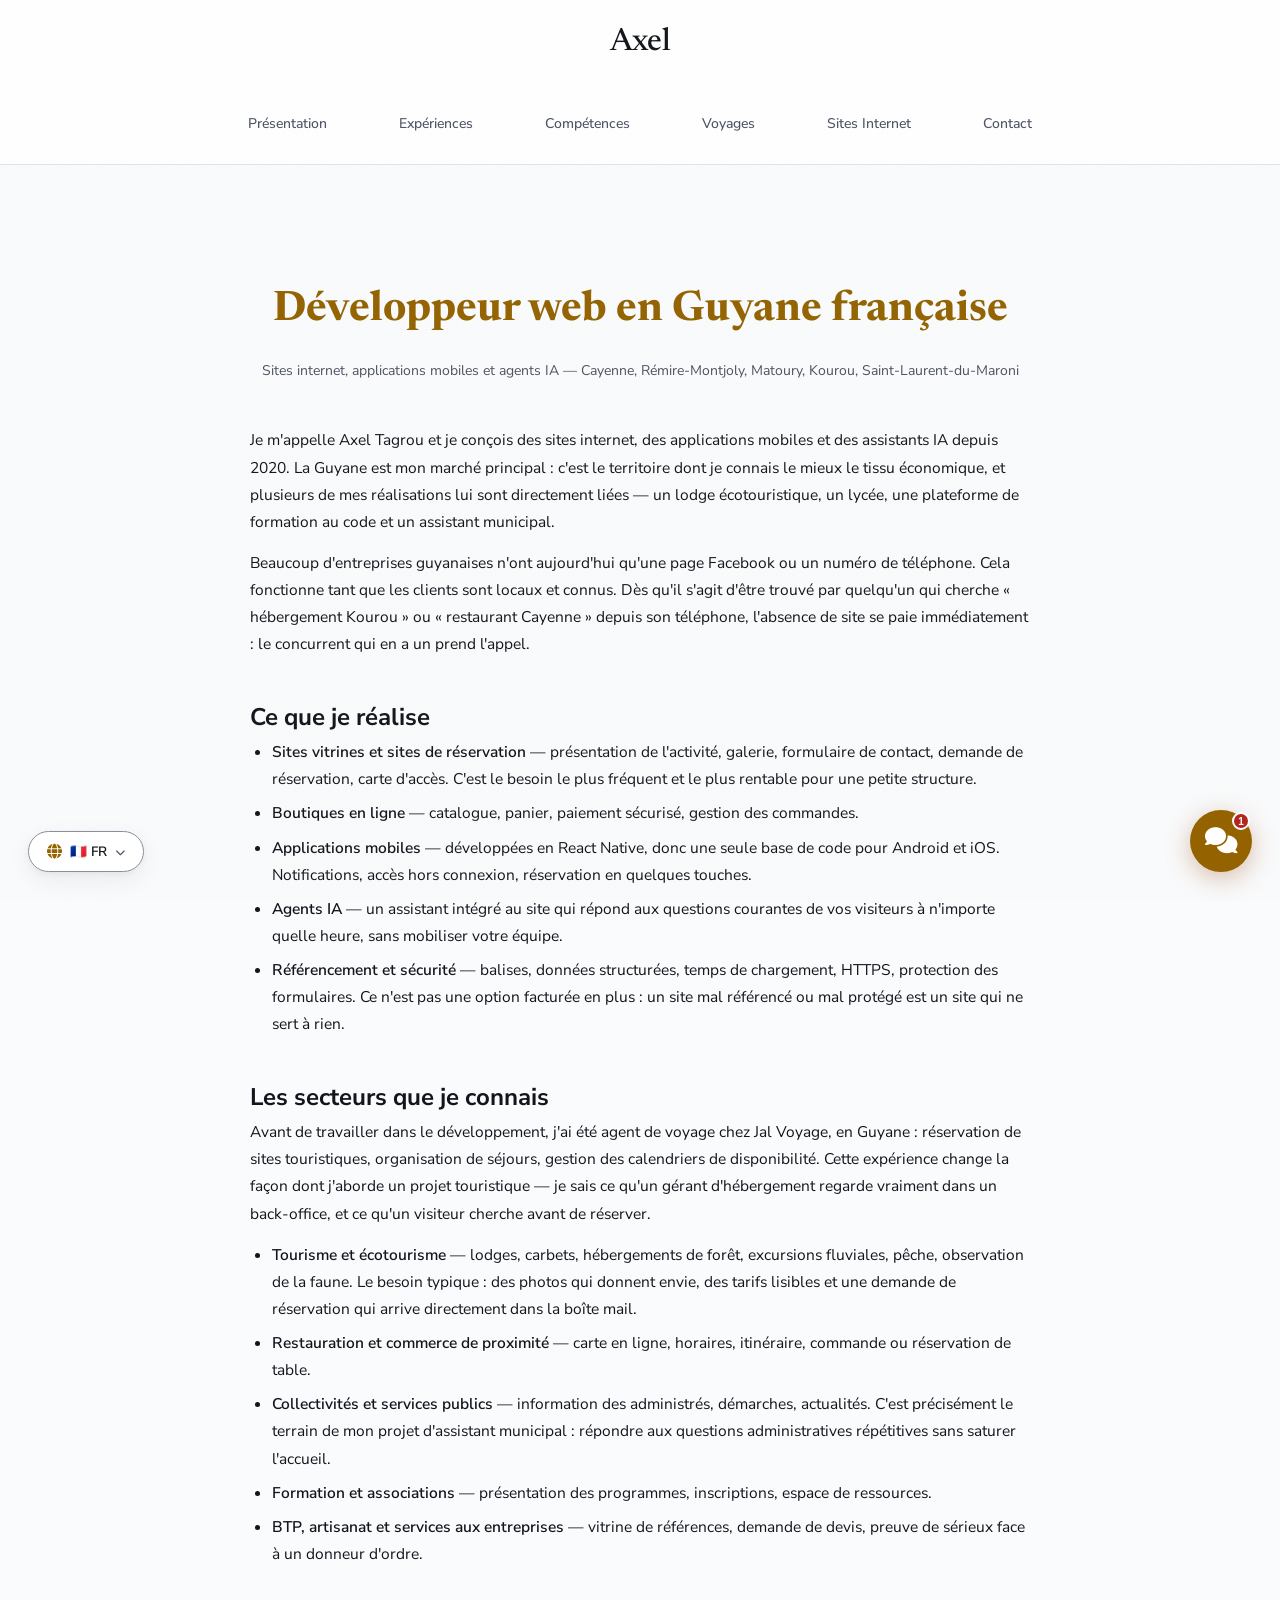
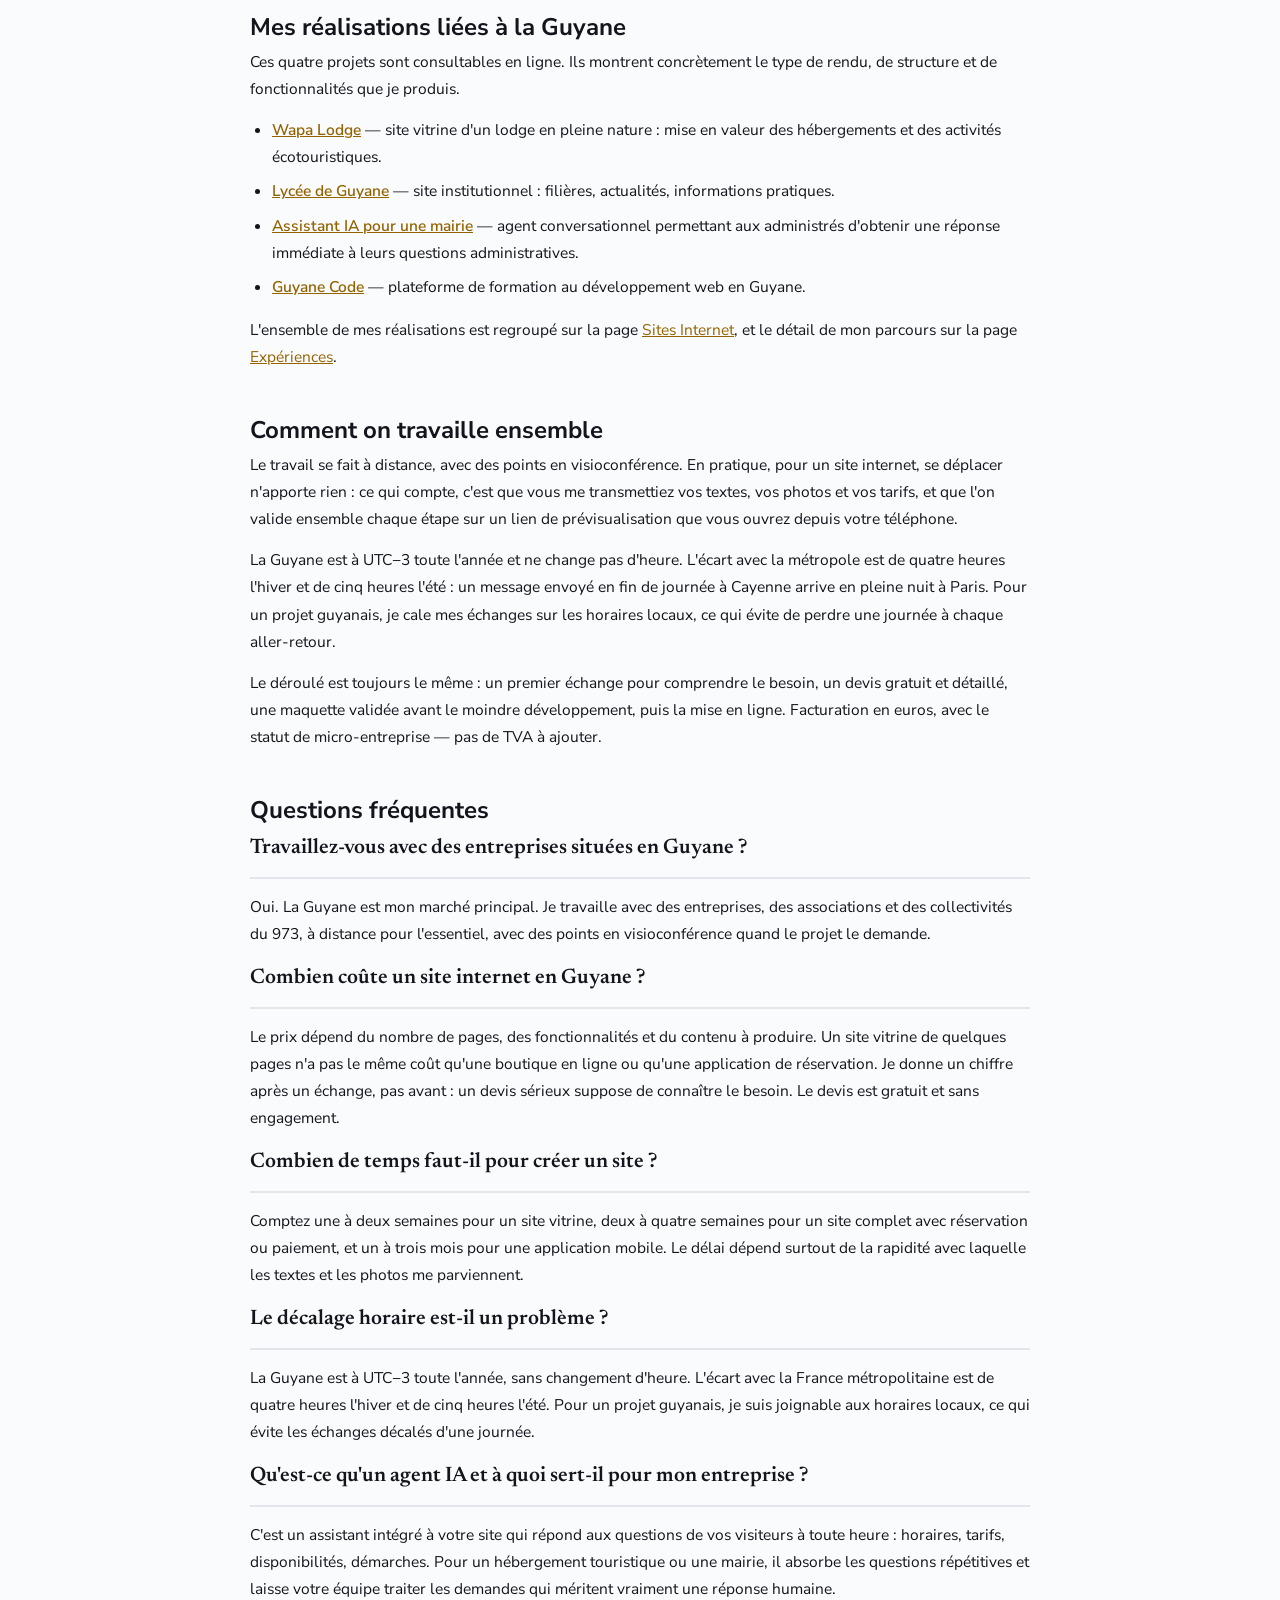
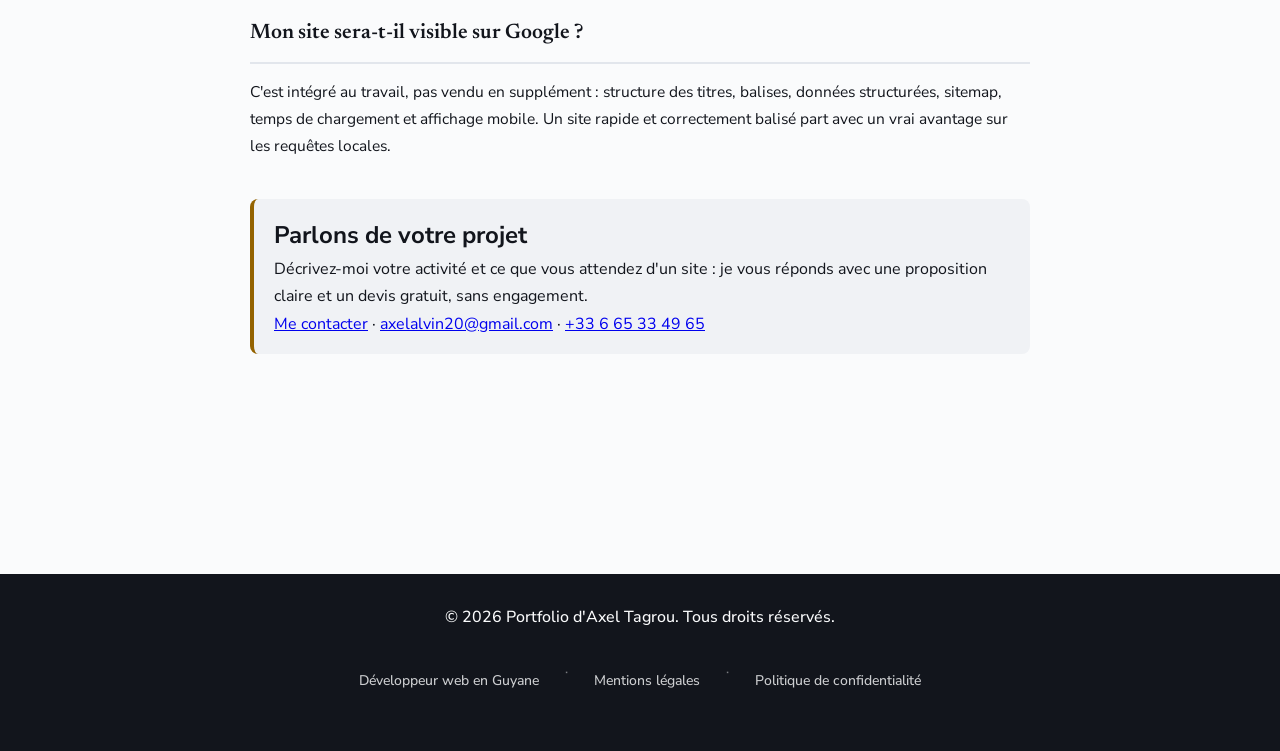
<file: developpeur-web-guyane.html>
<!DOCTYPE html>
<html lang="fr">
<head>
    <meta charset="UTF-8">
    <meta name="google-site-verification" content="-nK6KHWu3SV14ouY5qeNkRyW0s2GD8R0PPZKInf9tjQ">
    <meta http-equiv="X-UA-Compatible" content="IE=edge">
    <meta name="viewport" content="width=device-width, initial-scale=1.0">
    <meta name="description" content="Développeur web en Guyane française : création de site internet, application mobile et agent IA pour les entreprises, le tourisme et les collectivités du 973.">
    <meta name="author" content="Axel Tagrou">
    <meta name="robots" content="index, follow">
    <link rel="canonical" href="https://www.axeltagrou.fr/developpeur-web-guyane.html">
    <meta property="og:type" content="website">
    <meta property="og:title" content="Développeur web en Guyane française — Axel Tagrou">
    <meta property="og:description" content="Création de sites internet, applications mobiles et agents IA pour les entreprises, le tourisme et les collectivités de Guyane.">
    <meta property="og:url" content="https://www.axeltagrou.fr/developpeur-web-guyane.html">
    <meta property="og:image" content="https://www.axeltagrou.fr/img/Axel2.jpg">
    <meta property="og:locale" content="fr_FR">
    <meta property="og:site_name" content="Portfolio Axel">
    <meta name="twitter:card" content="summary_large_image">
    <meta name="twitter:title" content="Développeur web en Guyane française — Axel Tagrou">
    <meta name="twitter:description" content="Sites internet, applications mobiles et agents IA pour les entreprises et collectivités de Guyane.">
    <meta name="twitter:image" content="https://www.axeltagrou.fr/img/Axel2.jpg">

    <link rel="stylesheet" href="https://cdnjs.cloudflare.com/ajax/libs/font-awesome/6.7.2/css/all.min.css" integrity="sha384-nRgPTkuX86pH8yjPJUAFuASXQSSl2/bBUiNV47vSYpKFxHJhbcrGnmlYpYJMeD7a" crossorigin="anonymous">
    <link rel="preconnect" href="https://fonts.gstatic.com" crossorigin>
    <link href="https://fonts.googleapis.com/css2?family=Newsreader:ital,wght@0,500;1,500&family=Nunito+Sans:wght@400;500;600;700&display=swap" rel="stylesheet">
    <link rel="stylesheet" href="style.css?v=3152d054">
    <link rel="stylesheet" href="chatbox.css?v=621cb522">
    <link rel="stylesheet" href="pages.css?v=103301dd">
    <link rel="stylesheet" href="legal.css?v=7ee2832a">
    <link rel="stylesheet" href="i18n.css?v=a781add4">
    <link rel="stylesheet" href="theme.css?v=de28477a">

    <script defer src="script.js?v=8989bb23"></script>
    <script defer src="i18n.js?v=c6c3b8b3"></script>

    <title>Développeur web Guyane française | Création de site internet</title>

    <script type="application/ld+json">
    {
      "@context": "https://schema.org",
      "@type": "BreadcrumbList",
      "itemListElement": [
        { "@type": "ListItem", "position": 1, "name": "Accueil", "item": "https://www.axeltagrou.fr/" },
        { "@type": "ListItem", "position": 2, "name": "Développeur web en Guyane française", "item": "https://www.axeltagrou.fr/developpeur-web-guyane.html" }
      ]
    }
    </script>

    <script type="application/ld+json">
    {
      "@context": "https://schema.org",
      "@type": "ProfessionalService",
      "name": "Axel Tagrou — Développeur web & IA",
      "url": "https://www.axeltagrou.fr/developpeur-web-guyane.html",
      "image": "https://www.axeltagrou.fr/img/Axel2.jpg",
      "email": "axelalvin20@gmail.com",
      "telephone": "+33665334965",
      "priceRange": "€€",
      "currenciesAccepted": "EUR",
      "founder": { "@type": "Person", "name": "Axel Tagrou" },
      "address": {
        "@type": "PostalAddress",
        "addressLocality": "Rémire-Montjoly",
        "addressRegion": "Guyane",
        "addressCountry": "GF"
      },
      "areaServed": [
        { "@type": "AdministrativeArea", "name": "Guyane française" },
        { "@type": "City", "name": "Cayenne" },
        { "@type": "City", "name": "Rémire-Montjoly" },
        { "@type": "City", "name": "Matoury" },
        { "@type": "City", "name": "Kourou" },
        { "@type": "City", "name": "Saint-Laurent-du-Maroni" }
      ],
      "knowsAbout": [
        "Création de site internet",
        "Développement web full stack",
        "Application mobile",
        "Agent conversationnel et intelligence artificielle",
        "Référencement naturel SEO",
        "Sécurité des applications web"
      ],
      "sameAs": [
        "https://www.linkedin.com/in/axel-tagrou-208334155/",
        "https://github.com/alvin120"
      ]
    }
    </script>

    <script type="application/ld+json">
    {
      "@context": "https://schema.org",
      "@type": "FAQPage",
      "mainEntity": [
        {
          "@type": "Question",
          "name": "Travaillez-vous avec des entreprises situées en Guyane ?",
          "acceptedAnswer": {
            "@type": "Answer",
            "text": "Oui. La Guyane est mon marché principal. Je travaille avec des entreprises, des associations et des collectivités du 973, à distance pour l'essentiel, avec des points en visioconférence quand le projet le demande."
          }
        },
        {
          "@type": "Question",
          "name": "Combien coûte un site internet en Guyane ?",
          "acceptedAnswer": {
            "@type": "Answer",
            "text": "Le prix dépend du nombre de pages, des fonctionnalités et du contenu à produire. Un site vitrine de quelques pages n'a pas le même coût qu'une boutique en ligne ou qu'une application de réservation. Je donne un chiffre après un échange, pas avant : un devis sérieux suppose de connaître le besoin. Le devis est gratuit et sans engagement."
          }
        },
        {
          "@type": "Question",
          "name": "Combien de temps faut-il pour créer un site ?",
          "acceptedAnswer": {
            "@type": "Answer",
            "text": "Comptez une à deux semaines pour un site vitrine, deux à quatre semaines pour un site complet avec réservation ou paiement, et un à trois mois pour une application mobile. Le délai dépend surtout de la rapidité avec laquelle les textes et les photos me parviennent."
          }
        },
        {
          "@type": "Question",
          "name": "Le décalage horaire est-il un problème ?",
          "acceptedAnswer": {
            "@type": "Answer",
            "text": "La Guyane est à UTC−3 toute l'année, sans changement d'heure. L'écart avec la France métropolitaine est de quatre heures l'hiver et de cinq heures l'été. Pour un projet guyanais, je suis joignable aux horaires locaux, ce qui évite les échanges décalés d'une journée."
          }
        },
        {
          "@type": "Question",
          "name": "Qu'est-ce qu'un agent IA et à quoi sert-il pour mon entreprise ?",
          "acceptedAnswer": {
            "@type": "Answer",
            "text": "C'est un assistant intégré à votre site qui répond aux questions de vos visiteurs à toute heure : horaires, tarifs, disponibilités, démarches. Pour un hébergement touristique ou une mairie, il absorbe les questions répétitives et laisse votre équipe traiter les demandes qui méritent vraiment une réponse humaine."
          }
        },
        {
          "@type": "Question",
          "name": "Mon site sera-t-il visible sur Google ?",
          "acceptedAnswer": {
            "@type": "Answer",
            "text": "C'est intégré au travail, pas vendu en supplément : structure des titres, balises, données structurées, sitemap, temps de chargement et affichage mobile. Un site rapide et correctement balisé part avec un vrai avantage sur les requêtes locales."
          }
        }
      ]
    }
    </script>
</head>
<body>
    <header>
        <div class="menuBurguer">
            <span></span>
            <span></span>
            <span></span>
        </div>
        <div class="title">
            <div class="brand">Axel</div>
        </div>
        <nav>
            <a href="index.html" data-i18n-text="nav_home">Présentation</a>
            <a href="experience.html" data-i18n-text="nav_exp">Expériences</a>
            <a href="compétence.html" data-i18n-text="nav_skills">Compétences</a>
            <a href="voyages.html" data-i18n-text="nav_trips">Voyages</a>
            <a href="sites.html" data-i18n-text="nav_sites">Sites Internet</a>
            <a href="contact.html" data-i18n-text="nav_contact">Contact</a>
        </nav>
    </header>

    <main>
        <section class="legal-section">
            <div class="legal-header">
                <h1>Développeur web en Guyane française</h1>
                <p class="legal-updated">Sites internet, applications mobiles et agents IA — Cayenne, Rémire-Montjoly, Matoury, Kourou, Saint-Laurent-du-Maroni</p>
            </div>

            <div class="legal-block">
                <p>
                    Je m'appelle Axel Tagrou et je conçois des sites internet, des applications mobiles
                    et des assistants IA depuis 2020. La Guyane est mon marché principal : c'est le
                    territoire dont je connais le mieux le tissu économique, et plusieurs de mes
                    réalisations lui sont directement liées — un lodge écotouristique, un lycée, une
                    plateforme de formation au code et un assistant municipal.
                </p>
                <p>
                    Beaucoup d'entreprises guyanaises n'ont aujourd'hui qu'une page Facebook ou un
                    numéro de téléphone. Cela fonctionne tant que les clients sont locaux et connus.
                    Dès qu'il s'agit d'être trouvé par quelqu'un qui cherche « hébergement Kourou » ou
                    « restaurant Cayenne » depuis son téléphone, l'absence de site se paie
                    immédiatement : le concurrent qui en a un prend l'appel.
                </p>
            </div>

            <div class="legal-block">
                <h2>Ce que je réalise</h2>
                <ul>
                    <li>
                        <strong>Sites vitrines et sites de réservation</strong> — présentation de
                        l'activité, galerie, formulaire de contact, demande de réservation, carte
                        d'accès. C'est le besoin le plus fréquent et le plus rentable pour une petite
                        structure.
                    </li>
                    <li>
                        <strong>Boutiques en ligne</strong> — catalogue, panier, paiement sécurisé,
                        gestion des commandes.
                    </li>
                    <li>
                        <strong>Applications mobiles</strong> — développées en React Native, donc une
                        seule base de code pour Android et iOS. Notifications, accès hors connexion,
                        réservation en quelques touches.
                    </li>
                    <li>
                        <strong>Agents IA</strong> — un assistant intégré au site qui répond aux
                        questions courantes de vos visiteurs à n'importe quelle heure, sans mobiliser
                        votre équipe.
                    </li>
                    <li>
                        <strong>Référencement et sécurité</strong> — balises, données structurées,
                        temps de chargement, HTTPS, protection des formulaires. Ce n'est pas une
                        option facturée en plus : un site mal référencé ou mal protégé est un site
                        qui ne sert à rien.
                    </li>
                </ul>
            </div>

            <div class="legal-block">
                <h2>Les secteurs que je connais</h2>
                <p>
                    Avant de travailler dans le développement, j'ai été agent de voyage chez Jal
                    Voyage, en Guyane : réservation de sites touristiques, organisation de séjours,
                    gestion des calendriers de disponibilité. Cette expérience change la façon dont
                    j'aborde un projet touristique — je sais ce qu'un gérant d'hébergement regarde
                    vraiment dans un back-office, et ce qu'un visiteur cherche avant de réserver.
                </p>
                <ul>
                    <li>
                        <strong>Tourisme et écotourisme</strong> — lodges, carbets, hébergements de
                        forêt, excursions fluviales, pêche, observation de la faune. Le besoin
                        typique : des photos qui donnent envie, des tarifs lisibles et une demande de
                        réservation qui arrive directement dans la boîte mail.
                    </li>
                    <li>
                        <strong>Restauration et commerce de proximité</strong> — carte en ligne,
                        horaires, itinéraire, commande ou réservation de table.
                    </li>
                    <li>
                        <strong>Collectivités et services publics</strong> — information des
                        administrés, démarches, actualités. C'est précisément le terrain de mon
                        projet d'assistant municipal : répondre aux questions administratives
                        répétitives sans saturer l'accueil.
                    </li>
                    <li>
                        <strong>Formation et associations</strong> — présentation des programmes,
                        inscriptions, espace de ressources.
                    </li>
                    <li>
                        <strong>BTP, artisanat et services aux entreprises</strong> — vitrine de
                        références, demande de devis, preuve de sérieux face à un donneur d'ordre.
                    </li>
                </ul>
            </div>

            <div class="legal-block">
                <h2>Mes réalisations liées à la Guyane</h2>
                <p>
                    Ces quatre projets sont consultables en ligne. Ils montrent concrètement le type
                    de rendu, de structure et de fonctionnalités que je produis.
                </p>
                <ul>
                    <li>
                        <strong><a href="https://wapa-lodge.vercel.app" target="_blank" rel="noopener">Wapa Lodge</a></strong>
                        — site vitrine d'un lodge en pleine nature : mise en valeur des hébergements
                        et des activités écotouristiques.
                    </li>
                    <li>
                        <strong><a href="https://lyc-e-guyane.vercel.app" target="_blank" rel="noopener">Lycée de Guyane</a></strong>
                        — site institutionnel : filières, actualités, informations pratiques.
                    </li>
                    <li>
                        <strong><a href="https://chatgptmairie.vercel.app" target="_blank" rel="noopener">Assistant IA pour une mairie</a></strong>
                        — agent conversationnel permettant aux administrés d'obtenir une réponse
                        immédiate à leurs questions administratives.
                    </li>
                    <li>
                        <strong><a href="https://guyanecode.vercel.app" target="_blank" rel="noopener">Guyane Code</a></strong>
                        — plateforme de formation au développement web en Guyane.
                    </li>
                </ul>
                <p>
                    L'ensemble de mes réalisations est regroupé sur la page
                    <a href="sites.html">Sites Internet</a>, et le détail de mon parcours sur la page
                    <a href="experience.html">Expériences</a>.
                </p>
            </div>

            <div class="legal-block">
                <h2>Comment on travaille ensemble</h2>
                <p>
                    Le travail se fait à distance, avec des points en visioconférence. En pratique,
                    pour un site internet, se déplacer n'apporte rien : ce qui compte, c'est que vous
                    me transmettiez vos textes, vos photos et vos tarifs, et que l'on valide ensemble
                    chaque étape sur un lien de prévisualisation que vous ouvrez depuis votre
                    téléphone.
                </p>
                <p>
                    La Guyane est à UTC−3 toute l'année et ne change pas d'heure. L'écart avec la
                    métropole est de quatre heures l'hiver et de cinq heures l'été : un message
                    envoyé en fin de journée à Cayenne arrive en pleine nuit à Paris. Pour un projet
                    guyanais, je cale mes échanges sur les horaires locaux, ce qui évite de perdre
                    une journée à chaque aller-retour.
                </p>
                <p>
                    Le déroulé est toujours le même : un premier échange pour comprendre le besoin,
                    un devis gratuit et détaillé, une maquette validée avant le moindre
                    développement, puis la mise en ligne. Facturation en euros, avec le statut de
                    micro-entreprise — pas de TVA à ajouter.
                </p>
            </div>

            <div class="legal-block">
                <h2>Questions fréquentes</h2>

                <h3>Travaillez-vous avec des entreprises situées en Guyane ?</h3>
                <p>
                    Oui. La Guyane est mon marché principal. Je travaille avec des entreprises, des
                    associations et des collectivités du 973, à distance pour l'essentiel, avec des
                    points en visioconférence quand le projet le demande.
                </p>

                <h3>Combien coûte un site internet en Guyane ?</h3>
                <p>
                    Le prix dépend du nombre de pages, des fonctionnalités et du contenu à produire.
                    Un site vitrine de quelques pages n'a pas le même coût qu'une boutique en ligne
                    ou qu'une application de réservation. Je donne un chiffre après un échange, pas
                    avant : un devis sérieux suppose de connaître le besoin. Le devis est gratuit et
                    sans engagement.
                </p>

                <h3>Combien de temps faut-il pour créer un site ?</h3>
                <p>
                    Comptez une à deux semaines pour un site vitrine, deux à quatre semaines pour un
                    site complet avec réservation ou paiement, et un à trois mois pour une
                    application mobile. Le délai dépend surtout de la rapidité avec laquelle les
                    textes et les photos me parviennent.
                </p>

                <h3>Le décalage horaire est-il un problème ?</h3>
                <p>
                    La Guyane est à UTC−3 toute l'année, sans changement d'heure. L'écart avec la
                    France métropolitaine est de quatre heures l'hiver et de cinq heures l'été. Pour
                    un projet guyanais, je suis joignable aux horaires locaux, ce qui évite les
                    échanges décalés d'une journée.
                </p>

                <h3>Qu'est-ce qu'un agent IA et à quoi sert-il pour mon entreprise ?</h3>
                <p>
                    C'est un assistant intégré à votre site qui répond aux questions de vos visiteurs
                    à toute heure : horaires, tarifs, disponibilités, démarches. Pour un hébergement
                    touristique ou une mairie, il absorbe les questions répétitives et laisse votre
                    équipe traiter les demandes qui méritent vraiment une réponse humaine.
                </p>

                <h3>Mon site sera-t-il visible sur Google ?</h3>
                <p>
                    C'est intégré au travail, pas vendu en supplément : structure des titres, balises,
                    données structurées, sitemap, temps de chargement et affichage mobile. Un site
                    rapide et correctement balisé part avec un vrai avantage sur les requêtes locales.
                </p>
            </div>

            <div class="legal-callout">
                <h2>Parlons de votre projet</h2>
                <p>
                    Décrivez-moi votre activité et ce que vous attendez d'un site : je vous réponds
                    avec une proposition claire et un devis gratuit, sans engagement.
                </p>
                <p>
                    <a href="contact.html">Me contacter</a> ·
                    <a href="mailto:axelalvin20@gmail.com">axelalvin20@gmail.com</a> ·
                    <a href="tel:+33665334965">+33 6 65 33 49 65</a>
                </p>
            </div>
        </section>
    </main>

    <footer>
        <p>&copy; 2026 Portfolio d'Axel Tagrou. Tous droits réservés.</p>
        <nav class="footer-legal" aria-label="Liens légaux">
            <a href="developpeur-web-guyane.html">Développeur web en Guyane</a>
            <span aria-hidden="true">·</span>
            <a href="mentions-legales.html" data-i18n-text="footer_legal">Mentions légales</a>
            <span aria-hidden="true">·</span>
            <a href="politique-confidentialite.html" data-i18n-text="footer_privacy">Politique de confidentialité</a>
        </nav>
    </footer>
    <script src="chatbox.js?v=a498bb5c"></script>
</body>
</html>
</file>
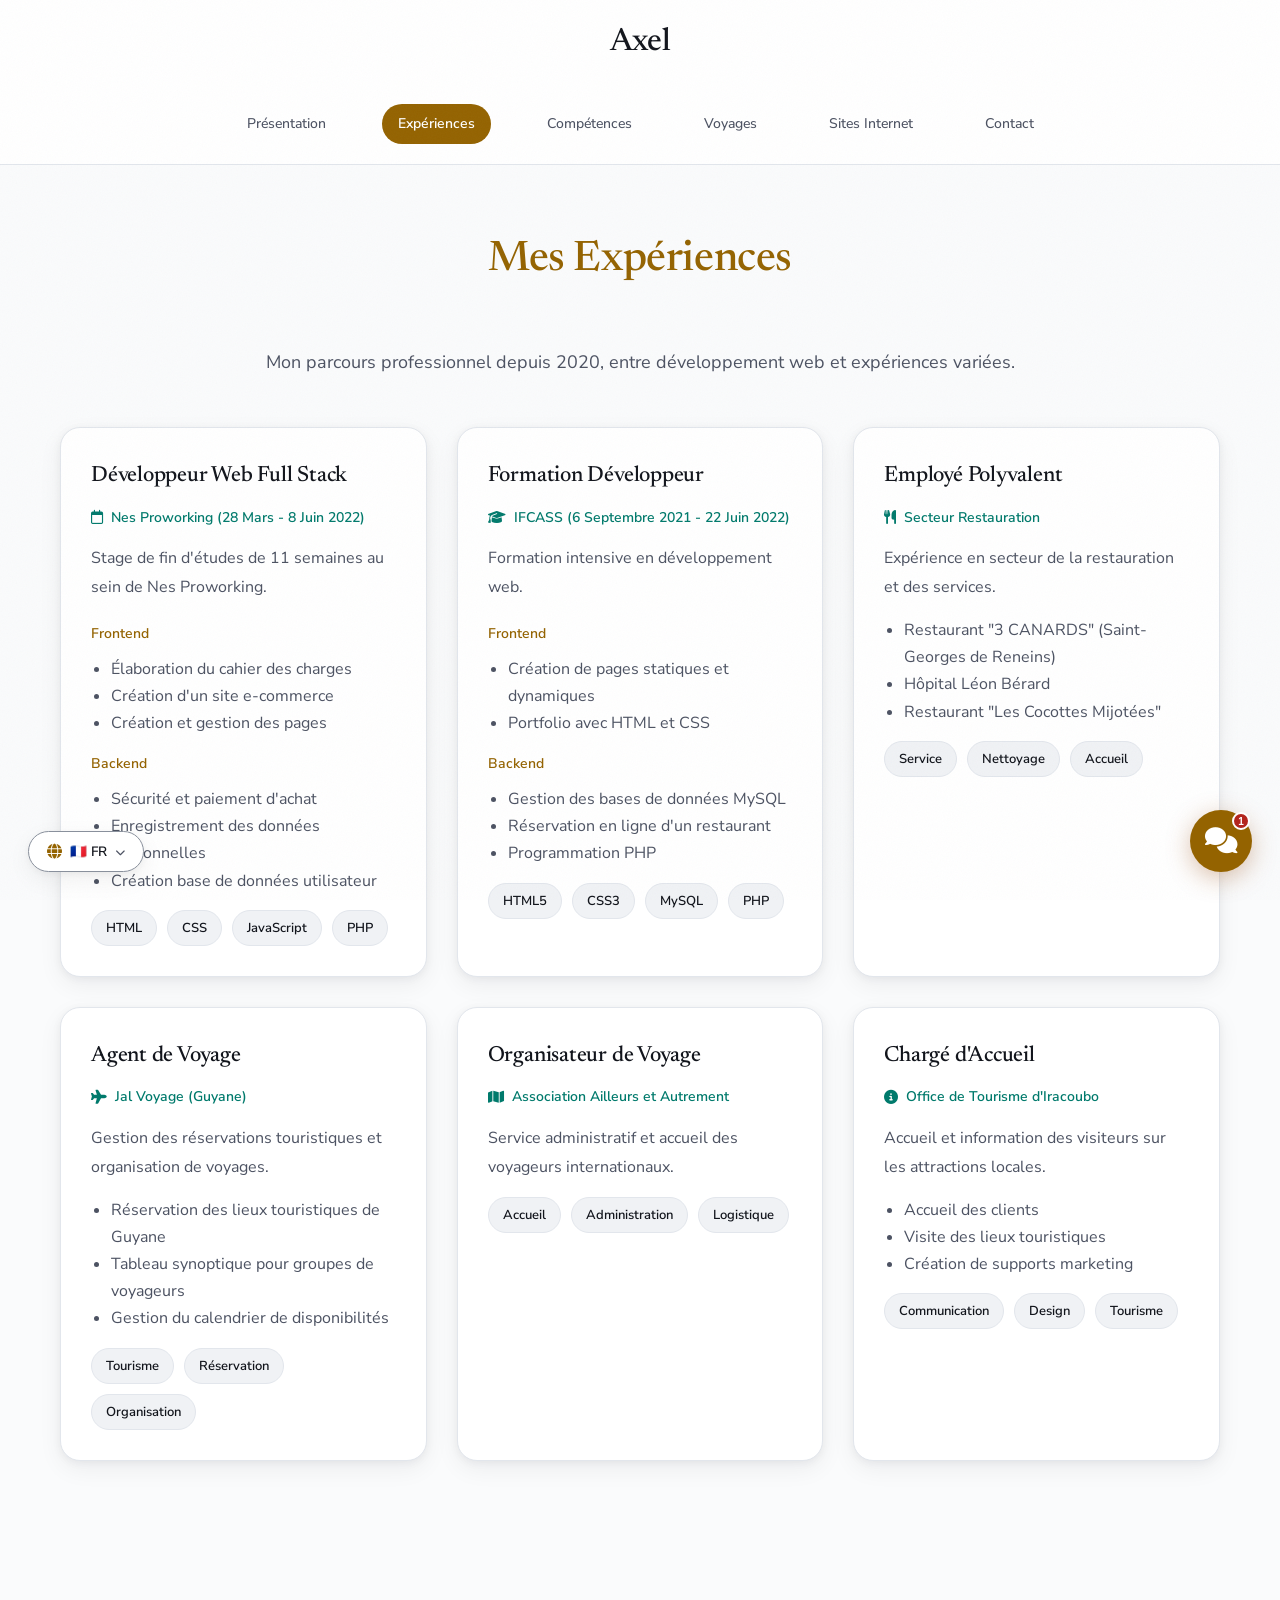
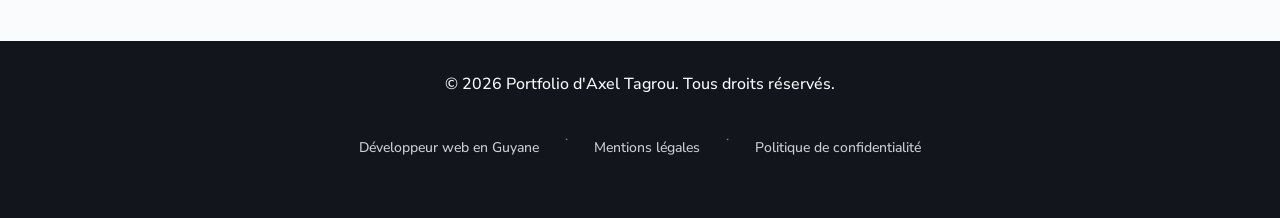
<file: experience.html>
<!DOCTYPE html>
<html lang="fr">
<head>
    <meta charset="UTF-8">
    <meta name="google-site-verification" content="-nK6KHWu3SV14ouY5qeNkRyW0s2GD8R0PPZKInf9tjQ">
    <meta http-equiv="X-UA-Compatible" content="IE=edge">
    <meta name="viewport" content="width=device-width, initial-scale=1.0">
    <meta name="description" content="Découvrez les expériences professionnelles d'Axel, développeur web full stack & IA. Parcours, missions et compétences acquises depuis 2020.">
    <meta name="author" content="Axel Tagrou">
    <meta name="robots" content="index, follow">
<link rel="canonical" href="https://www.axeltagrou.fr/experience.html">
<meta property="og:type" content="website">
    <meta property="og:title" content="Expériences - Axel Tagrou Développeur Web">
    <meta property="og:description" content="Découvrez les expériences professionnelles d'Axel, développeur web full stack & IA depuis 2020.">
    <meta property="og:url" content="https://www.axeltagrou.fr/experience.html">
    <meta property="og:image" content="https://www.axeltagrou.fr/img/Axel2.jpg">
    <meta property="og:locale" content="fr_FR">
    <meta property="og:site_name" content="Portfolio Axel">
    <meta name="twitter:card" content="summary_large_image">
    <meta name="twitter:title" content="Expériences - Axel Tagrou Développeur Web">
    <meta name="twitter:description" content="Expériences professionnelles d'Axel, développeur web full stack & IA depuis 2020.">
    <meta name="twitter:image" content="https://www.axeltagrou.fr/img/Axel2.jpg">

    <link rel="stylesheet" href="https://cdnjs.cloudflare.com/ajax/libs/font-awesome/6.7.2/css/all.min.css" integrity="sha384-nRgPTkuX86pH8yjPJUAFuASXQSSl2/bBUiNV47vSYpKFxHJhbcrGnmlYpYJMeD7a" crossorigin="anonymous">
    <link rel="preconnect" href="https://fonts.gstatic.com" crossorigin>
    <link href="https://fonts.googleapis.com/css2?family=Newsreader:ital,wght@0,500;1,500&family=Nunito+Sans:wght@400;500;600;700&display=swap" rel="stylesheet">
    <link rel="stylesheet" href="style.css?v=3152d054">
    <link rel="stylesheet" href="chatbox.css?v=621cb522">
    <link rel="stylesheet" href="pages.css?v=103301dd">
    <link rel="stylesheet" href="i18n.css?v=a781add4">
    <link rel="stylesheet" href="theme.css?v=de28477a">

    <script defer src="script.js?v=8989bb23"></script>
    <script defer src="i18n.js?v=c6c3b8b3"></script>

    <title>Expériences - Axel Portfolio</title>
</head>
<body>
    <header>
        <div class="menuBurguer">
            <span></span>
            <span></span>
            <span></span>
        </div>
        <div class="title">
            <div class="brand">Axel</div>
        </div>
        <nav>
            <a href="index.html">Présentation</a>
            <a href="experience.html" class="logo">Expériences</a>
            <a href="compétence.html">Compétences</a>
            <a href="voyages.html">Voyages</a>
            <a href="sites.html">Sites Internet</a>
            <a href="contact.html">Contact</a>
        </nav>
    </header>

    <main>
        <section>
            <h1 class="section-title" data-i18n-text="exp_title">Expériences Professionnelles</h1>
            <p style="text-align: center; color: var(--text-secondary); margin-bottom: 50px; font-size: 18px;" data-i18n-text="exp_sub">
                Mon parcours professionnel depuis 2020, entre développement web et expériences variées.
            </p>

            <div class="experience-grid">
                <div class="experience-card">
                    <h3 data-i18n-text="exp1_title">Développeur Web Full Stack</h3>
                    <div class="experience-date">
                        <i class="far fa-calendar"></i>
                        Nes Proworking (28 Mars - 8 Juin 2022)
                    </div>
                    <p data-i18n-text="exp1_desc">Stage de fin d'études de 11 semaines au sein de Nes Proworking.</p>

                    <div style="margin-top: 20px;">
                        <h4 style="font-size: 14px; font-weight: 600; color: var(--primary-color); margin-bottom: 10px;" data-i18n-text="exp_frontend">Frontend</h4>
                        <ul style="margin: 0; padding-left: 20px; color: var(--text-secondary);">
                            <li data-i18n-text="exp1_fe1">Élaboration du cahier des charges</li>
                            <li data-i18n-text="exp1_fe2">Création d'un site e-commerce</li>
                            <li data-i18n-text="exp1_fe3">Création et gestion des pages</li>
                        </ul>
                    </div>

                    <div style="margin-top: 15px;">
                        <h4 style="font-size: 14px; font-weight: 600; color: var(--primary-color); margin-bottom: 10px;" data-i18n-text="exp_backend">Backend</h4>
                        <ul style="margin: 0; padding-left: 20px; color: var(--text-secondary);">
                            <li data-i18n-text="exp1_be1">Sécurité et paiement d'achat</li>
                            <li data-i18n-text="exp1_be2">Enregistrement des données personnelles</li>
                            <li data-i18n-text="exp1_be3">Création base de données utilisateur</li>
                        </ul>
                    </div>

                    <div class="skills-list">
                        <span class="skill-tag">HTML</span>
                        <span class="skill-tag">CSS</span>
                        <span class="skill-tag">JavaScript</span>
                        <span class="skill-tag">PHP</span>
                    </div>
                </div>

                <div class="experience-card">
                    <h3 data-i18n-text="exp2_title">Formation Développeur</h3>
                    <div class="experience-date">
                        <i class="fas fa-graduation-cap"></i>
                        IFCASS (6 Septembre 2021 - 22 Juin 2022)
                    </div>
                    <p data-i18n-text="exp2_desc">Formation intensive en développement web.</p>

                    <div style="margin-top: 20px;">
                        <h4 style="font-size: 14px; font-weight: 600; color: var(--primary-color); margin-bottom: 10px;" data-i18n-text="exp_frontend">Frontend</h4>
                        <ul style="margin: 0; padding-left: 20px; color: var(--text-secondary);">
                            <li data-i18n-text="exp2_fe1">Création de pages statiques et dynamiques</li>
                            <li data-i18n-text="exp2_fe2">Portfolio avec HTML et CSS</li>
                        </ul>
                    </div>

                    <div style="margin-top: 15px;">
                        <h4 style="font-size: 14px; font-weight: 600; color: var(--primary-color); margin-bottom: 10px;" data-i18n-text="exp_backend">Backend</h4>
                        <ul style="margin: 0; padding-left: 20px; color: var(--text-secondary);">
                            <li data-i18n-text="exp2_be1">Gestion des bases de données MySQL</li>
                            <li data-i18n-text="exp2_be2">Réservation en ligne d'un restaurant</li>
                            <li data-i18n-text="exp2_be3">Programmation PHP</li>
                        </ul>
                    </div>

                    <div class="skills-list">
                        <span class="skill-tag">HTML5</span>
                        <span class="skill-tag">CSS3</span>
                        <span class="skill-tag">MySQL</span>
                        <span class="skill-tag">PHP</span>
                    </div>
                </div>

                <div class="experience-card">
                    <h3 data-i18n-text="exp3_title">Employé Polyvalent</h3>
                    <div class="experience-date">
                        <i class="fas fa-utensils"></i>
                        Secteur Restauration
                    </div>
                    <p data-i18n-text="exp3_desc">Expérience en secteur de la restauration et des services.</p>

                    <ul style="margin: 15px 0; padding-left: 20px; color: var(--text-secondary);">
                        <li>Restaurant "3 CANARDS" (Saint-Georges de Reneins)</li>
                        <li>Hôpital Léon Bérard</li>
                        <li>Restaurant "Les Cocottes Mijotées"</li>
                    </ul>

                    <div class="skills-list">
                        <span class="skill-tag">Service</span>
                        <span class="skill-tag">Nettoyage</span>
                        <span class="skill-tag">Accueil</span>
                    </div>
                </div>

                <div class="experience-card">
                    <h3 data-i18n-text="exp4_title">Agent de Voyage</h3>
                    <div class="experience-date">
                        <i class="fas fa-plane"></i>
                        Jal Voyage (Guyane)
                    </div>
                    <p data-i18n-text="exp4_desc">Gestion des réservations touristiques et organisation de voyages.</p>

                    <ul style="margin: 15px 0; padding-left: 20px; color: var(--text-secondary);">
                        <li data-i18n-text="exp4_li1">Réservation des lieux touristiques de Guyane</li>
                        <li data-i18n-text="exp4_li2">Tableau synoptique pour groupes de voyageurs</li>
                        <li data-i18n-text="exp4_li3">Gestion du calendrier de disponibilités</li>
                    </ul>

                    <div class="skills-list">
                        <span class="skill-tag">Tourisme</span>
                        <span class="skill-tag">Réservation</span>
                        <span class="skill-tag">Organisation</span>
                    </div>
                </div>

                <div class="experience-card">
                    <h3 data-i18n-text="exp5_title">Organisateur de Voyage</h3>
                    <div class="experience-date">
                        <i class="fas fa-map"></i>
                        Association Ailleurs et Autrement
                    </div>
                    <p data-i18n-text="exp5_desc">Service administratif et accueil des voyageurs internationaux.</p>

                    <div class="skills-list">
                        <span class="skill-tag">Accueil</span>
                        <span class="skill-tag">Administration</span>
                        <span class="skill-tag">Logistique</span>
                    </div>
                </div>

                <div class="experience-card">
                    <h3 data-i18n-text="exp6_title">Chargé d'Accueil</h3>
                    <div class="experience-date">
                        <i class="fas fa-info-circle"></i>
                        Office de Tourisme d'Iracoubo
                    </div>
                    <p data-i18n-text="exp6_desc">Accueil et information des visiteurs sur les attractions locales.</p>

                    <ul style="margin: 15px 0; padding-left: 20px; color: var(--text-secondary);">
                        <li data-i18n-text="exp6_li1">Accueil des clients</li>
                        <li data-i18n-text="exp6_li2">Visite des lieux touristiques</li>
                        <li data-i18n-text="exp6_li3">Création de supports marketing</li>
                    </ul>

                    <div class="skills-list">
                        <span class="skill-tag">Communication</span>
                        <span class="skill-tag">Design</span>
                        <span class="skill-tag">Tourisme</span>
                    </div>
                </div>
            </div>
        </section>
    </main>

    <footer>
        <p>&copy; 2026 Portfolio d'Axel Tagrou. Tous droits réservés.</p>
        <nav class="footer-legal" aria-label="Liens légaux">
            <a href="developpeur-web-guyane.html">Développeur web en Guyane</a>
            <span aria-hidden="true">·</span>
            <a href="mentions-legales.html" data-i18n-text="footer_legal">Mentions légales</a>
            <span aria-hidden="true">·</span>
            <a href="politique-confidentialite.html" data-i18n-text="footer_privacy">Politique de confidentialité</a>
        </nav>
    </footer>
    <script src="chatbox.js?v=a498bb5c"></script>
</body>
</html>
</file>
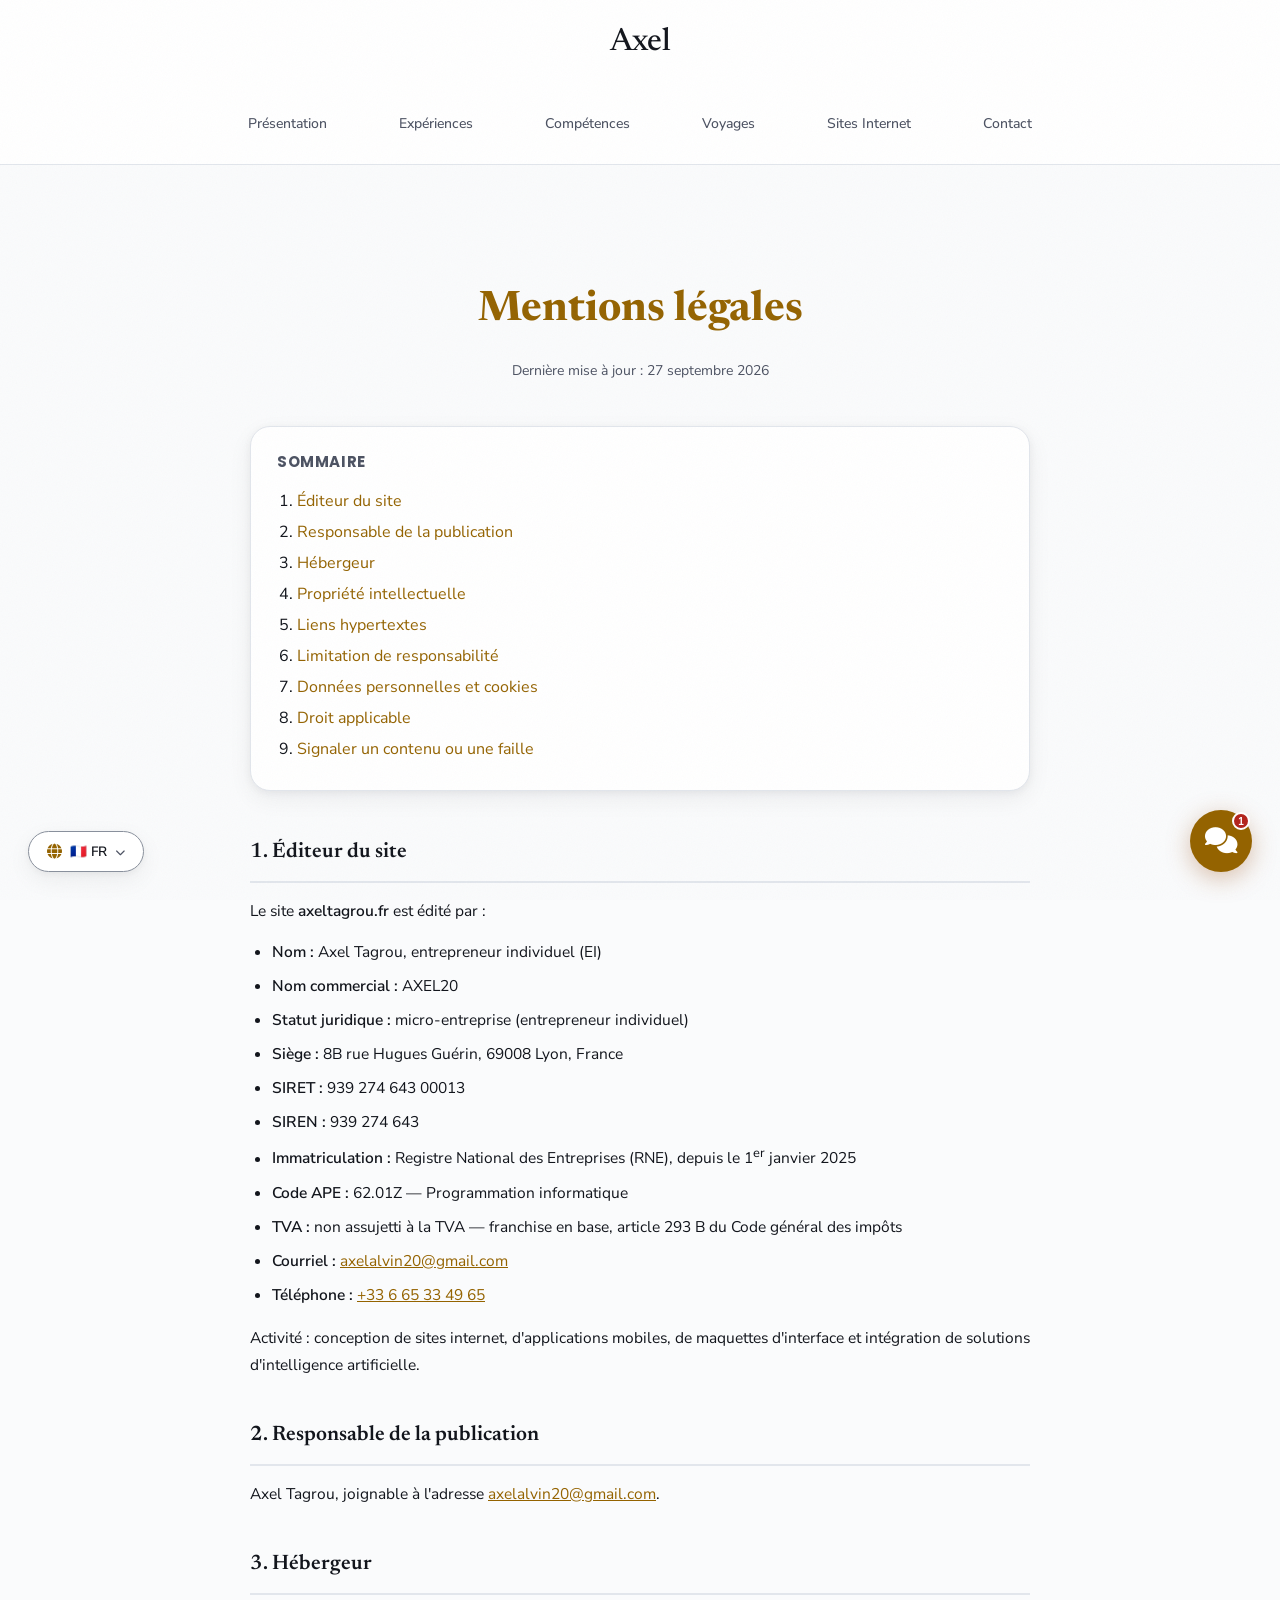
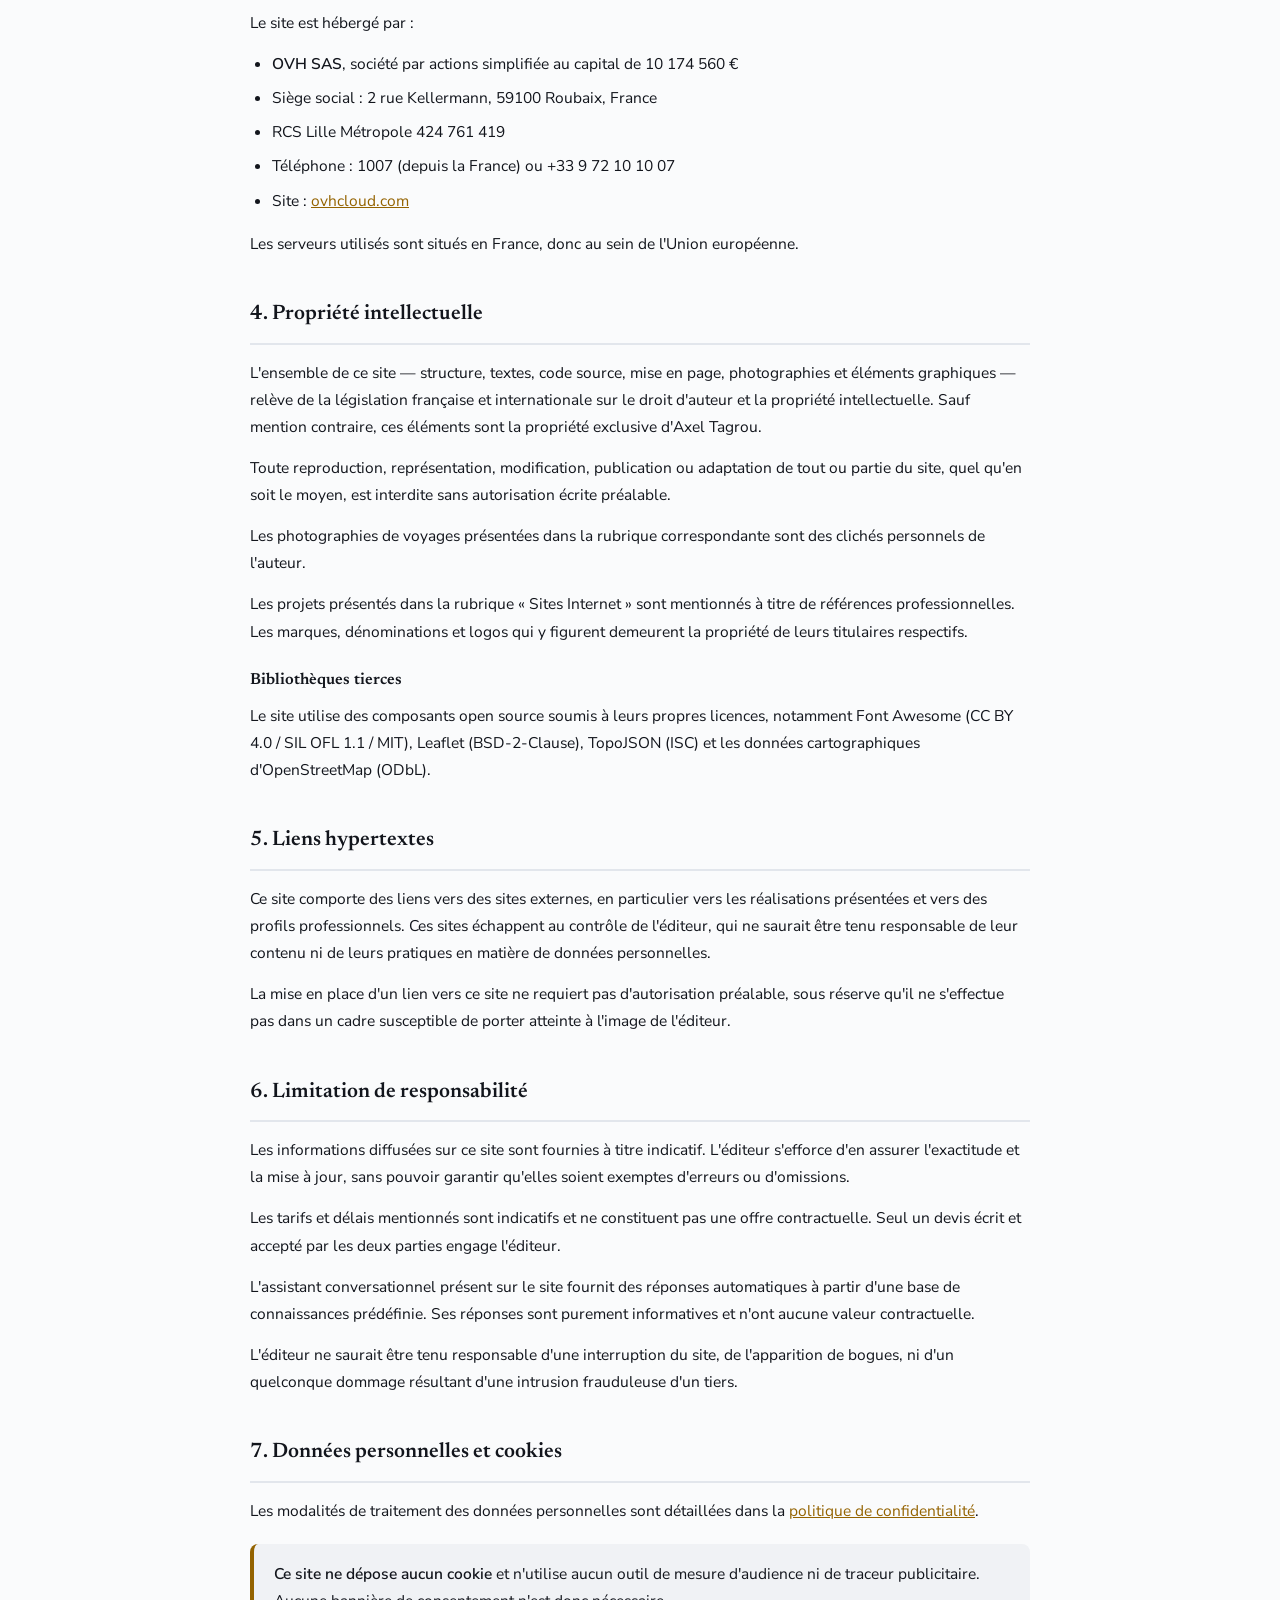
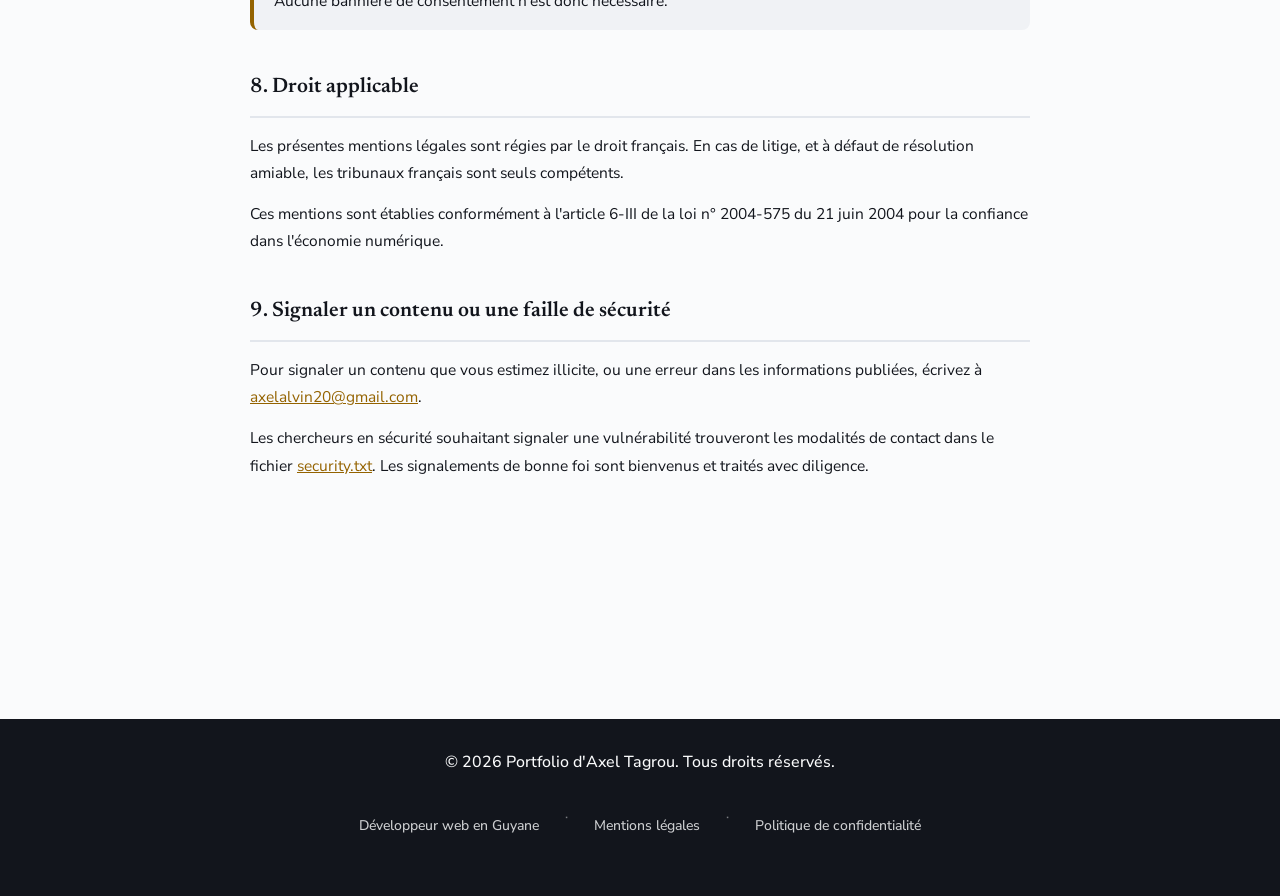
<file: mentions-legales.html>
<!DOCTYPE html>
<html lang="fr">
<head>
    <meta charset="UTF-8">
    <meta name="google-site-verification" content="-nK6KHWu3SV14ouY5qeNkRyW0s2GD8R0PPZKInf9tjQ">
    <meta http-equiv="X-UA-Compatible" content="IE=edge">
    <meta name="viewport" content="width=device-width, initial-scale=1.0">
    <meta name="description" content="Mentions légales du site axeltagrou.fr : éditeur, responsable de publication, hébergeur et conditions d'utilisation.">
    <meta name="author" content="Axel Tagrou">
    <meta name="robots" content="index, follow">
    <link rel="canonical" href="https://www.axeltagrou.fr/mentions-legales.html">
    <meta property="og:type" content="website">
    <meta property="og:title" content="Mentions légales - Axel Tagrou">
    <meta property="og:description" content="Mentions légales du site axeltagrou.fr.">
    <meta property="og:url" content="https://www.axeltagrou.fr/mentions-legales.html">
    <meta property="og:locale" content="fr_FR">
    <meta property="og:site_name" content="Portfolio Axel">

    <link rel="stylesheet" href="https://cdnjs.cloudflare.com/ajax/libs/font-awesome/6.7.2/css/all.min.css" integrity="sha384-nRgPTkuX86pH8yjPJUAFuASXQSSl2/bBUiNV47vSYpKFxHJhbcrGnmlYpYJMeD7a" crossorigin="anonymous">
    <link rel="preconnect" href="https://fonts.gstatic.com" crossorigin>
    <link href="https://fonts.googleapis.com/css2?family=Newsreader:ital,wght@0,500;1,500&family=Nunito+Sans:wght@400;500;600;700&display=swap" rel="stylesheet">
    <link rel="stylesheet" href="style.css?v=3152d054">
    <link rel="stylesheet" href="chatbox.css?v=621cb522">
    <link rel="stylesheet" href="pages.css?v=103301dd">
    <link rel="stylesheet" href="legal.css?v=7ee2832a">
    <link rel="stylesheet" href="i18n.css?v=a781add4">
    <link rel="stylesheet" href="theme.css?v=de28477a">

    <script defer src="script.js?v=8989bb23"></script>
    <script defer src="i18n.js?v=c6c3b8b3"></script>

    <title>Mentions légales - Axel Tagrou</title>
</head>
<body>
    <header>
        <div class="menuBurguer">
            <span></span>
            <span></span>
            <span></span>
        </div>
        <div class="title">
            <div class="brand">Axel</div>
        </div>
        <nav>
            <a href="index.html">Présentation</a>
            <a href="experience.html">Expériences</a>
            <a href="compétence.html">Compétences</a>
            <a href="voyages.html">Voyages</a>
            <a href="sites.html">Sites Internet</a>
            <a href="contact.html">Contact</a>
        </nav>
    </header>

    <main>
        <section class="legal-section">
            <div class="legal-header">
                <h1>Mentions légales</h1>
                <p class="legal-updated">Dernière mise à jour : 27 septembre 2026</p>
            </div>

            <div class="legal-toc">
                <h3>Sommaire</h3>
                <ol>
                    <li><a href="#editeur">Éditeur du site</a></li>
                    <li><a href="#publication">Responsable de la publication</a></li>
                    <li><a href="#hebergeur">Hébergeur</a></li>
                    <li><a href="#propriete">Propriété intellectuelle</a></li>
                    <li><a href="#liens">Liens hypertextes</a></li>
                    <li><a href="#responsabilite">Limitation de responsabilité</a></li>
                    <li><a href="#donnees">Données personnelles et cookies</a></li>
                    <li><a href="#droit">Droit applicable</a></li>
                    <li><a href="#signalement">Signaler un contenu ou une faille</a></li>
                </ol>
            </div>

            <div class="legal-block" id="editeur">
                <h3>1. Éditeur du site</h3>
                <p>Le site <strong>axeltagrou.fr</strong> est édité par :</p>
                <ul>
                    <li><strong>Nom :</strong> Axel Tagrou, entrepreneur individuel (EI)</li>
                    <li><strong>Nom commercial :</strong> AXEL20</li>
                    <li><strong>Statut juridique :</strong> micro-entreprise (entrepreneur individuel)</li>
                    <li><strong>Siège :</strong> 8B rue Hugues Guérin, 69008 Lyon, France</li>
                    <li><strong>SIRET :</strong> 939 274 643 00013</li>
                    <li><strong>SIREN :</strong> 939 274 643</li>
                    <li><strong>Immatriculation :</strong> Registre National des Entreprises (RNE), depuis le 1<sup>er</sup> janvier 2025</li>
                    <li><strong>Code APE :</strong> 62.01Z — Programmation informatique</li>
                    <li><strong>TVA :</strong> non assujetti à la TVA — franchise en base, article 293 B du Code général des impôts</li>
                    <li><strong>Courriel :</strong> <a href="mailto:axelalvin20@gmail.com">axelalvin20@gmail.com</a></li>
                    <li><strong>Téléphone :</strong> <a href="tel:+33665334965">+33 6 65 33 49 65</a></li>
                </ul>
                <p>Activité : conception de sites internet, d'applications mobiles, de maquettes d'interface et intégration de solutions d'intelligence artificielle.</p>
            </div>

            <div class="legal-block" id="publication">
                <h3>2. Responsable de la publication</h3>
                <p>Axel Tagrou, joignable à l'adresse <a href="mailto:axelalvin20@gmail.com">axelalvin20@gmail.com</a>.</p>
            </div>

            <div class="legal-block" id="hebergeur">
                <h3>3. Hébergeur</h3>
                <p>Le site est hébergé par :</p>
                <ul>
                    <li><strong>OVH SAS</strong>, société par actions simplifiée au capital de 10 174 560 €</li>
                    <li>Siège social : 2 rue Kellermann, 59100 Roubaix, France</li>
                    <li>RCS Lille Métropole 424 761 419</li>
                    <li>Téléphone : 1007 (depuis la France) ou +33 9 72 10 10 07</li>
                    <li>Site : <a href="https://www.ovhcloud.com" target="_blank" rel="noopener">ovhcloud.com</a></li>
                </ul>
                <p>Les serveurs utilisés sont situés en France, donc au sein de l'Union européenne.</p>
            </div>

            <div class="legal-block" id="propriete">
                <h3>4. Propriété intellectuelle</h3>
                <p>L'ensemble de ce site — structure, textes, code source, mise en page, photographies et éléments graphiques — relève de la législation française et internationale sur le droit d'auteur et la propriété intellectuelle. Sauf mention contraire, ces éléments sont la propriété exclusive d'Axel Tagrou.</p>
                <p>Toute reproduction, représentation, modification, publication ou adaptation de tout ou partie du site, quel qu'en soit le moyen, est interdite sans autorisation écrite préalable.</p>
                <p>Les photographies de voyages présentées dans la rubrique correspondante sont des clichés personnels de l'auteur.</p>
                <p>Les projets présentés dans la rubrique « Sites Internet » sont mentionnés à titre de références professionnelles. Les marques, dénominations et logos qui y figurent demeurent la propriété de leurs titulaires respectifs.</p>
                <h4>Bibliothèques tierces</h4>
                <p>Le site utilise des composants open source soumis à leurs propres licences, notamment Font Awesome (CC BY 4.0 / SIL OFL 1.1 / MIT), Leaflet (BSD-2-Clause), TopoJSON (ISC) et les données cartographiques d'OpenStreetMap (ODbL).</p>
            </div>

            <div class="legal-block" id="liens">
                <h3>5. Liens hypertextes</h3>
                <p>Ce site comporte des liens vers des sites externes, en particulier vers les réalisations présentées et vers des profils professionnels. Ces sites échappent au contrôle de l'éditeur, qui ne saurait être tenu responsable de leur contenu ni de leurs pratiques en matière de données personnelles.</p>
                <p>La mise en place d'un lien vers ce site ne requiert pas d'autorisation préalable, sous réserve qu'il ne s'effectue pas dans un cadre susceptible de porter atteinte à l'image de l'éditeur.</p>
            </div>

            <div class="legal-block" id="responsabilite">
                <h3>6. Limitation de responsabilité</h3>
                <p>Les informations diffusées sur ce site sont fournies à titre indicatif. L'éditeur s'efforce d'en assurer l'exactitude et la mise à jour, sans pouvoir garantir qu'elles soient exemptes d'erreurs ou d'omissions.</p>
                <p>Les tarifs et délais mentionnés sont indicatifs et ne constituent pas une offre contractuelle. Seul un devis écrit et accepté par les deux parties engage l'éditeur.</p>
                <p>L'assistant conversationnel présent sur le site fournit des réponses automatiques à partir d'une base de connaissances prédéfinie. Ses réponses sont purement informatives et n'ont aucune valeur contractuelle.</p>
                <p>L'éditeur ne saurait être tenu responsable d'une interruption du site, de l'apparition de bogues, ni d'un quelconque dommage résultant d'une intrusion frauduleuse d'un tiers.</p>
            </div>

            <div class="legal-block" id="donnees">
                <h3>7. Données personnelles et cookies</h3>
                <p>Les modalités de traitement des données personnelles sont détaillées dans la <a href="politique-confidentialite.html">politique de confidentialité</a>.</p>
                <div class="legal-callout">
                    <p><strong>Ce site ne dépose aucun cookie</strong> et n'utilise aucun outil de mesure d'audience ni de traceur publicitaire. Aucune bannière de consentement n'est donc nécessaire.</p>
                </div>
            </div>

            <div class="legal-block" id="droit">
                <h3>8. Droit applicable</h3>
                <p>Les présentes mentions légales sont régies par le droit français. En cas de litige, et à défaut de résolution amiable, les tribunaux français sont seuls compétents.</p>
                <p>Ces mentions sont établies conformément à l'article 6-III de la loi n° 2004-575 du 21 juin 2004 pour la confiance dans l'économie numérique.</p>
            </div>

            <div class="legal-block" id="signalement">
                <h3>9. Signaler un contenu ou une faille de sécurité</h3>
                <p>Pour signaler un contenu que vous estimez illicite, ou une erreur dans les informations publiées, écrivez à <a href="mailto:axelalvin20@gmail.com">axelalvin20@gmail.com</a>.</p>
                <p>Les chercheurs en sécurité souhaitant signaler une vulnérabilité trouveront les modalités de contact dans le fichier <a href="/.well-known/security.txt">security.txt</a>. Les signalements de bonne foi sont bienvenus et traités avec diligence.</p>
            </div>
        </section>
    </main>

    <footer>
        <p>&copy; 2026 Portfolio d'Axel Tagrou. Tous droits réservés.</p>
        <nav class="footer-legal" aria-label="Liens légaux">
            <a href="developpeur-web-guyane.html">Développeur web en Guyane</a>
            <span aria-hidden="true">·</span>
            <a href="mentions-legales.html" data-i18n-text="footer_legal">Mentions légales</a>
            <span aria-hidden="true">·</span>
            <a href="politique-confidentialite.html" data-i18n-text="footer_privacy">Politique de confidentialité</a>
        </nav>
    </footer>
    <script src="chatbox.js?v=a498bb5c"></script>
</body>
</html>
</file>
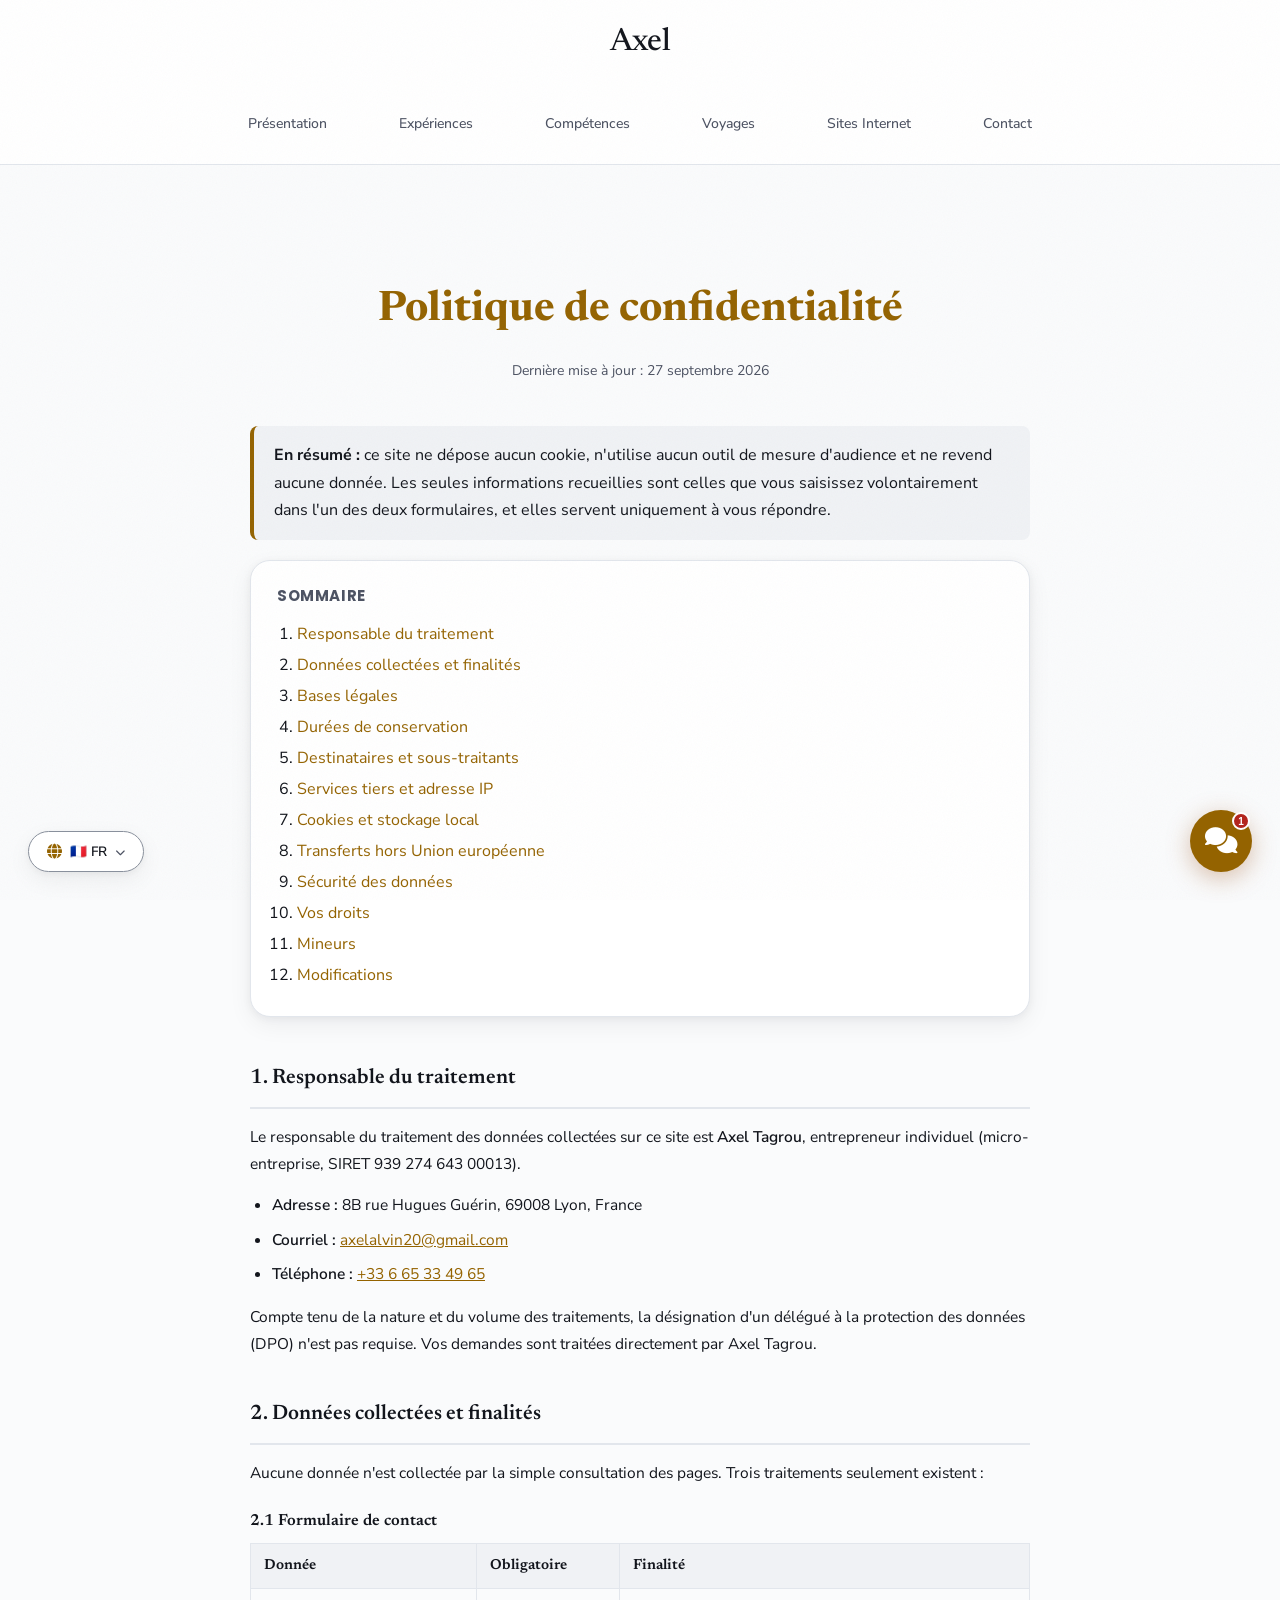
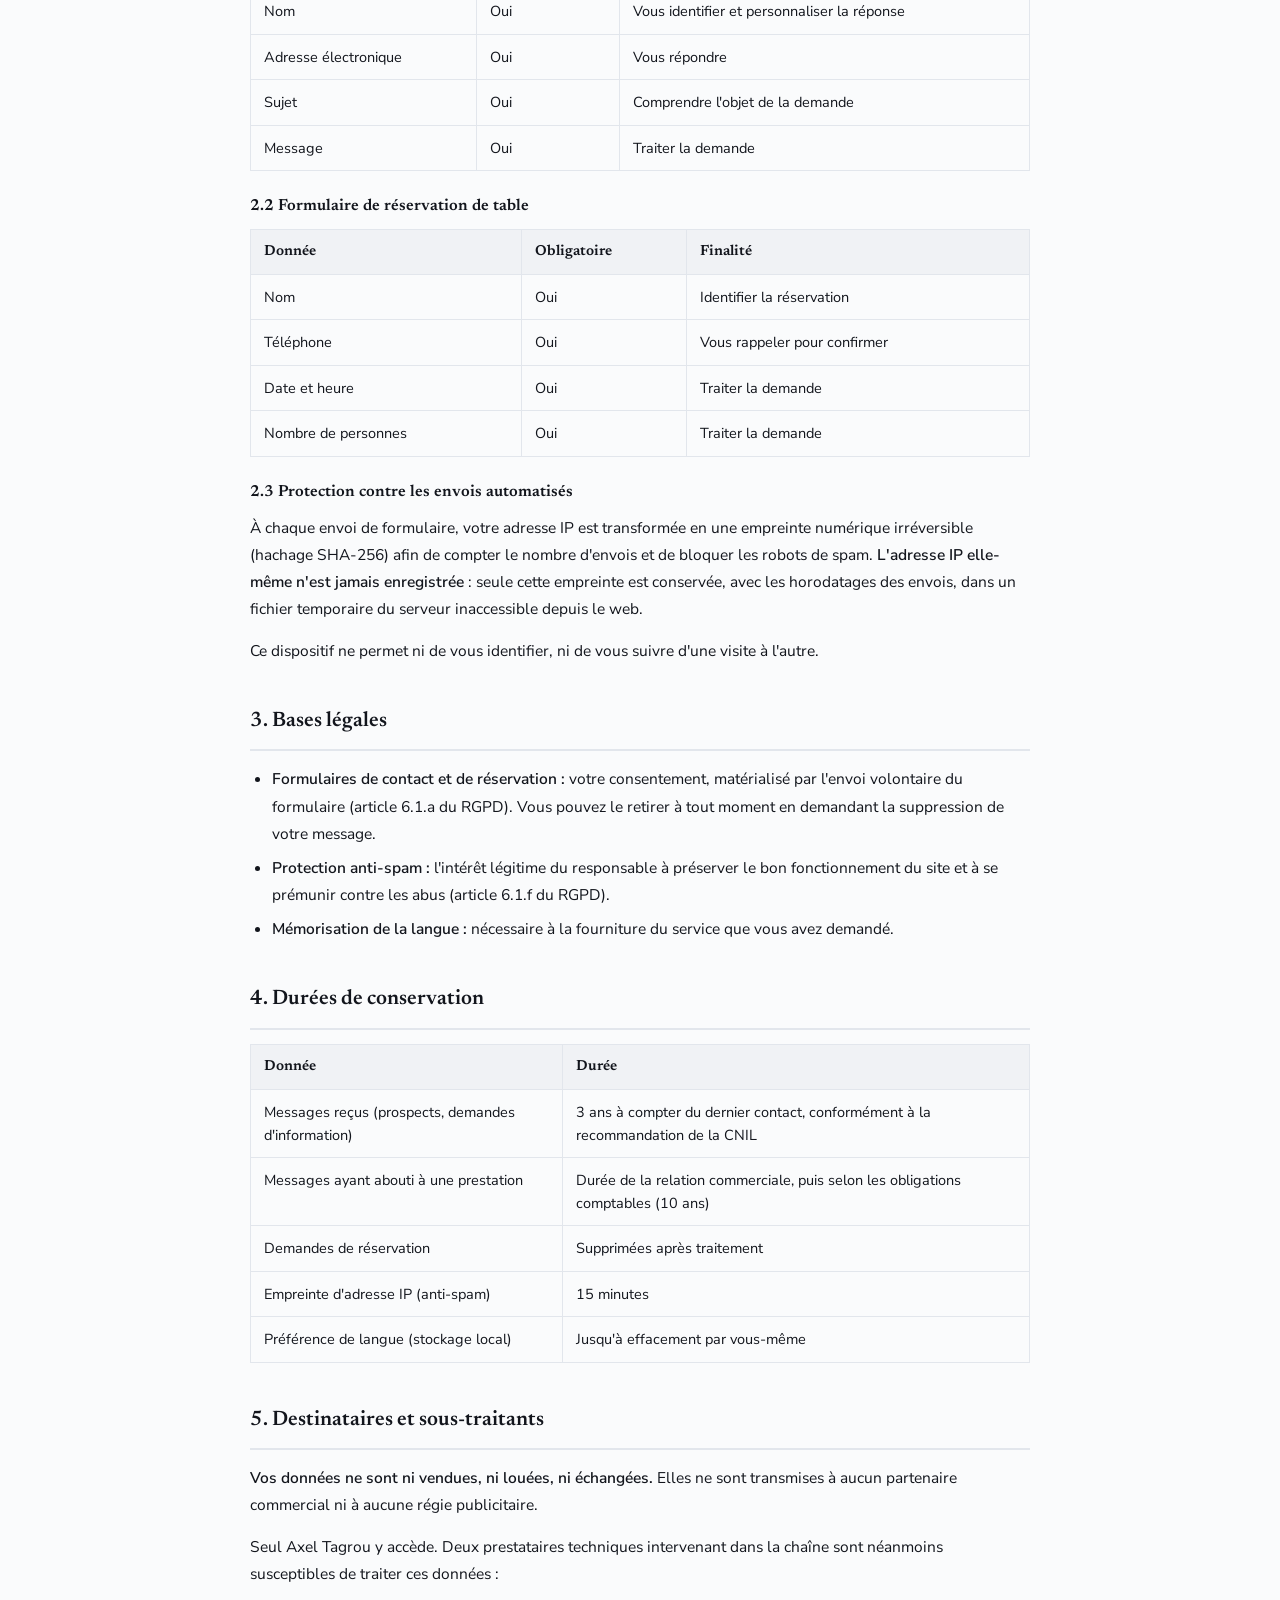
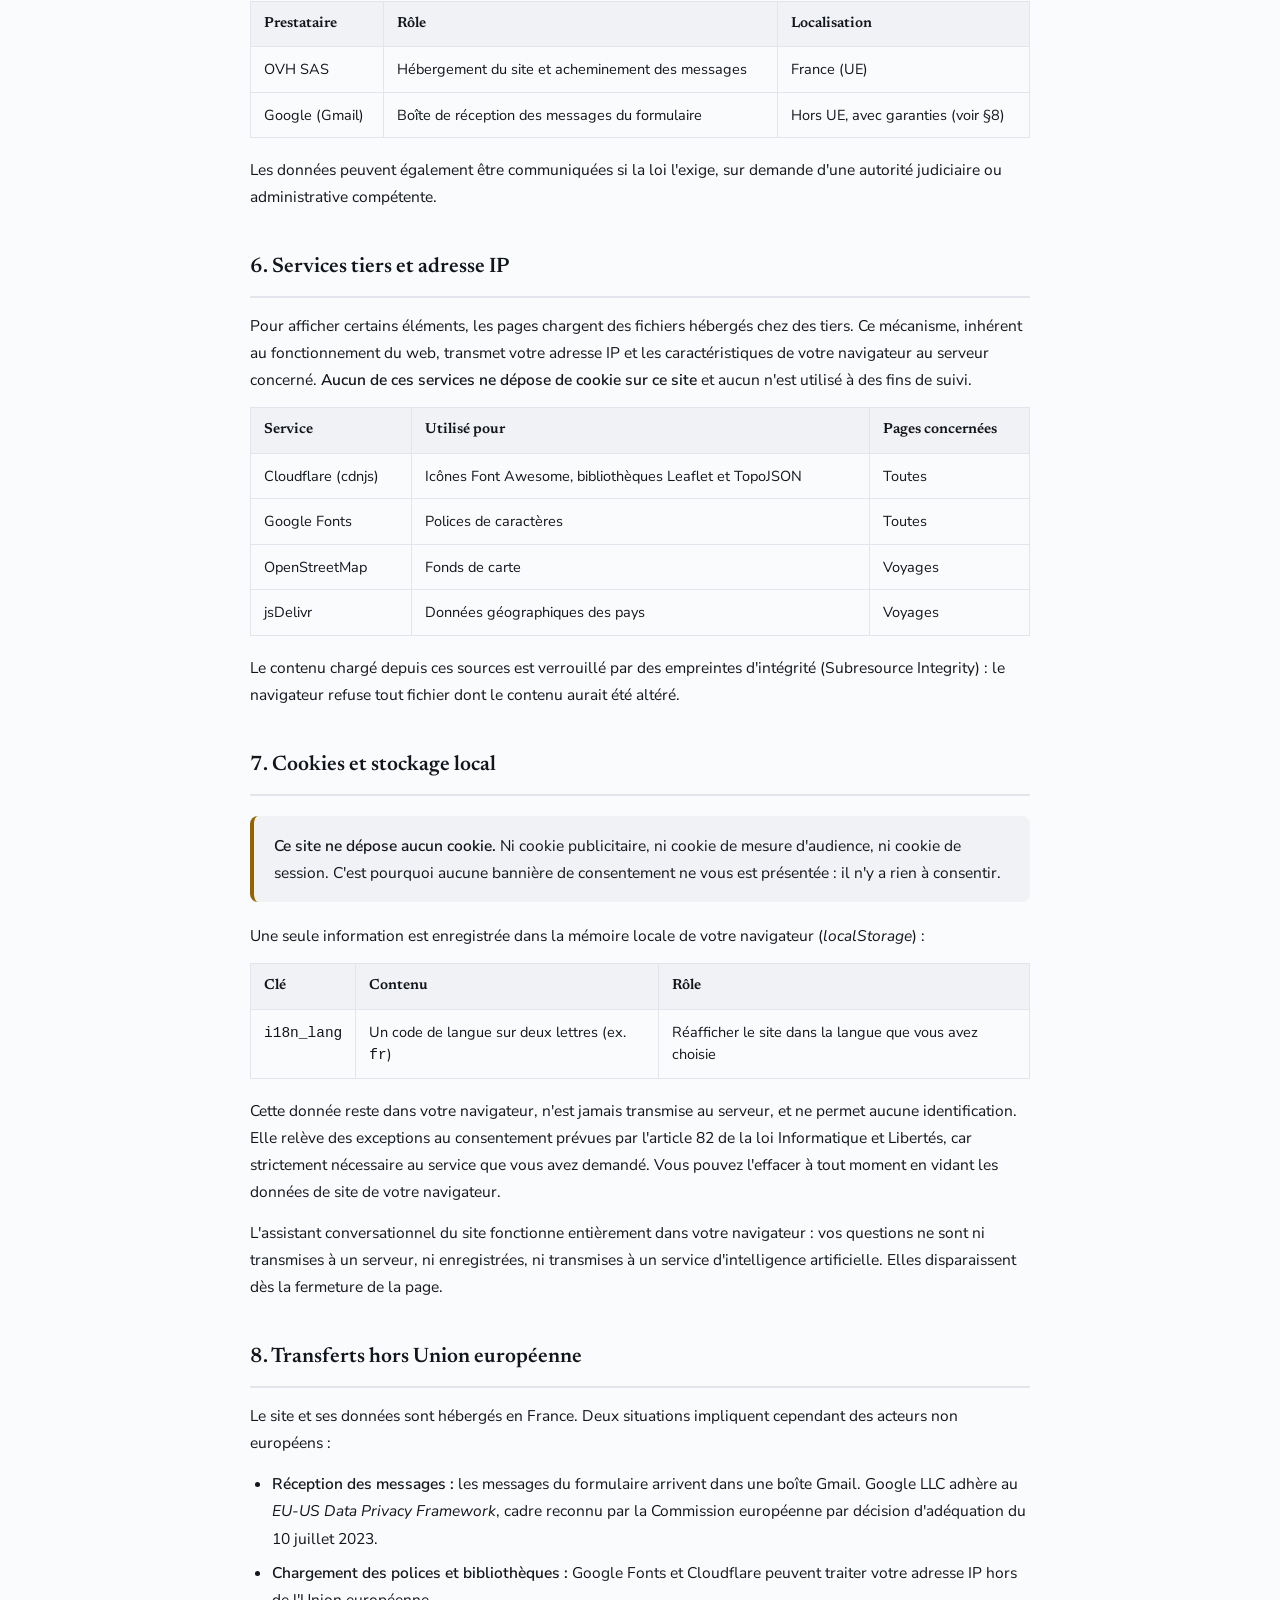
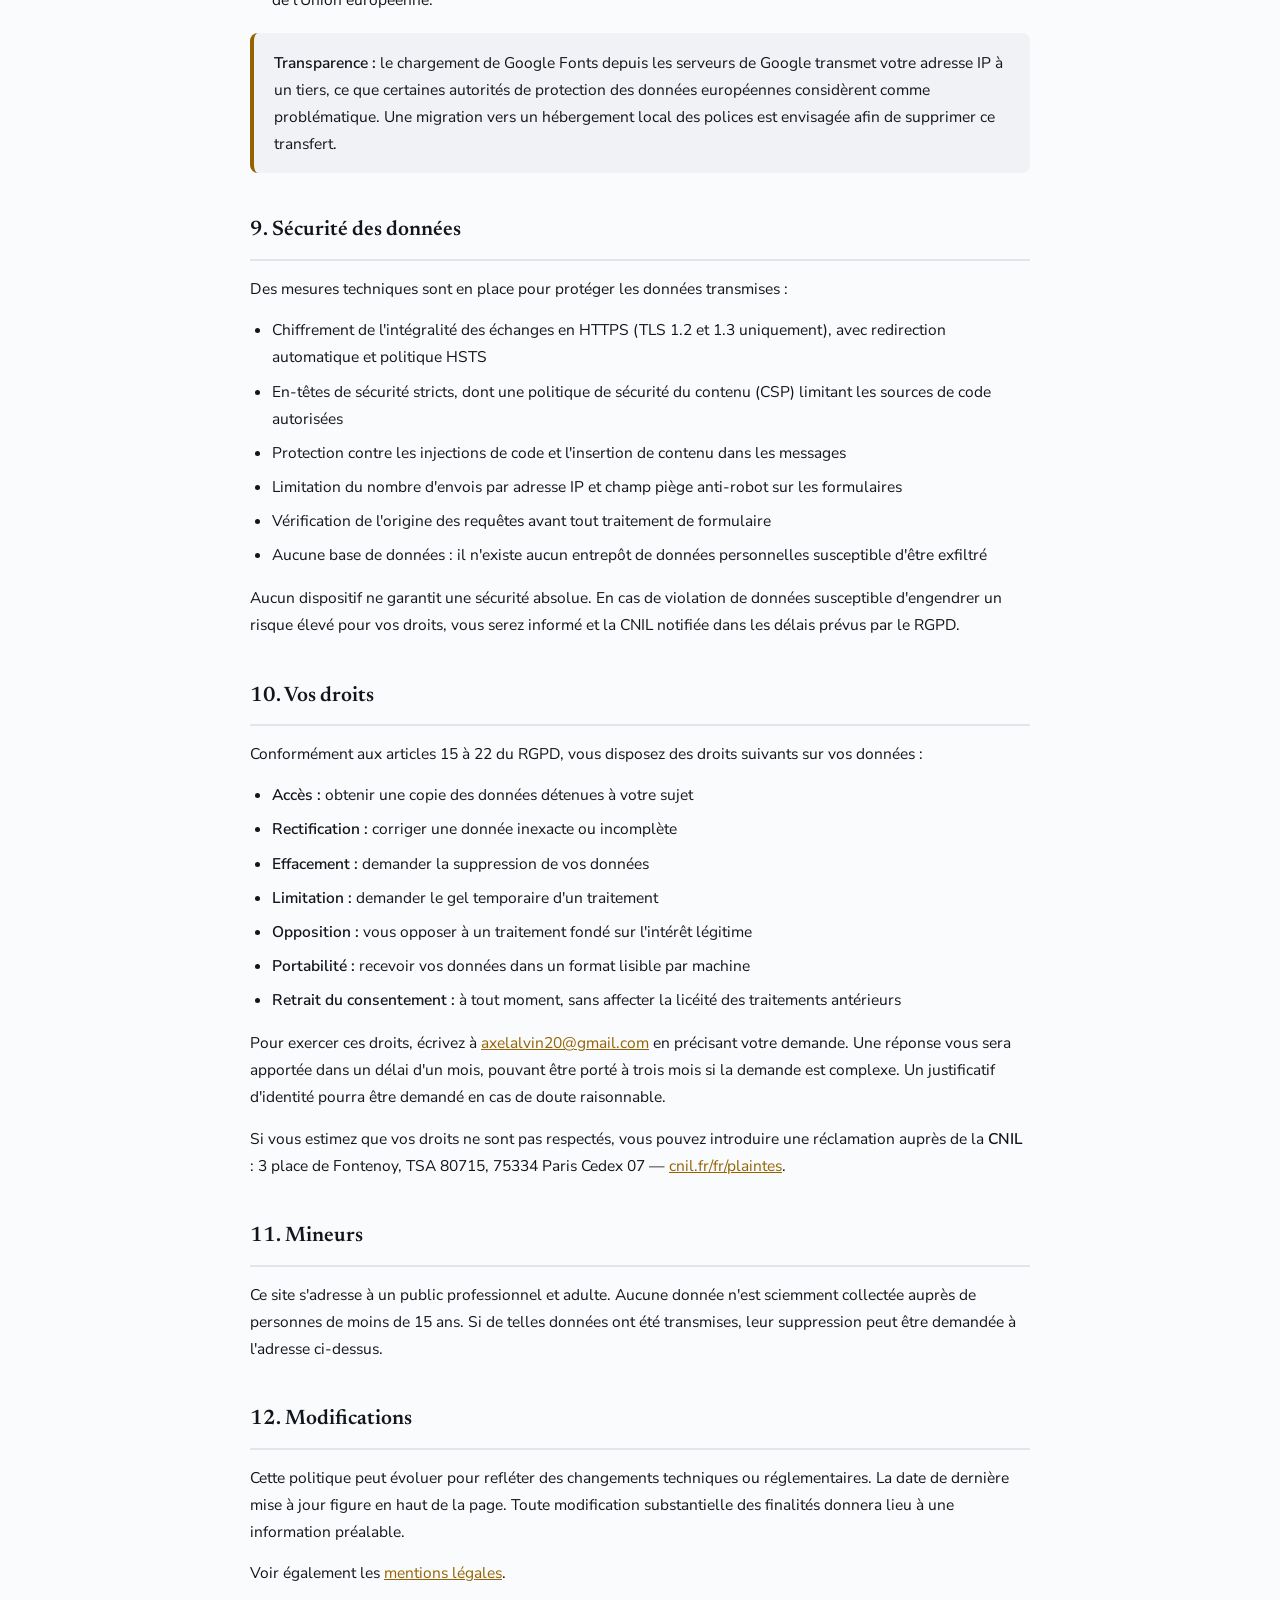
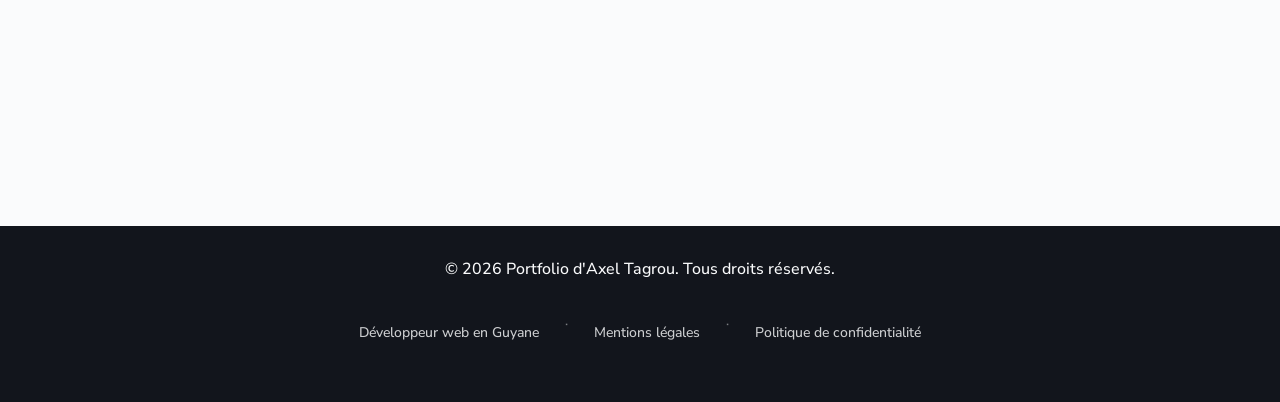
<file: politique-confidentialite.html>
<!DOCTYPE html>
<html lang="fr">
<head>
    <meta charset="UTF-8">
    <meta name="google-site-verification" content="-nK6KHWu3SV14ouY5qeNkRyW0s2GD8R0PPZKInf9tjQ">
    <meta http-equiv="X-UA-Compatible" content="IE=edge">
    <meta name="viewport" content="width=device-width, initial-scale=1.0">
    <meta name="description" content="Politique de confidentialité d'axeltagrou.fr : quelles données sont collectées, pourquoi, combien de temps, et comment exercer vos droits RGPD.">
    <meta name="author" content="Axel Tagrou">
    <meta name="robots" content="index, follow">
    <link rel="canonical" href="https://www.axeltagrou.fr/politique-confidentialite.html">
    <meta property="og:type" content="website">
    <meta property="og:title" content="Politique de confidentialité - Axel Tagrou">
    <meta property="og:description" content="Quelles données sont collectées sur axeltagrou.fr, pourquoi, et comment exercer vos droits.">
    <meta property="og:url" content="https://www.axeltagrou.fr/politique-confidentialite.html">
    <meta property="og:locale" content="fr_FR">
    <meta property="og:site_name" content="Portfolio Axel">

    <link rel="stylesheet" href="https://cdnjs.cloudflare.com/ajax/libs/font-awesome/6.7.2/css/all.min.css" integrity="sha384-nRgPTkuX86pH8yjPJUAFuASXQSSl2/bBUiNV47vSYpKFxHJhbcrGnmlYpYJMeD7a" crossorigin="anonymous">
    <link rel="preconnect" href="https://fonts.gstatic.com" crossorigin>
    <link href="https://fonts.googleapis.com/css2?family=Newsreader:ital,wght@0,500;1,500&family=Nunito+Sans:wght@400;500;600;700&display=swap" rel="stylesheet">
    <link rel="stylesheet" href="style.css?v=3152d054">
    <link rel="stylesheet" href="chatbox.css?v=621cb522">
    <link rel="stylesheet" href="pages.css?v=103301dd">
    <link rel="stylesheet" href="legal.css?v=7ee2832a">
    <link rel="stylesheet" href="i18n.css?v=a781add4">
    <link rel="stylesheet" href="theme.css?v=de28477a">

    <script defer src="script.js?v=8989bb23"></script>
    <script defer src="i18n.js?v=c6c3b8b3"></script>

    <title>Politique de confidentialité - Axel Tagrou</title>
</head>
<body>
    <header>
        <div class="menuBurguer">
            <span></span>
            <span></span>
            <span></span>
        </div>
        <div class="title">
            <div class="brand">Axel</div>
        </div>
        <nav>
            <a href="index.html">Présentation</a>
            <a href="experience.html">Expériences</a>
            <a href="compétence.html">Compétences</a>
            <a href="voyages.html">Voyages</a>
            <a href="sites.html">Sites Internet</a>
            <a href="contact.html">Contact</a>
        </nav>
    </header>

    <main>
        <section class="legal-section">
            <div class="legal-header">
                <h1>Politique de confidentialité</h1>
                <p class="legal-updated">Dernière mise à jour : 27 septembre 2026</p>
            </div>

            <div class="legal-callout">
                <p><strong>En résumé :</strong> ce site ne dépose aucun cookie, n'utilise aucun outil de mesure d'audience et ne revend aucune donnée. Les seules informations recueillies sont celles que vous saisissez volontairement dans l'un des deux formulaires, et elles servent uniquement à vous répondre.</p>
            </div>

            <div class="legal-toc">
                <h3>Sommaire</h3>
                <ol>
                    <li><a href="#responsable">Responsable du traitement</a></li>
                    <li><a href="#donnees">Données collectées et finalités</a></li>
                    <li><a href="#bases">Bases légales</a></li>
                    <li><a href="#duree">Durées de conservation</a></li>
                    <li><a href="#destinataires">Destinataires et sous-traitants</a></li>
                    <li><a href="#tiers">Services tiers et adresse IP</a></li>
                    <li><a href="#cookies">Cookies et stockage local</a></li>
                    <li><a href="#transferts">Transferts hors Union européenne</a></li>
                    <li><a href="#securite">Sécurité des données</a></li>
                    <li><a href="#droits">Vos droits</a></li>
                    <li><a href="#mineurs">Mineurs</a></li>
                    <li><a href="#modifications">Modifications</a></li>
                </ol>
            </div>

            <div class="legal-block" id="responsable">
                <h3>1. Responsable du traitement</h3>
                <p>Le responsable du traitement des données collectées sur ce site est <strong>Axel Tagrou</strong>, entrepreneur individuel (micro-entreprise, SIRET 939 274 643 00013).</p>
                <ul>
                    <li><strong>Adresse :</strong> 8B rue Hugues Guérin, 69008 Lyon, France</li>
                    <li><strong>Courriel :</strong> <a href="mailto:axelalvin20@gmail.com">axelalvin20@gmail.com</a></li>
                    <li><strong>Téléphone :</strong> <a href="tel:+33665334965">+33 6 65 33 49 65</a></li>
                </ul>
                <p>Compte tenu de la nature et du volume des traitements, la désignation d'un délégué à la protection des données (DPO) n'est pas requise. Vos demandes sont traitées directement par Axel Tagrou.</p>
            </div>

            <div class="legal-block" id="donnees">
                <h3>2. Données collectées et finalités</h3>
                <p>Aucune donnée n'est collectée par la simple consultation des pages. Trois traitements seulement existent :</p>

                <h4>2.1 Formulaire de contact</h4>
                <div class="legal-table-wrap">
                    <table class="legal-table">
                        <thead>
                            <tr><th>Donnée</th><th>Obligatoire</th><th>Finalité</th></tr>
                        </thead>
                        <tbody>
                            <tr><td>Nom</td><td>Oui</td><td>Vous identifier et personnaliser la réponse</td></tr>
                            <tr><td>Adresse électronique</td><td>Oui</td><td>Vous répondre</td></tr>
                            <tr><td>Sujet</td><td>Oui</td><td>Comprendre l'objet de la demande</td></tr>
                            <tr><td>Message</td><td>Oui</td><td>Traiter la demande</td></tr>
                        </tbody>
                    </table>
                </div>

                <h4>2.2 Formulaire de réservation de table</h4>
                <div class="legal-table-wrap">
                    <table class="legal-table">
                        <thead>
                            <tr><th>Donnée</th><th>Obligatoire</th><th>Finalité</th></tr>
                        </thead>
                        <tbody>
                            <tr><td>Nom</td><td>Oui</td><td>Identifier la réservation</td></tr>
                            <tr><td>Téléphone</td><td>Oui</td><td>Vous rappeler pour confirmer</td></tr>
                            <tr><td>Date et heure</td><td>Oui</td><td>Traiter la demande</td></tr>
                            <tr><td>Nombre de personnes</td><td>Oui</td><td>Traiter la demande</td></tr>
                        </tbody>
                    </table>
                </div>

                <h4>2.3 Protection contre les envois automatisés</h4>
                <p>À chaque envoi de formulaire, votre adresse IP est transformée en une empreinte numérique irréversible (hachage SHA-256) afin de compter le nombre d'envois et de bloquer les robots de spam. <strong>L'adresse IP elle-même n'est jamais enregistrée</strong> : seule cette empreinte est conservée, avec les horodatages des envois, dans un fichier temporaire du serveur inaccessible depuis le web.</p>
                <p>Ce dispositif ne permet ni de vous identifier, ni de vous suivre d'une visite à l'autre.</p>
            </div>

            <div class="legal-block" id="bases">
                <h3>3. Bases légales</h3>
                <ul>
                    <li><strong>Formulaires de contact et de réservation :</strong> votre consentement, matérialisé par l'envoi volontaire du formulaire (article 6.1.a du RGPD). Vous pouvez le retirer à tout moment en demandant la suppression de votre message.</li>
                    <li><strong>Protection anti-spam :</strong> l'intérêt légitime du responsable à préserver le bon fonctionnement du site et à se prémunir contre les abus (article 6.1.f du RGPD).</li>
                    <li><strong>Mémorisation de la langue :</strong> nécessaire à la fourniture du service que vous avez demandé.</li>
                </ul>
            </div>

            <div class="legal-block" id="duree">
                <h3>4. Durées de conservation</h3>
                <div class="legal-table-wrap">
                    <table class="legal-table">
                        <thead>
                            <tr><th>Donnée</th><th>Durée</th></tr>
                        </thead>
                        <tbody>
                            <tr><td>Messages reçus (prospects, demandes d'information)</td><td>3 ans à compter du dernier contact, conformément à la recommandation de la CNIL</td></tr>
                            <tr><td>Messages ayant abouti à une prestation</td><td>Durée de la relation commerciale, puis selon les obligations comptables (10 ans)</td></tr>
                            <tr><td>Demandes de réservation</td><td>Supprimées après traitement</td></tr>
                            <tr><td>Empreinte d'adresse IP (anti-spam)</td><td>15 minutes</td></tr>
                            <tr><td>Préférence de langue (stockage local)</td><td>Jusqu'à effacement par vous-même</td></tr>
                        </tbody>
                    </table>
                </div>
            </div>

            <div class="legal-block" id="destinataires">
                <h3>5. Destinataires et sous-traitants</h3>
                <p><strong>Vos données ne sont ni vendues, ni louées, ni échangées.</strong> Elles ne sont transmises à aucun partenaire commercial ni à aucune régie publicitaire.</p>
                <p>Seul Axel Tagrou y accède. Deux prestataires techniques intervenant dans la chaîne sont néanmoins susceptibles de traiter ces données :</p>
                <div class="legal-table-wrap">
                    <table class="legal-table">
                        <thead>
                            <tr><th>Prestataire</th><th>Rôle</th><th>Localisation</th></tr>
                        </thead>
                        <tbody>
                            <tr><td>OVH SAS</td><td>Hébergement du site et acheminement des messages</td><td>France (UE)</td></tr>
                            <tr><td>Google (Gmail)</td><td>Boîte de réception des messages du formulaire</td><td>Hors UE, avec garanties (voir §8)</td></tr>
                        </tbody>
                    </table>
                </div>
                <p>Les données peuvent également être communiquées si la loi l'exige, sur demande d'une autorité judiciaire ou administrative compétente.</p>
            </div>

            <div class="legal-block" id="tiers">
                <h3>6. Services tiers et adresse IP</h3>
                <p>Pour afficher certains éléments, les pages chargent des fichiers hébergés chez des tiers. Ce mécanisme, inhérent au fonctionnement du web, transmet votre adresse IP et les caractéristiques de votre navigateur au serveur concerné. <strong>Aucun de ces services ne dépose de cookie sur ce site</strong> et aucun n'est utilisé à des fins de suivi.</p>
                <div class="legal-table-wrap">
                    <table class="legal-table">
                        <thead>
                            <tr><th>Service</th><th>Utilisé pour</th><th>Pages concernées</th></tr>
                        </thead>
                        <tbody>
                            <tr><td>Cloudflare (cdnjs)</td><td>Icônes Font Awesome, bibliothèques Leaflet et TopoJSON</td><td>Toutes</td></tr>
                            <tr><td>Google Fonts</td><td>Polices de caractères</td><td>Toutes</td></tr>
                            <tr><td>OpenStreetMap</td><td>Fonds de carte</td><td>Voyages</td></tr>
                            <tr><td>jsDelivr</td><td>Données géographiques des pays</td><td>Voyages</td></tr>
                        </tbody>
                    </table>
                </div>
                <p>Le contenu chargé depuis ces sources est verrouillé par des empreintes d'intégrité (Sub­resource Integrity) : le navigateur refuse tout fichier dont le contenu aurait été altéré.</p>
            </div>

            <div class="legal-block" id="cookies">
                <h3>7. Cookies et stockage local</h3>
                <div class="legal-callout">
                    <p><strong>Ce site ne dépose aucun cookie.</strong> Ni cookie publicitaire, ni cookie de mesure d'audience, ni cookie de session. C'est pourquoi aucune bannière de consentement ne vous est présentée : il n'y a rien à consentir.</p>
                </div>
                <p>Une seule information est enregistrée dans la mémoire locale de votre navigateur (<em>localStorage</em>) :</p>
                <div class="legal-table-wrap">
                    <table class="legal-table">
                        <thead>
                            <tr><th>Clé</th><th>Contenu</th><th>Rôle</th></tr>
                        </thead>
                        <tbody>
                            <tr><td><code>i18n_lang</code></td><td>Un code de langue sur deux lettres (ex. <code>fr</code>)</td><td>Réafficher le site dans la langue que vous avez choisie</td></tr>
                        </tbody>
                    </table>
                </div>
                <p>Cette donnée reste dans votre navigateur, n'est jamais transmise au serveur, et ne permet aucune identification. Elle relève des exceptions au consentement prévues par l'article 82 de la loi Informatique et Libertés, car strictement nécessaire au service que vous avez demandé. Vous pouvez l'effacer à tout moment en vidant les données de site de votre navigateur.</p>
                <p>L'assistant conversationnel du site fonctionne entièrement dans votre navigateur : vos questions ne sont ni transmises à un serveur, ni enregistrées, ni transmises à un service d'intelligence artificielle. Elles disparaissent dès la fermeture de la page.</p>
            </div>

            <div class="legal-block" id="transferts">
                <h3>8. Transferts hors Union européenne</h3>
                <p>Le site et ses données sont hébergés en France. Deux situations impliquent cependant des acteurs non européens :</p>
                <ul>
                    <li><strong>Réception des messages :</strong> les messages du formulaire arrivent dans une boîte Gmail. Google LLC adhère au <em>EU-US Data Privacy Framework</em>, cadre reconnu par la Commission européenne par décision d'adéquation du 10 juillet 2023.</li>
                    <li><strong>Chargement des polices et bibliothèques :</strong> Google Fonts et Cloudflare peuvent traiter votre adresse IP hors de l'Union européenne.</li>
                </ul>
                <div class="legal-callout">
                    <p><strong>Transparence :</strong> le chargement de Google Fonts depuis les serveurs de Google transmet votre adresse IP à un tiers, ce que certaines autorités de protection des données européennes considèrent comme problématique. Une migration vers un hébergement local des polices est envisagée afin de supprimer ce transfert.</p>
                </div>
            </div>

            <div class="legal-block" id="securite">
                <h3>9. Sécurité des données</h3>
                <p>Des mesures techniques sont en place pour protéger les données transmises :</p>
                <ul>
                    <li>Chiffrement de l'intégralité des échanges en HTTPS (TLS 1.2 et 1.3 uniquement), avec redirection automatique et politique HSTS</li>
                    <li>En-têtes de sécurité stricts, dont une politique de sécurité du contenu (CSP) limitant les sources de code autorisées</li>
                    <li>Protection contre les injections de code et l'insertion de contenu dans les messages</li>
                    <li>Limitation du nombre d'envois par adresse IP et champ piège anti-robot sur les formulaires</li>
                    <li>Vérification de l'origine des requêtes avant tout traitement de formulaire</li>
                    <li>Aucune base de données : il n'existe aucun entrepôt de données personnelles susceptible d'être exfiltré</li>
                </ul>
                <p>Aucun dispositif ne garantit une sécurité absolue. En cas de violation de données susceptible d'engendrer un risque élevé pour vos droits, vous serez informé et la CNIL notifiée dans les délais prévus par le RGPD.</p>
            </div>

            <div class="legal-block" id="droits">
                <h3>10. Vos droits</h3>
                <p>Conformément aux articles 15 à 22 du RGPD, vous disposez des droits suivants sur vos données :</p>
                <ul>
                    <li><strong>Accès :</strong> obtenir une copie des données détenues à votre sujet</li>
                    <li><strong>Rectification :</strong> corriger une donnée inexacte ou incomplète</li>
                    <li><strong>Effacement :</strong> demander la suppression de vos données</li>
                    <li><strong>Limitation :</strong> demander le gel temporaire d'un traitement</li>
                    <li><strong>Opposition :</strong> vous opposer à un traitement fondé sur l'intérêt légitime</li>
                    <li><strong>Portabilité :</strong> recevoir vos données dans un format lisible par machine</li>
                    <li><strong>Retrait du consentement :</strong> à tout moment, sans affecter la licéité des traitements antérieurs</li>
                </ul>
                <p>Pour exercer ces droits, écrivez à <a href="mailto:axelalvin20@gmail.com">axelalvin20@gmail.com</a> en précisant votre demande. Une réponse vous sera apportée dans un délai d'un mois, pouvant être porté à trois mois si la demande est complexe. Un justificatif d'identité pourra être demandé en cas de doute raisonnable.</p>
                <p>Si vous estimez que vos droits ne sont pas respectés, vous pouvez introduire une réclamation auprès de la <strong>CNIL</strong> : 3 place de Fontenoy, TSA 80715, 75334 Paris Cedex 07 — <a href="https://www.cnil.fr/fr/plaintes" target="_blank" rel="noopener">cnil.fr/fr/plaintes</a>.</p>
            </div>

            <div class="legal-block" id="mineurs">
                <h3>11. Mineurs</h3>
                <p>Ce site s'adresse à un public professionnel et adulte. Aucune donnée n'est sciemment collectée auprès de personnes de moins de 15 ans. Si de telles données ont été transmises, leur suppression peut être demandée à l'adresse ci-dessus.</p>
            </div>

            <div class="legal-block" id="modifications">
                <h3>12. Modifications</h3>
                <p>Cette politique peut évoluer pour refléter des changements techniques ou réglementaires. La date de dernière mise à jour figure en haut de la page. Toute modification substantielle des finalités donnera lieu à une information préalable.</p>
                <p>Voir également les <a href="mentions-legales.html">mentions légales</a>.</p>
            </div>
        </section>
    </main>

    <footer>
        <p>&copy; 2026 Portfolio d'Axel Tagrou. Tous droits réservés.</p>
        <nav class="footer-legal" aria-label="Liens légaux">
            <a href="developpeur-web-guyane.html">Développeur web en Guyane</a>
            <span aria-hidden="true">·</span>
            <a href="mentions-legales.html" data-i18n-text="footer_legal">Mentions légales</a>
            <span aria-hidden="true">·</span>
            <a href="politique-confidentialite.html" data-i18n-text="footer_privacy">Politique de confidentialité</a>
        </nav>
    </footer>
    <script src="chatbox.js?v=a498bb5c"></script>
</body>
</html>
</file>
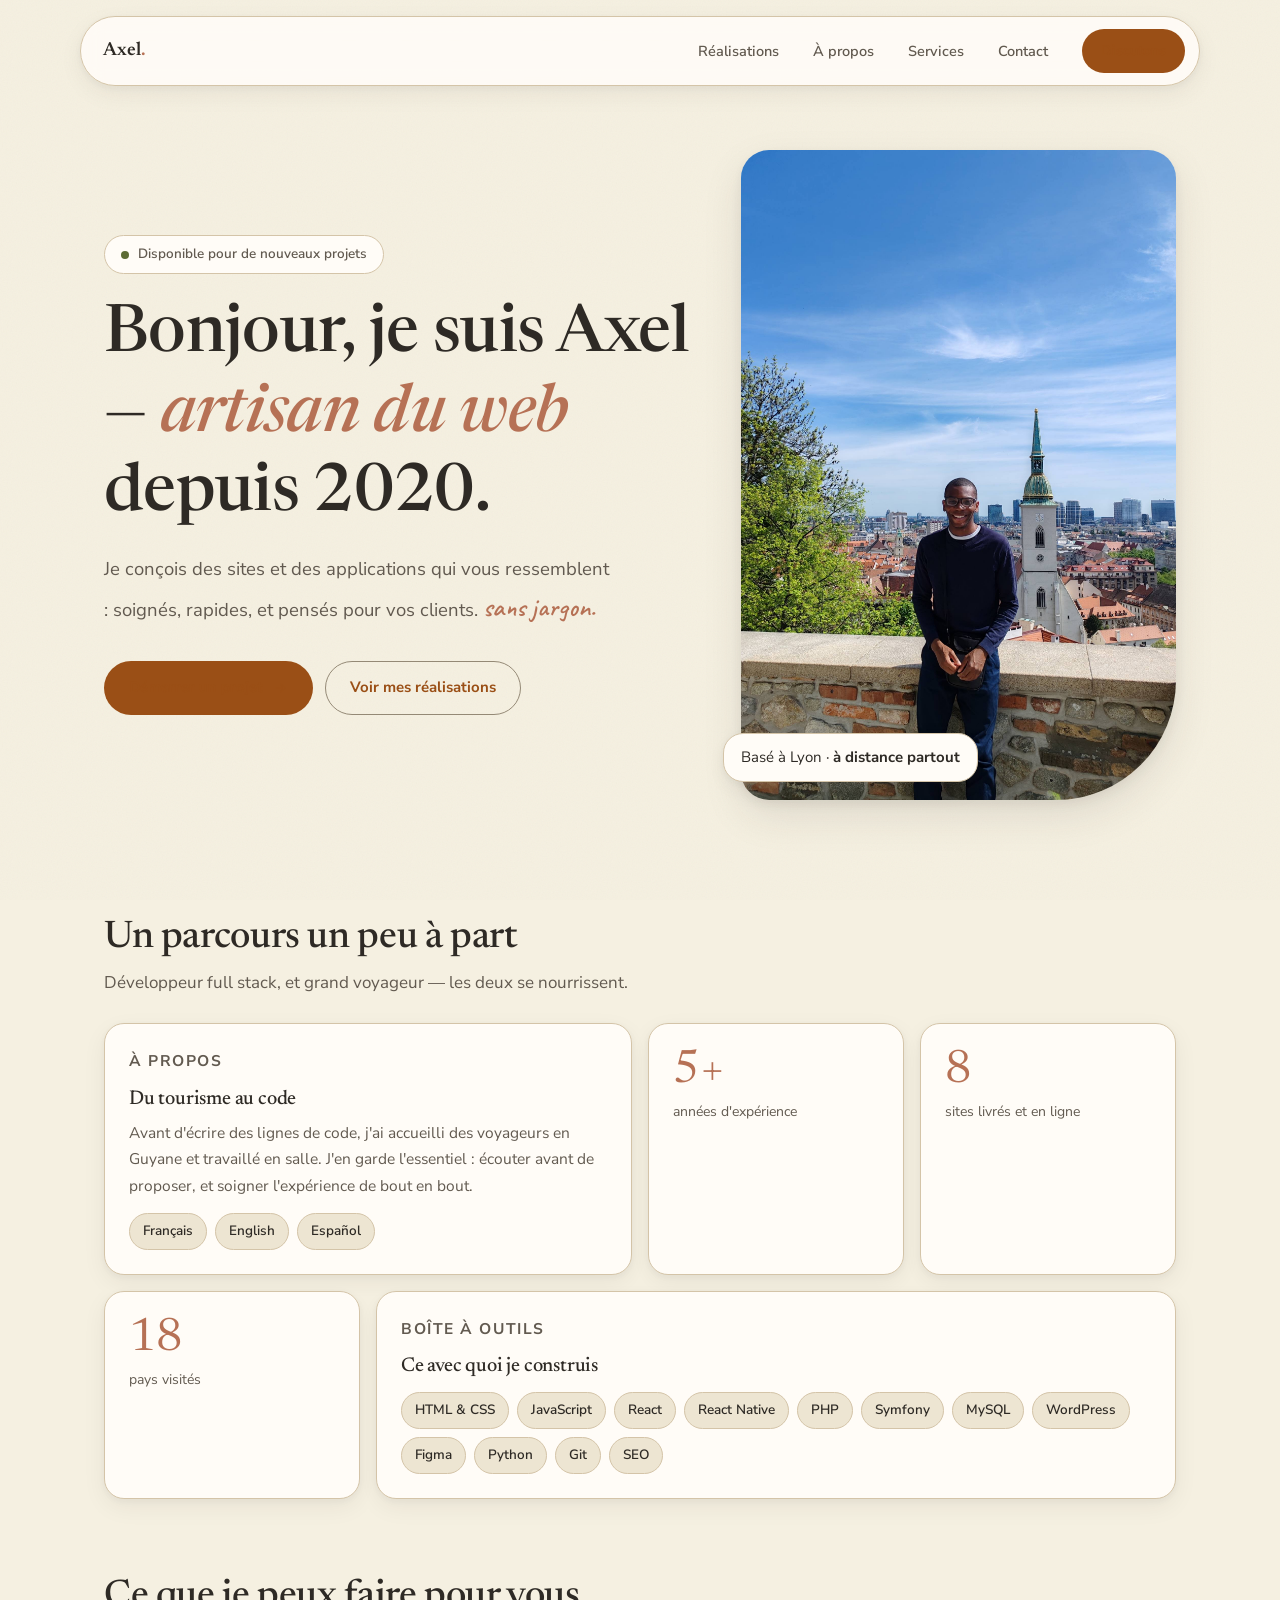
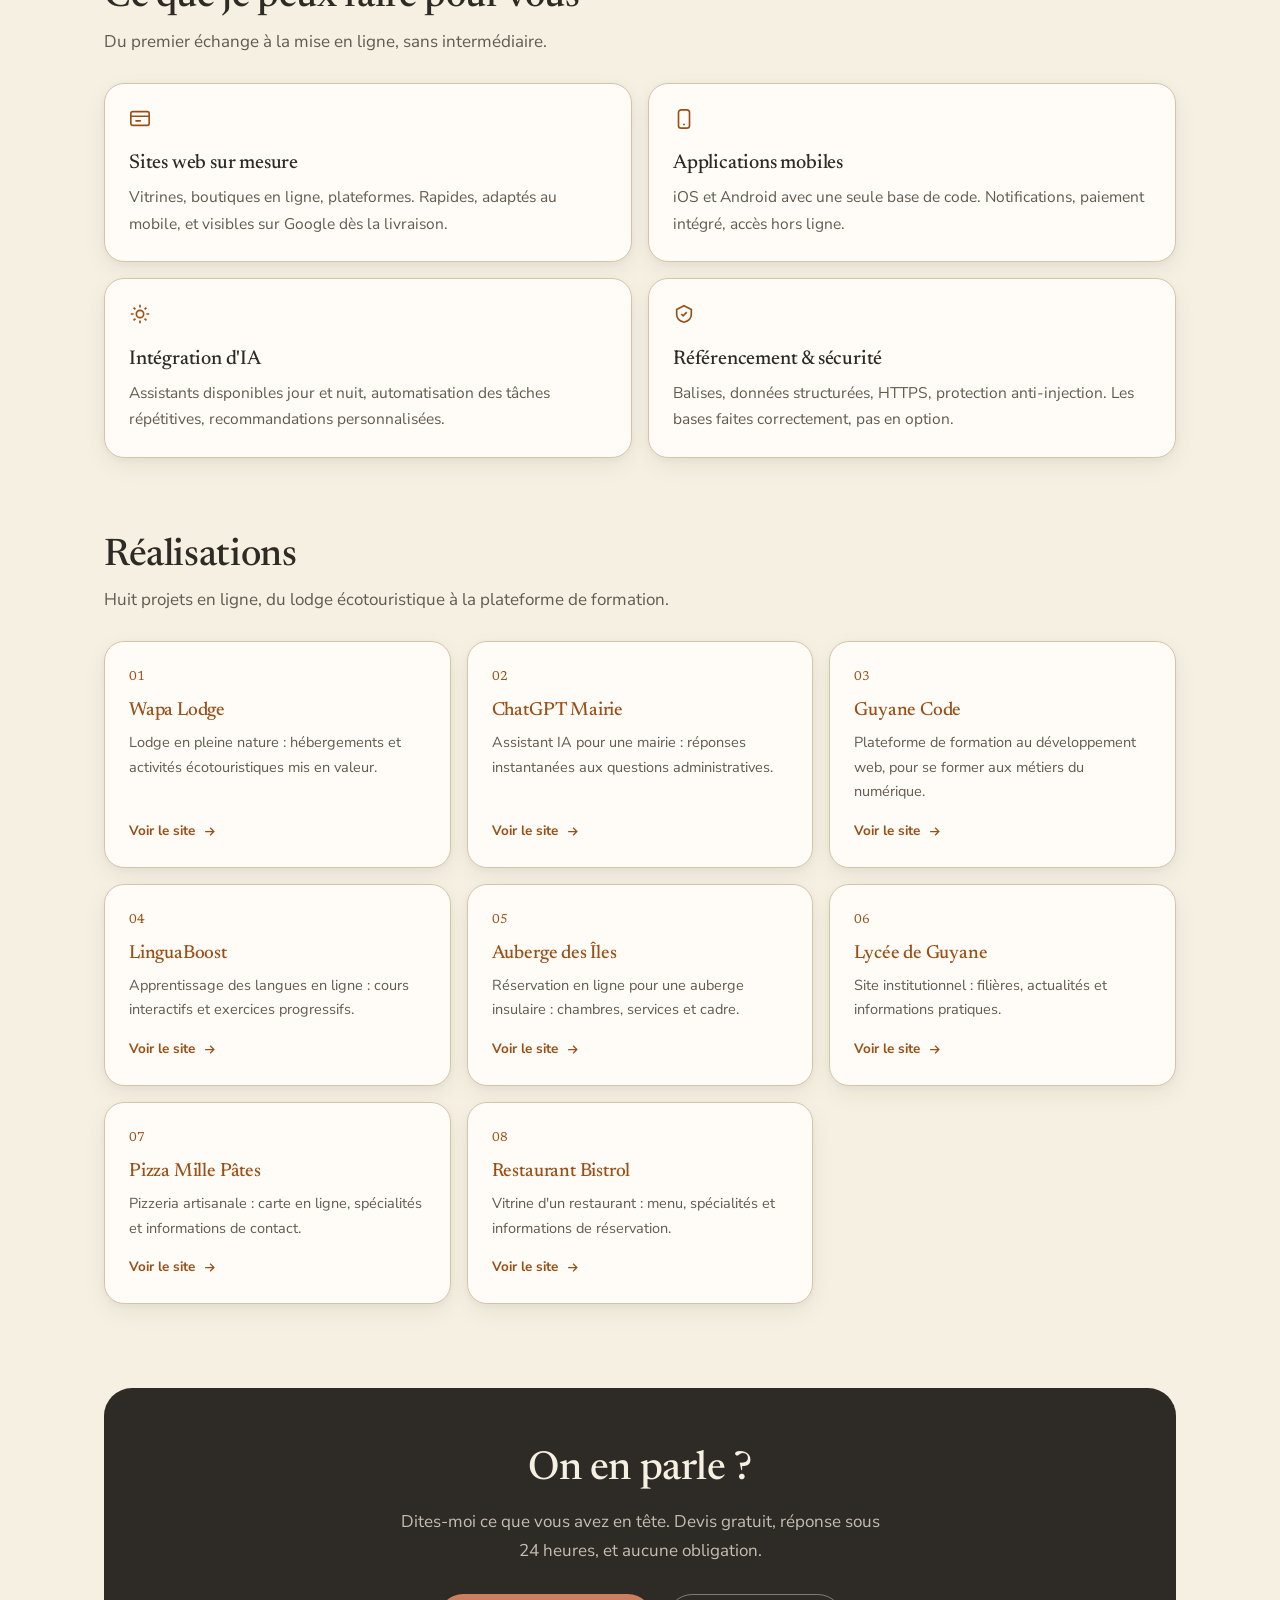
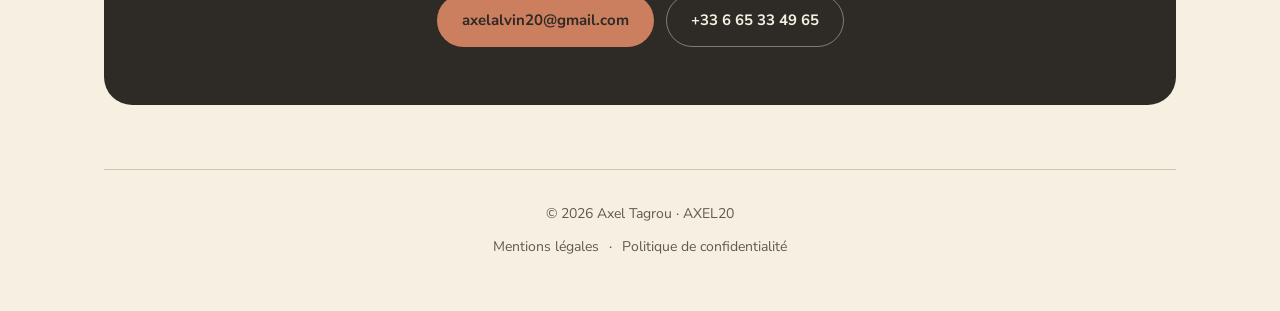
<file: preview-cozy.html>
<!DOCTYPE html>
<html lang="fr">
<head>
    <meta charset="UTF-8">
    <meta http-equiv="X-UA-Compatible" content="IE=edge">
    <meta name="viewport" content="width=device-width, initial-scale=1.0">
    <meta name="robots" content="noindex, nofollow">
    <meta name="description" content="Aperçu de refonte — direction visuelle « cozy » pour le portfolio d'Axel Tagrou.">
    <link rel="stylesheet" href="cozy.css?v=8223d680">
    <script defer src="cozy.js?v=062a573b"></script>
    <title>Aperçu refonte cozy — Axel Tagrou</title>
</head>
<body class="cozy">

    <header class="cozy-header">
        <div class="cozy-logo">Axel<span>.</span></div>
        <nav class="cozy-nav" aria-label="Navigation principale">
            <a href="#work">Réalisations</a>
            <a href="#about">À propos</a>
            <a href="#services">Services</a>
            <a href="#contact">Contact</a>
        </nav>
        <a class="cozy-btn cozy-btn--solid cozy-btn--sm" href="#contact">Discutons</a>
    </header>

    <div class="cozy-wrap">

        <!-- ══ Hero ══ -->
        <section class="hero">
            <div>
                <span class="hero-tag"><span class="dot" aria-hidden="true"></span> Disponible pour de nouveaux projets</span>
                <h1>Bonjour, je suis Axel — <em>artisan du web</em> depuis 2020.</h1>
                <p class="hero-lead">
                    Je conçois des sites et des applications qui vous ressemblent : soignés,
                    rapides, et pensés pour vos clients. <span class="hand">sans jargon.</span>
                </p>
                <div class="hero-actions">
                    <a class="cozy-btn cozy-btn--solid" href="#contact">
                        Démarrer un projet
                        <svg viewBox="0 0 24 24" width="16" height="16" stroke="currentColor" stroke-width="2" fill="none" aria-hidden="true"><path d="M5 12h14M13 6l6 6-6 6"/></svg>
                    </a>
                    <a class="cozy-btn cozy-btn--ghost" href="#work">Voir mes réalisations</a>
                </div>
            </div>
            <div class="hero-portrait">
                <img src="img/Axel2.jpg" alt="Portrait d'Axel Tagrou" width="520" height="650" loading="eager">
                <div class="hero-sticker">Basé à Lyon · <strong>à distance partout</strong></div>
            </div>
        </section>

        <!-- ══ Bento : à propos ══ -->
        <div class="section-head reveal" id="about">
            <h2>Un parcours un peu à part</h2>
            <p>Développeur full stack, et grand voyageur — les deux se nourrissent.</p>
        </div>

        <section class="bento">
            <article class="tile tile--w2 reveal">
                <p class="tile-label">À propos</p>
                <h3>Du tourisme au code</h3>
                <p>
                    Avant d'écrire des lignes de code, j'ai accueilli des voyageurs en Guyane et
                    travaillé en salle. J'en garde l'essentiel : écouter avant de proposer, et
                    soigner l'expérience de bout en bout.
                </p>
                <div class="chips">
                    <span class="chip">Français</span>
                    <span class="chip">English</span>
                    <span class="chip">Español</span>
                </div>
            </article>

            <article class="tile reveal">
                <div class="stat-n">5+</div>
                <div class="stat-l">années d'expérience</div>
            </article>

            <article class="tile reveal">
                <div class="stat-n">8</div>
                <div class="stat-l">sites livrés et en ligne</div>
            </article>

            <article class="tile reveal">
                <div class="stat-n">18</div>
                <div class="stat-l">pays visités</div>
            </article>

            <article class="tile tile--w3 reveal">
                <p class="tile-label">Boîte à outils</p>
                <h3>Ce avec quoi je construis</h3>
                <div class="chips">
                    <span class="chip">HTML &amp; CSS</span>
                    <span class="chip">JavaScript</span>
                    <span class="chip">React</span>
                    <span class="chip">React Native</span>
                    <span class="chip">PHP</span>
                    <span class="chip">Symfony</span>
                    <span class="chip">MySQL</span>
                    <span class="chip">WordPress</span>
                    <span class="chip">Figma</span>
                    <span class="chip">Python</span>
                    <span class="chip">Git</span>
                    <span class="chip">SEO</span>
                </div>
            </article>
        </section>

        <!-- ══ Services ══ -->
        <div class="section-head reveal" id="services">
            <h2>Ce que je peux faire pour vous</h2>
            <p>Du premier échange à la mise en ligne, sans intermédiaire.</p>
        </div>

        <section class="bento">
            <article class="tile tile--w2 reveal">
                <svg class="tile-icon" viewBox="0 0 24 24" aria-hidden="true"><rect x="2" y="4" width="20" height="15" rx="2"/><path d="M2 9h20M7 14h6"/></svg>
                <h3>Sites web sur mesure</h3>
                <p>Vitrines, boutiques en ligne, plateformes. Rapides, adaptés au mobile, et visibles sur Google dès la livraison.</p>
            </article>

            <article class="tile tile--w2 reveal">
                <svg class="tile-icon" viewBox="0 0 24 24" aria-hidden="true"><rect x="6" y="2" width="12" height="20" rx="3"/><path d="M11 18h2"/></svg>
                <h3>Applications mobiles</h3>
                <p>iOS et Android avec une seule base de code. Notifications, paiement intégré, accès hors ligne.</p>
            </article>

            <article class="tile tile--w2 reveal">
                <svg class="tile-icon" viewBox="0 0 24 24" aria-hidden="true"><circle cx="12" cy="12" r="4"/><path d="M12 2v3M12 19v3M2 12h3M19 12h3M5 5l2 2M17 17l2 2M19 5l-2 2M7 17l-2 2"/></svg>
                <h3>Intégration d'IA</h3>
                <p>Assistants disponibles jour et nuit, automatisation des tâches répétitives, recommandations personnalisées.</p>
            </article>

            <article class="tile tile--w2 reveal">
                <svg class="tile-icon" viewBox="0 0 24 24" aria-hidden="true"><path d="M12 3l8 4v5c0 4.5-3.2 7.8-8 9-4.8-1.2-8-4.5-8-9V7l8-4z"/><path d="M9 12l2 2 4-4"/></svg>
                <h3>Référencement &amp; sécurité</h3>
                <p>Balises, données structurées, HTTPS, protection anti-injection. Les bases faites correctement, pas en option.</p>
            </article>
        </section>

        <!-- ══ Réalisations ══ -->
        <div class="section-head reveal" id="work">
            <h2>Réalisations</h2>
            <p>Huit projets en ligne, du lodge écotouristique à la plateforme de formation.</p>
        </div>

        <section class="work">
            <a class="work-card reveal" href="https://wapa-lodge.vercel.app" target="_blank" rel="noopener">
                <span class="work-num">01</span>
                <h3>Wapa Lodge</h3>
                <p>Lodge en pleine nature : hébergements et activités écotouristiques mis en valeur.</p>
                <span class="work-foot">Voir le site <svg viewBox="0 0 24 24" aria-hidden="true"><path d="M5 12h14M13 6l6 6-6 6"/></svg></span>
            </a>

            <a class="work-card reveal" href="https://chatgptmairie.vercel.app" target="_blank" rel="noopener">
                <span class="work-num">02</span>
                <h3>ChatGPT Mairie</h3>
                <p>Assistant IA pour une mairie : réponses instantanées aux questions administratives.</p>
                <span class="work-foot">Voir le site <svg viewBox="0 0 24 24" aria-hidden="true"><path d="M5 12h14M13 6l6 6-6 6"/></svg></span>
            </a>

            <a class="work-card reveal" href="https://guyanecode.vercel.app" target="_blank" rel="noopener">
                <span class="work-num">03</span>
                <h3>Guyane Code</h3>
                <p>Plateforme de formation au développement web, pour se former aux métiers du numérique.</p>
                <span class="work-foot">Voir le site <svg viewBox="0 0 24 24" aria-hidden="true"><path d="M5 12h14M13 6l6 6-6 6"/></svg></span>
            </a>

            <a class="work-card reveal" href="https://linguaboost-prototype.vercel.app/maquettes/accueil.html" target="_blank" rel="noopener">
                <span class="work-num">04</span>
                <h3>LinguaBoost</h3>
                <p>Apprentissage des langues en ligne : cours interactifs et exercices progressifs.</p>
                <span class="work-foot">Voir le site <svg viewBox="0 0 24 24" aria-hidden="true"><path d="M5 12h14M13 6l6 6-6 6"/></svg></span>
            </a>

            <a class="work-card reveal" href="https://auberge-des-iles.vercel.app" target="_blank" rel="noopener">
                <span class="work-num">05</span>
                <h3>Auberge des Îles</h3>
                <p>Réservation en ligne pour une auberge insulaire : chambres, services et cadre.</p>
                <span class="work-foot">Voir le site <svg viewBox="0 0 24 24" aria-hidden="true"><path d="M5 12h14M13 6l6 6-6 6"/></svg></span>
            </a>

            <a class="work-card reveal" href="https://lyc-e-guyane.vercel.app" target="_blank" rel="noopener">
                <span class="work-num">06</span>
                <h3>Lycée de Guyane</h3>
                <p>Site institutionnel : filières, actualités et informations pratiques.</p>
                <span class="work-foot">Voir le site <svg viewBox="0 0 24 24" aria-hidden="true"><path d="M5 12h14M13 6l6 6-6 6"/></svg></span>
            </a>

            <a class="work-card reveal" href="https://pizza-mille-pate.vercel.app" target="_blank" rel="noopener">
                <span class="work-num">07</span>
                <h3>Pizza Mille Pâtes</h3>
                <p>Pizzeria artisanale : carte en ligne, spécialités et informations de contact.</p>
                <span class="work-foot">Voir le site <svg viewBox="0 0 24 24" aria-hidden="true"><path d="M5 12h14M13 6l6 6-6 6"/></svg></span>
            </a>

            <a class="work-card reveal" href="https://restaurant-axel120.vercel.app" target="_blank" rel="noopener">
                <span class="work-num">08</span>
                <h3>Restaurant Bistrol</h3>
                <p>Vitrine d'un restaurant : menu, spécialités et informations de réservation.</p>
                <span class="work-foot">Voir le site <svg viewBox="0 0 24 24" aria-hidden="true"><path d="M5 12h14M13 6l6 6-6 6"/></svg></span>
            </a>
        </section>

        <!-- ══ Contact ══ -->
        <section class="cta reveal" id="contact">
            <h2>On en parle ?</h2>
            <p>Dites-moi ce que vous avez en tête. Devis gratuit, réponse sous 24 heures, et aucune obligation.</p>
            <div class="hero-actions" style="justify-content:center">
                <a class="cozy-btn cozy-btn--solid" href="mailto:axelalvin20@gmail.com">
                    axelalvin20@gmail.com
                </a>
                <a class="cozy-btn cozy-btn--ghost" href="tel:+33665334965">+33 6 65 33 49 65</a>
            </div>
        </section>

        <footer class="cozy-footer">
            <p>© 2026 Axel Tagrou · AXEL20</p>
            <nav aria-label="Liens légaux">
                <a href="mentions-legales.html">Mentions légales</a>
                <span aria-hidden="true">·</span>
                <a href="politique-confidentialite.html">Politique de confidentialité</a>
            </nav>
        </footer>

    </div>
</body>
</html>
</file>
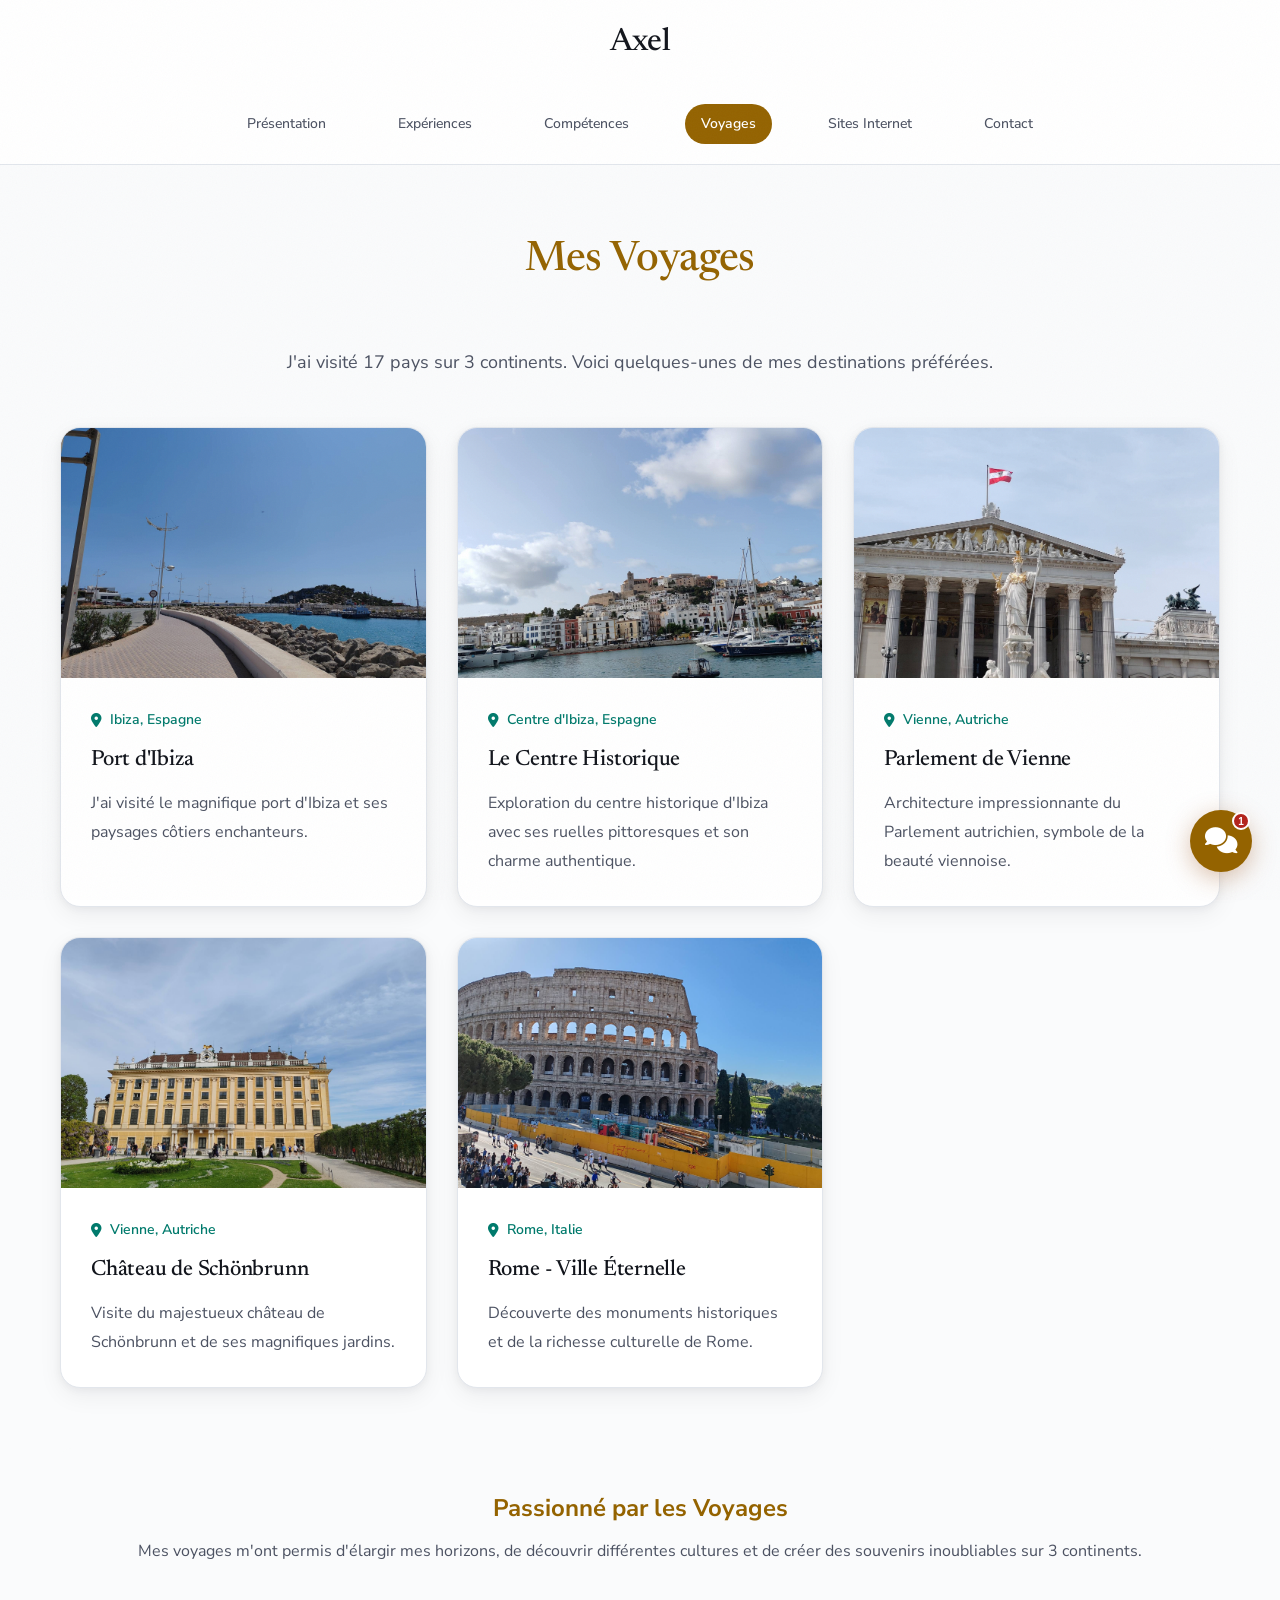
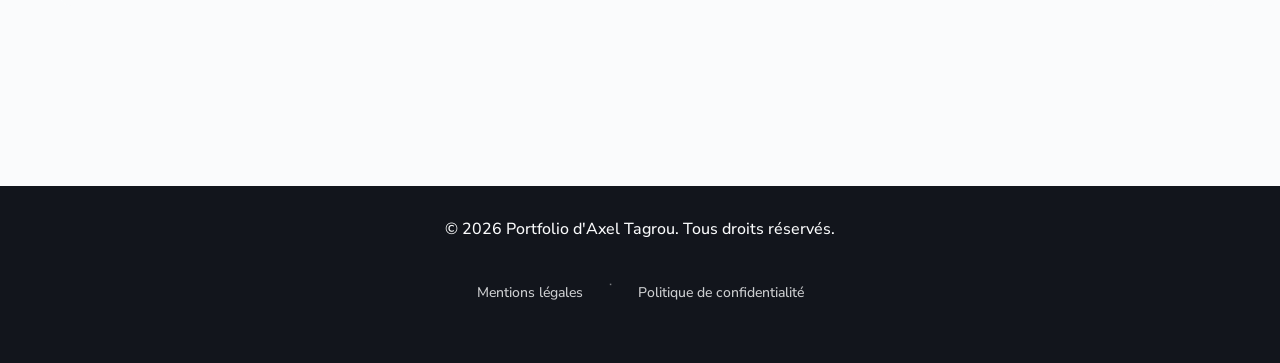
<file: projet.html>
﻿<!DOCTYPE html>
<html lang="fr">
<head>
    <meta charset="UTF-8">
    <meta http-equiv="X-UA-Compatible" content="IE=edge">
    <meta name="viewport" content="width=device-width, initial-scale=1.0">
    <meta name="robots" content="noindex, follow">
    <meta name="description" content="Mes voyages - Axel a visité 17 pays sur 3 continents">
    
    <link rel="stylesheet" href="https://cdnjs.cloudflare.com/ajax/libs/font-awesome/6.7.2/css/all.min.css" integrity="sha384-nRgPTkuX86pH8yjPJUAFuASXQSSl2/bBUiNV47vSYpKFxHJhbcrGnmlYpYJMeD7a" crossorigin="anonymous">
    <link rel="preconnect" href="https://fonts.gstatic.com" crossorigin>
    <link href="https://fonts.googleapis.com/css2?family=Newsreader:ital,wght@0,500;1,500&family=Nunito+Sans:wght@400;500;600;700&display=swap" rel="stylesheet">
    <link rel="stylesheet" href="style.css?v=3152d054">
    <link rel="stylesheet" href="chatbox.css?v=621cb522">
    <link rel="stylesheet" href="pages.css?v=103301dd">
    <link rel="stylesheet" href="theme.css?v=de28477a">
    
    <script defer src="script.js?v=8989bb23"></script>
    
    <title>Voyages - Axel Portfolio</title>
</head>
<body>
    <header>
        <div class="menuBurguer">
            <span></span>
            <span></span>
            <span></span>
        </div>
        <div class="title">
            <div class="brand">Axel</div>
        </div>
        <nav>
            <a href="index.html">Présentation</a>
            <a href="experience.html">Expériences</a>
            <a href="compétence.html">Compétences</a>
            <a href="projet.html" class="logo">Voyages</a>
            <a href="sites.html">Sites Internet</a>
            <a href="contact.html">Contact</a>
        </nav>
    </header>

    <main>
        <section>
            <h2 class="section-title">Mes Voyages</h2>
            <p style="text-align: center; color: var(--text-secondary); margin-bottom: 50px; font-size: 18px;">
                J'ai visité 17 pays sur 3 continents. Voici quelques-unes de mes destinations préférées.
            </p>
            
            <div class="projects-grid">
                <div class="project-card">
                    <div class="project-image">
                        <img src="./img/imgibiza2.jpg" alt="Port d'Ibiza" width="1920" height="1440" loading="eager" decoding="async" fetchpriority="high">
                    </div>
                    <div class="project-content">
                        <div class="project-location">
                            <i class="fas fa-map-marker-alt"></i>
                            Ibiza, Espagne
                        </div>
                        <h3>Port d'Ibiza</h3>
                        <p>J'ai visité le magnifique port d'Ibiza et ses paysages côtiers enchanteurs.</p>
                    </div>
                </div>

                <div class="project-card">
                    <div class="project-image">
                        <img src="./img/imgibiza3.jpg" alt="Centre d'Ibiza" width="1920" height="2560" loading="lazy" decoding="async">
                    </div>
                    <div class="project-content">
                        <div class="project-location">
                            <i class="fas fa-map-marker-alt"></i>
                            Centre d'Ibiza, Espagne
                        </div>
                        <h3>Le Centre Historique</h3>
                        <p>Exploration du centre historique d'Ibiza avec ses ruelles pittoresques et son charme authentique.</p>
                    </div>
                </div>

                <div class="project-card">
                    <div class="project-image">
                        <img src="./img/imgvienne1.jpg" alt="Parlement de Vienne" width="1920" height="1440" loading="lazy" decoding="async">
                    </div>
                    <div class="project-content">
                        <div class="project-location">
                            <i class="fas fa-map-marker-alt"></i>
                            Vienne, Autriche
                        </div>
                        <h3>Parlement de Vienne</h3>
                        <p>Architecture impressionnante du Parlement autrichien, symbole de la beauté viennoise.</p>
                    </div>
                </div>

                <div class="project-card">
                    <div class="project-image">
                        <img src="./img/imgvienne2.jpg" alt="Château de Vienne" width="1920" height="1440" loading="lazy" decoding="async">
                    </div>
                    <div class="project-content">
                        <div class="project-location">
                            <i class="fas fa-map-marker-alt"></i>
                            Vienne, Autriche
                        </div>
                        <h3>Château de Schönbrunn</h3>
                        <p>Visite du majestueux château de Schönbrunn et de ses magnifiques jardins.</p>
                    </div>
                </div>

                <div class="project-card">
                    <div class="project-image">
                        <img src="./img/rome.jpg" alt="Rome" width="1920" height="1440" loading="lazy" decoding="async">
                    </div>
                    <div class="project-content">
                        <div class="project-location">
                            <i class="fas fa-map-marker-alt"></i>
                            Rome, Italie
                        </div>
                        <h3>Rome - Ville Éternelle</h3>
                        <p>Découverte des monuments historiques et de la richesse culturelle de Rome.</p>
                    </div>
                </div>
            </div>

            <div style="text-align: center; margin-top: 60px; padding: 40px; background: var(--light-bg); border-radius: 12px;">
                <h3 style="color: var(--primary-color); font-size: 24px; font-weight: 700; margin-bottom: 10px;">
                    Passionné par les Voyages
                </h3>
                <p style="color: var(--text-secondary); margin: 0;">
                    Mes voyages m'ont permis d'élargir mes horizons, de découvrir différentes cultures et de 
                    créer des souvenirs inoubliables sur 3 continents.
                </p>
            </div>
        </section>
    </main>

    <footer>
        <p>&copy; 2026 Portfolio d'Axel Tagrou. Tous droits réservés.</p>
        <nav class="footer-legal" aria-label="Liens légaux">
            <a href="mentions-legales.html" data-i18n-text="footer_legal">Mentions légales</a>
            <span aria-hidden="true">·</span>
            <a href="politique-confidentialite.html" data-i18n-text="footer_privacy">Politique de confidentialité</a>
        </nav>
    </footer>
    <script src="chatbox.js?v=a498bb5c"></script>
</body>
</html>
</file>
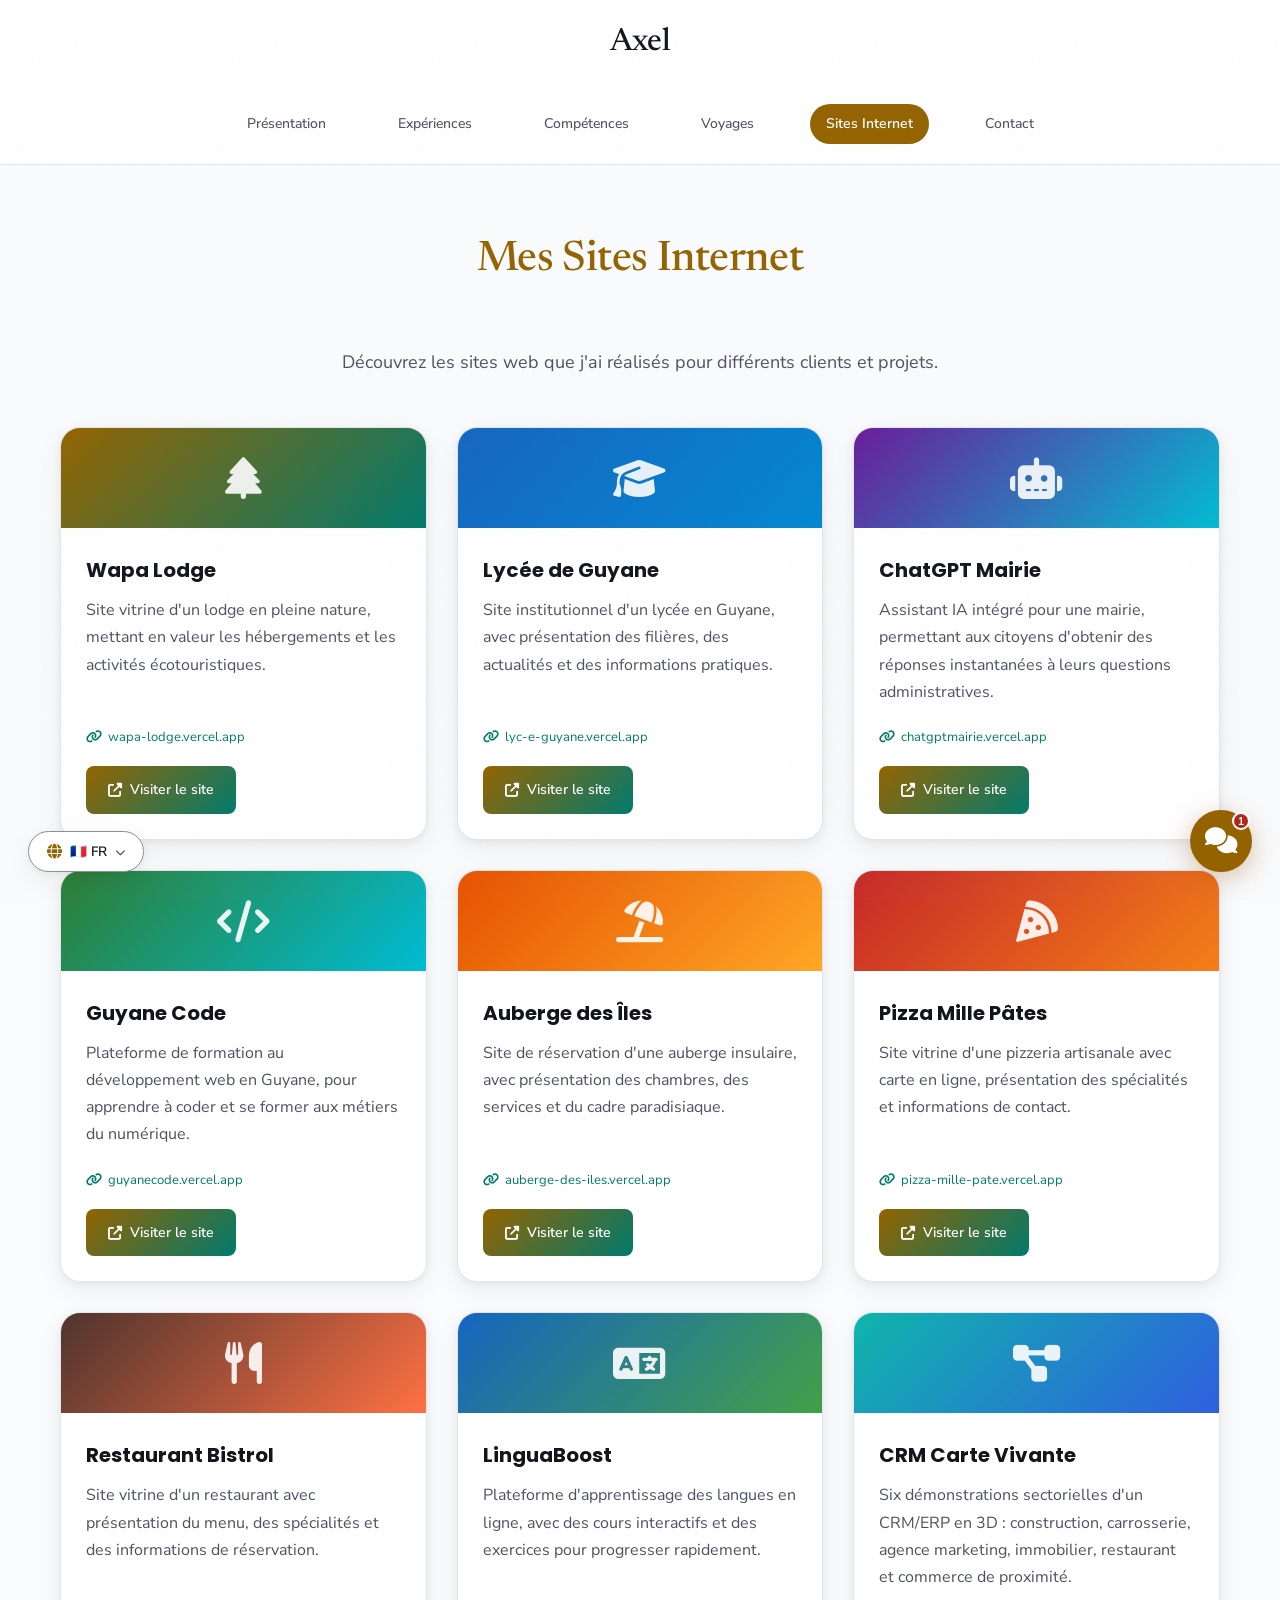
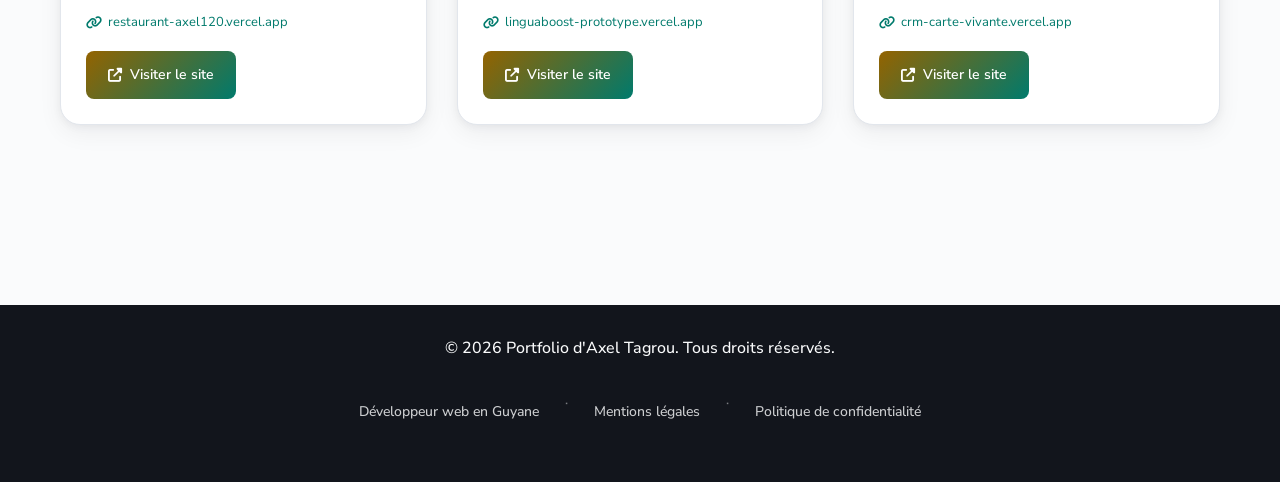
<file: sites.html>
﻿<!DOCTYPE html>
<html lang="fr">
<head>
    <meta charset="UTF-8">
    <meta name="google-site-verification" content="-nK6KHWu3SV14ouY5qeNkRyW0s2GD8R0PPZKInf9tjQ">
    <meta http-equiv="X-UA-Compatible" content="IE=edge">
    <meta name="viewport" content="width=device-width, initial-scale=1.0">
    <meta name="description" content="Sites internet réalisés par Axel : Wapa Lodge, Lycée de Guyane, ChatGPT Mairie, Guyane Code, Auberge des Îles, Pizza Mille Pâtes, Restaurant Axel.">
    <meta name="author" content="Axel Tagrou">
    <meta name="robots" content="index, follow">
<link rel="canonical" href="https://www.axeltagrou.fr/sites.html">
<meta property="og:type" content="website">
    <meta property="og:title" content="Sites Internet Réalisés - Axel Tagrou Développeur Web">
    <meta property="og:description" content="Découvrez les sites internet créés par Axel : lodge, lycée, mairie, pizzeria et plus encore.">
    <meta property="og:url" content="https://www.axeltagrou.fr/sites.html">
    <meta property="og:image" content="https://www.axeltagrou.fr/img/Axel2.jpg">
    <meta property="og:locale" content="fr_FR">
    <meta property="og:site_name" content="Portfolio Axel">
    <meta name="twitter:card" content="summary_large_image">
    <meta name="twitter:title" content="Sites Internet Réalisés - Axel Tagrou Développeur Web">
    <meta name="twitter:description" content="Sites internet créés par Axel : lodge, lycée, mairie, pizzeria et plus encore.">
    <meta name="twitter:image" content="https://www.axeltagrou.fr/img/Axel2.jpg">

    <link rel="stylesheet" href="https://cdnjs.cloudflare.com/ajax/libs/font-awesome/6.7.2/css/all.min.css" integrity="sha384-nRgPTkuX86pH8yjPJUAFuASXQSSl2/bBUiNV47vSYpKFxHJhbcrGnmlYpYJMeD7a" crossorigin="anonymous">
    <link rel="preconnect" href="https://fonts.gstatic.com" crossorigin>
    <link href="https://fonts.googleapis.com/css2?family=Newsreader:ital,wght@0,500;1,500&family=Nunito+Sans:wght@400;500;600;700&display=swap" rel="stylesheet">
    <link rel="stylesheet" href="style.css?v=3152d054">
    <link rel="stylesheet" href="chatbox.css?v=621cb522">
    <link rel="stylesheet" href="pages.css?v=103301dd">
    <link rel="stylesheet" href="i18n.css?v=a781add4">

    <script defer src="script.js?v=8989bb23"></script>
    <script defer src="i18n.js?v=c6c3b8b3"></script>

    <title>Sites Internet - Axel Portfolio</title>

    <style>
        .sites-grid {
            display: grid;
            grid-template-columns: repeat(auto-fit, minmax(300px, 1fr));
            gap: 30px;
            margin-bottom: 60px;
        }

        .site-card {
            background: white;
            border-radius: 14px;
            overflow: hidden;
            box-shadow: var(--shadow);
            transition: var(--transition);
            display: flex;
            flex-direction: column;
        }

        .site-card:hover {
            transform: translateY(-8px);
            box-shadow: var(--shadow-lg);
        }

        .site-banner {
            background: linear-gradient(135deg, var(--primary-color), var(--accent-color));
            height: 100px;
            display: flex;
            align-items: center;
            justify-content: center;
        }

        .site-banner i {
            font-size: 42px;
            color: white;
            opacity: 0.9;
        }

        .site-content {
            padding: 25px;
            flex: 1;
            display: flex;
            flex-direction: column;
        }

        .site-content h3 {
            font-family: 'Poppins', sans-serif;
            font-size: 20px;
            font-weight: 700;
            color: var(--text-primary);
            margin: 0 0 10px 0;
        }

        .site-content p {
            color: var(--text-secondary);
            line-height: 1.7;
            margin: 0 0 20px 0;
            flex: 1;
        }

        .site-url {
            display: flex;
            align-items: center;
            gap: 6px;
            font-size: 13px;
            color: var(--accent-color);
            margin-bottom: 18px;
            word-break: break-all;
        }

        .site-btn {
            display: inline-flex;
            align-items: center;
            gap: 8px;
            background: linear-gradient(135deg, var(--primary-color), var(--accent-color));
            color: white;
            text-decoration: none;
            padding: 12px 22px;
            border-radius: 8px;
            font-weight: 600;
            font-size: 14px;
            transition: var(--transition);
            align-self: flex-start;
        }

        .site-btn:hover {
            opacity: 0.9;
            transform: translateX(3px);
        }

        @media (max-width: 768px) {
            .sites-grid {
                grid-template-columns: 1fr;
            }
        }
    </style>
    <link rel="stylesheet" href="theme.css?v=de28477a">
</head>
<body>
    <header>
        <div class="menuBurguer">
            <span></span>
            <span></span>
            <span></span>
        </div>
        <div class="title">
            <div class="brand">Axel</div>
        </div>
        <nav>
            <a href="index.html">Présentation</a>
            <a href="experience.html">Expériences</a>
            <a href="compétence.html">Compétences</a>
            <a href="voyages.html">Voyages</a>
            <a href="sites.html" class="logo">Sites Internet</a>
            <a href="contact.html">Contact</a>
        </nav>
    </header>

    <main>
        <section>
            <h1 class="section-title" data-i18n-text="sites_title">Sites Internet</h1>
            <p style="text-align: center; color: var(--text-secondary); margin-bottom: 50px; font-size: 18px;" data-i18n-text="sites_sub">
                Découvrez les sites web que j'ai réalisés pour différents clients et projets.
            </p>

            <div class="sites-grid">

                <div class="site-card">
                    <div class="site-banner">
                        <i class="fas fa-tree"></i>
                    </div>
                    <div class="site-content">
                        <h3>Wapa Lodge</h3>
                        <p data-i18n-text="site1_desc">Site vitrine d'un lodge en pleine nature, mettant en valeur les hébergements et les activités écotouristiques.</p>
                        <div class="site-url"><i class="fas fa-link"></i> wapa-lodge.vercel.app</div>
                        <a href="https://wapa-lodge.vercel.app" target="_blank" rel="noopener" class="site-btn">
                            <i class="fas fa-external-link-alt"></i> <span data-i18n-text="site_visit">Visiter le site</span>
                        </a>
                    </div>
                </div>

                <div class="site-card">
                    <div class="site-banner" style="background: linear-gradient(135deg, #1565c0, #0288d1);">
                        <i class="fas fa-graduation-cap"></i>
                    </div>
                    <div class="site-content">
                        <h3>Lycée de Guyane</h3>
                        <p data-i18n-text="site2_desc">Site institutionnel d'un lycée en Guyane, avec présentation des filières, des actualités et des informations pratiques.</p>
                        <div class="site-url"><i class="fas fa-link"></i> lyc-e-guyane.vercel.app</div>
                        <a href="https://lyc-e-guyane.vercel.app" target="_blank" rel="noopener" class="site-btn">
                            <i class="fas fa-external-link-alt"></i> <span data-i18n-text="site_visit">Visiter le site</span>
                        </a>
                    </div>
                </div>

                <div class="site-card">
                    <div class="site-banner" style="background: linear-gradient(135deg, #6a1b9a, #00bcd4);">
                        <i class="fas fa-robot"></i>
                    </div>
                    <div class="site-content">
                        <h3>ChatGPT Mairie</h3>
                        <p data-i18n-text="site3_desc">Assistant IA intégré pour une mairie, permettant aux citoyens d'obtenir des réponses instantanées à leurs questions administratives.</p>
                        <div class="site-url"><i class="fas fa-link"></i> chatgptmairie.vercel.app</div>
                        <a href="https://chatgptmairie.vercel.app" target="_blank" rel="noopener" class="site-btn">
                            <i class="fas fa-external-link-alt"></i> <span data-i18n-text="site_visit">Visiter le site</span>
                        </a>
                    </div>
                </div>

                <div class="site-card">
                    <div class="site-banner" style="background: linear-gradient(135deg, #2e7d32, #00bcd4);">
                        <i class="fas fa-code"></i>
                    </div>
                    <div class="site-content">
                        <h3>Guyane Code</h3>
                        <p data-i18n-text="site4_desc">Plateforme de formation au développement web en Guyane, pour apprendre à coder et se former aux métiers du numérique.</p>
                        <div class="site-url"><i class="fas fa-link"></i> guyanecode.vercel.app</div>
                        <a href="https://guyanecode.vercel.app" target="_blank" rel="noopener" class="site-btn">
                            <i class="fas fa-external-link-alt"></i> <span data-i18n-text="site_visit">Visiter le site</span>
                        </a>
                    </div>
                </div>

                <div class="site-card">
                    <div class="site-banner" style="background: linear-gradient(135deg, #e65100, #ffa726);">
                        <i class="fas fa-umbrella-beach"></i>
                    </div>
                    <div class="site-content">
                        <h3>Auberge des Îles</h3>
                        <p data-i18n-text="site5_desc">Site de réservation d'une auberge insulaire, avec présentation des chambres, des services et du cadre paradisiaque.</p>
                        <div class="site-url"><i class="fas fa-link"></i> auberge-des-iles.vercel.app</div>
                        <a href="https://auberge-des-iles.vercel.app" target="_blank" rel="noopener" class="site-btn">
                            <i class="fas fa-external-link-alt"></i> <span data-i18n-text="site_visit">Visiter le site</span>
                        </a>
                    </div>
                </div>

                <div class="site-card">
                    <div class="site-banner" style="background: linear-gradient(135deg, #c62828, #f57f17);">
                        <i class="fas fa-pizza-slice"></i>
                    </div>
                    <div class="site-content">
                        <h3>Pizza Mille Pâtes</h3>
                        <p data-i18n-text="site6_desc">Site vitrine d'une pizzeria artisanale avec carte en ligne, présentation des spécialités et informations de contact.</p>
                        <div class="site-url"><i class="fas fa-link"></i> pizza-mille-pate.vercel.app</div>
                        <a href="https://pizza-mille-pate.vercel.app" target="_blank" rel="noopener" class="site-btn">
                            <i class="fas fa-external-link-alt"></i> <span data-i18n-text="site_visit">Visiter le site</span>
                        </a>
                    </div>
                </div>

                <div class="site-card">
                    <div class="site-banner" style="background: linear-gradient(135deg, #4e342e, #ff7043);">
                        <i class="fas fa-utensils"></i>
                    </div>
                    <div class="site-content">
                        <h3>Restaurant Bistrol</h3>
                        <p data-i18n-text="site7_desc">Site vitrine d'un restaurant avec présentation du menu, des spécialités et des informations de réservation.</p>
                        <div class="site-url"><i class="fas fa-link"></i> restaurant-axel120.vercel.app</div>
                        <a href="https://restaurant-axel120.vercel.app" target="_blank" rel="noopener" class="site-btn">
                            <i class="fas fa-external-link-alt"></i> <span data-i18n-text="site_visit">Visiter le site</span>
                        </a>
                    </div>
                </div>

                <div class="site-card">
                    <div class="site-banner" style="background: linear-gradient(135deg, #1565c0, #43a047);">
                        <i class="fas fa-language"></i>
                    </div>
                    <div class="site-content">
                        <h3>LinguaBoost</h3>
                        <p data-i18n-text="site8_desc">Plateforme d'apprentissage des langues en ligne, avec des cours interactifs et des exercices pour progresser rapidement.</p>
                        <div class="site-url"><i class="fas fa-link"></i> linguaboost-prototype.vercel.app</div>
                        <a href="https://linguaboost-prototype.vercel.app/maquettes/accueil.html" target="_blank" rel="noopener" class="site-btn">
                            <i class="fas fa-external-link-alt"></i> <span data-i18n-text="site_visit">Visiter le site</span>
                        </a>
                    </div>
                </div>

                <div class="site-card">
                    <div class="site-banner" style="background: linear-gradient(135deg, #0fb5ab, #2f5fe0);">
                        <i class="fas fa-diagram-project"></i>
                    </div>
                    <div class="site-content">
                        <h3>CRM Carte Vivante</h3>
                        <p data-i18n-text="site9_desc">Six démonstrations sectorielles d'un CRM/ERP en 3D : construction, carrosserie, agence marketing, immobilier, restaurant et commerce de proximité.</p>
                        <div class="site-url"><i class="fas fa-link"></i> crm-carte-vivante.vercel.app</div>
                        <a href="https://crm-carte-vivante.vercel.app/" target="_blank" rel="noopener" class="site-btn">
                            <i class="fas fa-external-link-alt"></i> <span data-i18n-text="site_visit">Visiter le site</span>
                        </a>
                    </div>
                </div>

            </div>
        </section>
    </main>

    <footer>
        <p>&copy; 2026 Portfolio d'Axel Tagrou. Tous droits réservés.</p>
        <nav class="footer-legal" aria-label="Liens légaux">
            <a href="developpeur-web-guyane.html">Développeur web en Guyane</a>
            <span aria-hidden="true">·</span>
            <a href="mentions-legales.html" data-i18n-text="footer_legal">Mentions légales</a>
            <span aria-hidden="true">·</span>
            <a href="politique-confidentialite.html" data-i18n-text="footer_privacy">Politique de confidentialité</a>
        </nav>
    </footer>
    <script src="chatbox.js?v=a498bb5c"></script>
</body>
</html>
</file>
<file: style.css>
@import url('https://fonts.googleapis.com/css2?family=Poppins:wght@300;400;600;700&family=Inter:wght@400;500;600&display=swap');

:root {
    --primary-color: #1a73e8;
    --secondary-color: #0d47a1;
    --accent-color: #00bcd4;
    --dark-bg: #0f1419;
    --light-bg: #f5f7fa;
    --text-primary: #1a1a1a;
    --text-secondary: #666666;
    --border-color: #e0e0e0;
    --shadow: 0 4px 12px rgba(0, 0, 0, 0.08);
    --shadow-lg: 0 12px 32px rgba(0, 0, 0, 0.12);
    --transition: all 0.3s cubic-bezier(0.4, 0, 0.2, 1);
}

* {
    margin: 0;
    padding: 0;
    box-sizing: border-box;
}

html {
    scroll-behavior: smooth;
}

body {
    font-family: 'Inter', sans-serif;
    background-color: var(--light-bg);
    color: var(--text-primary);
    line-height: 1.6;
    overflow-x: hidden;
}

/* Header et Navigation */
header {
    position: sticky;
    top: 0;
    z-index: 1000;
    background: white;
    box-shadow: var(--shadow);
    backdrop-filter: blur(10px);
    background-color: rgba(255, 255, 255, 0.95);
}

.menuBurguer {
    display: none;
    flex-direction: column;
    cursor: pointer;
    padding: 15px 20px;
}

.menuBurguer span {
    width: 28px;
    height: 3px;
    background-color: var(--primary-color);
    margin: 5px 0;
    transition: var(--transition);
    border-radius: 2px;
}

.menuBurguer.active span:nth-child(1) {
    transform: rotate(45deg) translate(8px, 8px);
}

.menuBurguer.active span:nth-child(2) {
    opacity: 0;
}

.menuBurguer.active span:nth-child(3) {
    transform: rotate(-45deg) translate(7px, -7px);
}

.title {
    text-align: center;
    padding: 15px 20px;
}

.title .brand {
    font-family: 'Poppins', sans-serif;
    font-size: 32px;
    font-weight: 700;
    background: linear-gradient(135deg, var(--primary-color), var(--accent-color));
    -webkit-background-clip: text;
    -webkit-text-fill-color: transparent;
    background-clip: text;
    margin: 0;
}

nav {
    display: flex;
    justify-content: center;
    gap: 40px;
    padding: 20px;
    flex-wrap: wrap;
}

nav a {
    text-decoration: none;
    color: var(--text-primary);
    font-weight: 500;
    font-size: 14px;
    padding: 8px 16px;
    border-radius: 6px;
    transition: var(--transition);
    position: relative;
}

nav a::after {
    content: '';
    position: absolute;
    width: 0;
    height: 2px;
    bottom: -2px;
    left: 0;
    background-color: var(--primary-color);
    transition: var(--transition);
}

nav a:hover {
    color: var(--primary-color);
    background-color: rgba(26, 115, 232, 0.05);
}

nav a:hover::after {
    width: 100%;
}

nav a.logo {
    background-color: var(--primary-color);
    color: white;
    font-weight: 600;
}

nav a.logo:hover {
    background-color: var(--secondary-color);
    color: white;
}

nav a.logo::after {
    display: none;
}

/* Main et Section */
main {
    min-height: calc(100vh - 200px);
    padding: 60px 20px;
    max-width: 1200px;
    margin: 0 auto;
}

section {
    margin-bottom: 60px;
}

.présentation {
    background: white;
    border-radius: 12px;
    padding: 50px;
    box-shadow: var(--shadow-lg);
    transition: var(--transition);
}

.présentation:hover {
    box-shadow: var(--shadow-lg);
    transform: translateY(-4px);
}

.présentation h1 {
    font-family: 'Poppins', sans-serif;
    font-size: 42px;
    font-weight: 700;
    color: var(--primary-color);
    margin-bottom: 30px;
    text-align: center;
}

.présentation p {
    font-size: 16px;
    color: var(--text-secondary);
    line-height: 1.8;
    text-align: center;
    margin-bottom: 30px;
}

/* Carrousel */
.carousel {
    width: 100%;
    overflow: hidden;
    border-radius: 12px;
    box-shadow: var(--shadow);
    margin-bottom: 30px;
    background: var(--dark-bg);
}

.carousel-track {
    display: flex;
    animation: scroll 15s linear infinite;
}

.carousel-track img {
    width: 100%;
    height: 400px;
    object-fit: cover;
    flex-shrink: 0;
    transition: var(--transition);
}

.carousel-track img:hover {
    transform: scale(1.02);
}

footer {
    background: var(--text-primary);
    color: white;
    text-align: center;
    padding: 30px 20px;
    margin-top: 60px;
    font-weight: 500;
}

/* Responsive Design */
@media (max-width: 768px) {
    .menuBurguer {
        display: flex;
    }

    nav {
        position: absolute;
        top: 100%;
        left: 0;
        right: 0;
        background: white;
        flex-direction: column;
        gap: 0;
        padding: 0;
        max-height: 0;
        overflow: hidden;
        transition: var(--transition);
        box-shadow: var(--shadow);
    }

    nav.navOpen {
        max-height: 500px;
        padding: 20px 0;
    }

    nav a {
        padding: 15px 20px;
        border-radius: 0;
        text-align: left;
    }

    nav a::after {
        display: none;
    }

    nav a:hover {
        background-color: var(--light-bg);
    }

    .title .brand {
        font-size: 24px;
    }

    main {
        padding: 40px 20px;
    }

    .présentation {
        padding: 30px 20px;
        border-radius: 8px;
    }

    .présentation h1 {
        font-size: 28px;
    }

    .présentation p {
        font-size: 14px;
    }

    .carousel-track img {
        height: 250px;
    }
}

@media (max-width: 480px) {
    .title .brand {
        font-size: 20px;
    }

    nav {
        gap: 0;
    }

    nav a {
        padding: 12px 15px;
        font-size: 13px;
    }

    .présentation {
        padding: 20px;
    }

    .présentation h1 {
        font-size: 22px;
    }

    .présentation p {
        font-size: 13px;
    }

    main {
        padding: 30px 15px;
    }

    .carousel-track img {
        height: 200px;
    }
}/* ── Liens légaux dans le pied de page ── */
.footer-legal {
    margin-top: 10px;
    display: flex;
    gap: 10px;
    justify-content: center;
    flex-wrap: wrap;
    font-size: 13.5px;
}

.footer-legal a {
    color: inherit;
    opacity: 0.8;
    text-decoration: none;
    transition: var(--transition);
}

.footer-legal a:hover {
    opacity: 1;
    text-decoration: underline;
}

.footer-legal span[aria-hidden] {
    opacity: 0.45;
}
</file>
<file: chatbox.css>
/* ══════════════════════════════════════
   CHATBOX — Assistant d'Axel
   ══════════════════════════════════════ */

.chatbox-btn {
    position: fixed;
    bottom: 28px;
    right: 28px;
    width: 62px;
    height: 62px;
    background: linear-gradient(135deg, #1a73e8, #00bcd4);
    border-radius: 50%;
    display: flex;
    align-items: center;
    justify-content: center;
    cursor: pointer;
    box-shadow: 0 6px 24px rgba(26, 115, 232, 0.45);
    z-index: 9999;
    border: none;
    transition: all 0.3s cubic-bezier(0.4, 0, 0.2, 1);
}

.chatbox-btn:hover {
    transform: scale(1.1);
    box-shadow: 0 10px 32px rgba(26, 115, 232, 0.55);
}

.chatbox-btn i {
    color: white;
    font-size: 26px;
    transition: opacity 0.2s;
}

.chatbox-btn .icon-open  { display: block; }
.chatbox-btn .icon-close { display: none; }
.chatbox-btn.active .icon-open  { display: none; }
.chatbox-btn.active .icon-close { display: block; }

.chatbox-notif {
    position: absolute;
    top: 2px;
    right: 2px;
    width: 18px;
    height: 18px;
    background: #ef4444;
    border-radius: 50%;
    border: 2px solid white;
    font-size: 10px;
    color: white;
    font-weight: 700;
    display: flex;
    align-items: center;
    justify-content: center;
    animation: pulse-notif 2s infinite;
}

@keyframes pulse-notif {
    0%, 100% { transform: scale(1); }
    50%       { transform: scale(1.2); }
}

/* ── Panel ── */
.chatbox-panel {
    position: fixed;
    bottom: 106px;
    right: 28px;
    width: 360px;
    background: white;
    border-radius: 20px;
    box-shadow: 0 24px 64px rgba(0, 0, 0, 0.16);
    z-index: 9998;
    display: flex;
    flex-direction: column;
    overflow: hidden;
    transform: scale(0.85) translateY(16px);
    opacity: 0;
    pointer-events: none;
    transition: transform 0.3s cubic-bezier(0.4, 0, 0.2, 1),
                opacity  0.3s cubic-bezier(0.4, 0, 0.2, 1);
    transform-origin: bottom right;
    max-height: 560px;
}

.chatbox-panel.open {
    transform: scale(1) translateY(0);
    opacity: 1;
    pointer-events: all;
}

/* ── Header ── */
.chat-header {
    background: linear-gradient(135deg, #1a73e8, #00bcd4);
    padding: 18px 20px;
    display: flex;
    align-items: center;
    gap: 12px;
    color: white;
    flex-shrink: 0;
}

.chat-avatar {
    width: 46px;
    height: 46px;
    border-radius: 50%;
    background: rgba(255, 255, 255, 0.22);
    display: flex;
    align-items: center;
    justify-content: center;
    font-size: 20px;
    flex-shrink: 0;
}

.chat-header-info h4 {
    font-weight: 700;
    font-size: 15px;
    margin: 0 0 3px;
    font-family: 'Poppins', sans-serif;
}

.chat-header-info span {
    font-size: 12px;
    opacity: 0.88;
    display: flex;
    align-items: center;
    gap: 5px;
}

.online-dot {
    width: 7px;
    height: 7px;
    background: #4ade80;
    border-radius: 50%;
    display: inline-block;
    box-shadow: 0 0 0 2px rgba(74, 222, 128, 0.35);
    animation: pulse-dot 2s infinite;
}

@keyframes pulse-dot {
    0%, 100% { box-shadow: 0 0 0 2px rgba(74, 222, 128, 0.35); }
    50%       { box-shadow: 0 0 0 5px rgba(74, 222, 128, 0.1); }
}

.chat-close {
    margin-left: auto;
    background: rgba(255, 255, 255, 0.15);
    border: none;
    color: white;
    width: 32px;
    height: 32px;
    border-radius: 50%;
    display: flex;
    align-items: center;
    justify-content: center;
    cursor: pointer;
    font-size: 14px;
    transition: background 0.2s;
    flex-shrink: 0;
}

.chat-close:hover { background: rgba(255, 255, 255, 0.28); }

/* ── Messages ── */
.chat-messages {
    flex: 1;
    overflow-y: auto;
    padding: 18px 16px 10px;
    display: flex;
    flex-direction: column;
    gap: 10px;
    max-height: 300px;
    min-height: 160px;
    scroll-behavior: smooth;
}

.chat-messages::-webkit-scrollbar { width: 4px; }
.chat-messages::-webkit-scrollbar-track { background: transparent; }
.chat-messages::-webkit-scrollbar-thumb { background: #e0e0e0; border-radius: 4px; }

.chat-msg {
    display: flex;
    flex-direction: column;
    max-width: 82%;
    animation: msg-in 0.25s ease;
}

@keyframes msg-in {
    from { opacity: 0; transform: translateY(8px); }
    to   { opacity: 1; transform: translateY(0); }
}

.chat-msg.bot  { align-self: flex-start; }
.chat-msg.user { align-self: flex-end; }

.chat-bubble {
    padding: 11px 15px;
    border-radius: 18px;
    font-size: 13.5px;
    line-height: 1.55;
    font-family: 'Inter', sans-serif;
    white-space: pre-line;
}

.bot  .chat-bubble {
    background: #f1f5f9;
    color: #1a1a1a;
    border-bottom-left-radius: 4px;
}

.user .chat-bubble {
    background: linear-gradient(135deg, #1a73e8, #00bcd4);
    color: white;
    border-bottom-right-radius: 4px;
}

.chat-bubble a {
    color: #1a73e8;
    font-weight: 600;
    text-decoration: none;
}

.chat-bubble a:hover { text-decoration: underline; }
.user .chat-bubble a { color: rgba(255,255,255,0.9); }

/* ── Typing dots ── */
.typing-dots {
    display: flex;
    gap: 5px;
    padding: 4px 2px;
    align-items: center;
}

.typing-dots span {
    width: 8px;
    height: 8px;
    background: #94a3b8;
    border-radius: 50%;
    animation: typing 1.3s infinite;
}

.typing-dots span:nth-child(2) { animation-delay: 0.2s; }
.typing-dots span:nth-child(3) { animation-delay: 0.4s; }

@keyframes typing {
    0%, 60%, 100% { transform: translateY(0); opacity: 0.4; }
    30%            { transform: translateY(-7px); opacity: 1; }
}

/* ── Quick replies ── */
.chat-quick {
    display: flex;
    flex-wrap: wrap;
    gap: 7px;
    padding: 8px 16px 10px;
    flex-shrink: 0;
    max-height: 104px;   /* 8 suggestions : zone bornée + scroll */
    overflow-y: auto;
}

.quick-btn {
    background: rgba(26, 115, 232, 0.07);
    color: #1a73e8;
    border: 1px solid rgba(26, 115, 232, 0.22);
    border-radius: 20px;
    padding: 7px 14px;
    font-size: 12.5px;
    font-weight: 500;
    cursor: pointer;
    transition: all 0.2s;
    white-space: nowrap;
    font-family: 'Inter', sans-serif;
}

.quick-btn:hover {
    background: #1a73e8;
    color: white;
    border-color: #1a73e8;
    transform: translateY(-1px);
}

/* ── Input ── */
.chat-input-row {
    padding: 12px 16px 14px;
    border-top: 1px solid #f0f4f8;
    display: flex;
    gap: 10px;
    align-items: center;
    flex-shrink: 0;
}

.chat-input {
    flex: 1;
    border: 1.5px solid #e2e8f0;
    border-radius: 24px;
    padding: 10px 16px;
    font-size: 13.5px;
    outline: none;
    font-family: 'Inter', sans-serif;
    transition: border-color 0.2s;
    background: #fafafa;
    color: #1a1a1a;
}

.chat-input:focus { border-color: #1a73e8; background: white; }
.chat-input::placeholder { color: #94a3b8; }

.chat-send {
    width: 40px;
    height: 40px;
    background: linear-gradient(135deg, #1a73e8, #00bcd4);
    border: none;
    border-radius: 50%;
    color: white;
    display: flex;
    align-items: center;
    justify-content: center;
    cursor: pointer;
    font-size: 14px;
    transition: transform 0.2s, box-shadow 0.2s;
    flex-shrink: 0;
}

.chat-send:hover {
    transform: scale(1.1);
    box-shadow: 0 4px 14px rgba(26, 115, 232, 0.4);
}

/* ── Rate warning ── */
.chat-rate-warning {
    display: none;
    margin: 0 16px 10px;
    padding: 9px 14px;
    background: #fff7ed;
    border: 1px solid #fed7aa;
    border-radius: 8px;
    font-size: 12.5px;
    color: #92400e;
    font-family: 'Inter', sans-serif;
    line-height: 1.4;
}

/* ── Input désactivé ── */
.chat-input:disabled,
.chat-send:disabled {
    opacity: 0.5;
    cursor: not-allowed;
}

/* ── Mobile ── */
@media (max-width: 480px) {
    .chatbox-panel {
        width: calc(100vw - 16px);
        right: 8px;
        bottom: 90px;
        border-radius: 16px;
    }

    .chatbox-btn {
        right: 16px;
        bottom: 16px;
        width: 56px;
        height: 56px;
    }
}
</file>
<file: i18n.css>
/* ══════════════════════════════════════
   I18N — Sélecteur de langue
   ══════════════════════════════════════ */

.i18n-switcher {
    position: fixed;
    bottom: 28px;
    left: 28px;
    z-index: 9997;
}

.i18n-btn {
    display: flex;
    align-items: center;
    gap: 8px;
    background: white;
    border: 1.5px solid rgba(26, 115, 232, 0.25);
    border-radius: 50px;
    padding: 10px 18px;
    cursor: pointer;
    font-size: 13.5px;
    font-weight: 600;
    color: #1a1a1a;
    font-family: 'Inter', sans-serif;
    box-shadow: 0 4px 16px rgba(0, 0, 0, 0.1);
    transition: all 0.2s;
    white-space: nowrap;
}

.i18n-btn:hover {
    border-color: #1a73e8;
    box-shadow: 0 6px 20px rgba(26, 115, 232, 0.2);
}

.i18n-btn .fa-globe {
    color: #1a73e8;
    font-size: 15px;
}

.i18n-chevron {
    font-size: 10px;
    color: #94a3b8;
    transition: transform 0.2s;
}

.i18n-btn.i18n-open .i18n-chevron {
    transform: rotate(180deg);
}

/* ── Dropdown ── */
.i18n-dropdown {
    position: absolute;
    bottom: calc(100% + 10px);
    left: 0;
    background: white;
    border-radius: 16px;
    box-shadow: 0 16px 48px rgba(0, 0, 0, 0.15);
    border: 1px solid rgba(0, 0, 0, 0.06);
    padding: 8px;
    display: flex;
    flex-direction: column;
    gap: 2px;
    min-width: 180px;
    transform: scale(0.92) translateY(8px);
    opacity: 0;
    pointer-events: none;
    transform-origin: bottom left;
    transition: transform 0.2s cubic-bezier(0.4, 0, 0.2, 1),
                opacity  0.2s cubic-bezier(0.4, 0, 0.2, 1);
}

.i18n-dropdown.i18n-open {
    transform: scale(1) translateY(0);
    opacity: 1;
    pointer-events: all;
}

/* ── Options ── */
.i18n-option {
    display: flex;
    align-items: center;
    gap: 10px;
    width: 100%;
    padding: 10px 14px;
    border: none;
    background: transparent;
    border-radius: 10px;
    cursor: pointer;
    font-size: 13.5px;
    font-family: 'Inter', sans-serif;
    color: #374151;
    text-align: left;
    transition: background 0.15s;
    white-space: nowrap;
}

.i18n-option:hover {
    background: rgba(26, 115, 232, 0.07);
    color: #1a73e8;
}

.i18n-option.i18n-active {
    background: rgba(26, 115, 232, 0.1);
    color: #1a73e8;
    font-weight: 700;
}

/* ── Mobile ── */
@media (max-width: 480px) {
    .i18n-switcher {
        bottom: 16px;
        left: 10px;
    }

    .i18n-btn {
        padding: 8px 12px;
        font-size: 12px;
        gap: 6px;
    }
}
</file>
<file: theme.css>
/* ═══════════════════════════════════════════════════════════════
   THÈME « COZY » — couche de surcharge
   Style : Nature Distilled (terracotta, sable, crème, argile)
   Typo  : Newsreader (titres) · Nunito Sans (texte)

   POURQUOI UNE SURCHARGE PLUTÔT QU'UNE RÉÉCRITURE
   Les pages portent 233 attributs data-i18n traduits en 8 langues.
   Réécrire le balisage aurait détruit ces traductions. Ce fichier ne
   touche donc aucun HTML : il redéfinit les jetons de design, que le
   CSS existant consomme déjà via var() à 167 endroits, puis corrige
   à la main les composants qui codaient leurs couleurs en dur.

   À CHARGER EN DERNIER dans le <head>, après le <style> inline des
   pages : à spécificité égale, c'est la dernière règle qui gagne.

   Contrastes vérifiés par calcul, par usage et par taille de police.
═══════════════════════════════════════════════════════════════ */


/* ───────────────────────────────────────────────
   1. JETONS — thème CLAIR (valeur par défaut)

   Accents repris de « Landing | Designer portfolio » (Purrweb,
   Dribbble) : ambre #FFAB00 et cyan #00FFE0, mesurés sur la maquette.
   Posés ici sur un fond clair, au service de la lisibilité.

   L'ambre et le cyan vifs sont trop lumineux pour servir de texte sur
   du blanc (1.90:1 et 1.28:1). Ils gardent donc deux rôles distincts :
   assombris quand ils écrivent, vifs quand ils servent de fond.

   Contrastes visés au-delà du minimum légal : corps ≈ 17:1,
   texte secondaire ≈ 7.5:1, accents ≈ 5:1.

   Les NOMS de jetons sont inchangés : les ~500 lignes de composants
   plus bas continuent de fonctionner sans retouche.
─────────────────────────────────────────────── */
:root {
    /* Surfaces */
    --cream:          #FAFBFC;   /* fond de page */
    --cream-deep:     #F0F2F5;   /* puces, survols, surfaces secondaires */
    --card:           #FFFFFF;   /* cartes */
    --sand:           #E2E6EC;   /* bordures décoratives */
    --line:           #89909C;   /* bordures de composants interactifs (3.10:1) */

    /* Accents */
    --terracotta:     #C28200;   /* décor : bordures au survol (3.12:1) */
    --terracotta-ink: #946300;   /* accent en texte (5.01:1) */
    --terracotta-btn: #FFAB00;   /* fond de bouton : l'ambre reste vif */
    --clay:           #946300;   /* accent principal : texte ET fond de bouton */
    --clay-deep:      #7A5200;   /* survol */
    --olive:          #007A6C;   /* accent secondaire : coches (5.07:1) */

    /* Texte */
    --ink:            #12151C;   /* 17.63:1 sur le fond */
    --ink-soft:       #4C5262;   /* 7.53:1 */

    /* Texte posé sur --clay (ambre assombri) : le blanc convient, 5.19:1 */
    --on-accent:      #FFFFFF;
    /* Texte posé sur l'ambre VIF, qui reste clair quel que soit le thème :
       toujours foncé, contrairement à --on-accent qui, lui, s'inverse. */
    --on-vivid:       #12151C;

    /* Remappage des jetons historiques du site */
    --primary-color:   var(--clay);
    --secondary-color: var(--clay-deep);
    --accent-color:    var(--olive);
    --dark-bg:         var(--ink);
    --light-bg:        var(--cream);
    --text-primary:    var(--ink);
    --text-secondary:  var(--ink-soft);
    --border-color:    var(--sand);

    --shadow:    0 2px 8px rgba(18, 21, 28, 0.05), 0 8px 24px rgba(18, 21, 28, 0.06);
    --shadow-lg: 0 4px 12px rgba(18, 21, 28, 0.07), 0 16px 40px rgba(18, 21, 28, 0.11);

    --transition: all 0.28s cubic-bezier(0.22, 1, 0.36, 1);

    /* Blocs inversés (CTA, pied de page, en-tête du chat) : ils prennent
       --ink en fond, donc ils sont SOMBRES sur ce thème clair, et leur
       texte doit être clair. */
    --on-invert-soft: rgba(250, 251, 252, 0.80);
    --on-invert-film: rgba(250, 251, 252, 0.15);

    --r-sm: 12px;
    --r-md: 20px;
    --r-lg: 28px;
}

/* ───────────────────────────────────────────────
   2. JETONS — variante SOMBRE, en option explicite
   La direction sombre de la référence reste disponible en posant
   <html data-theme="dark">. Elle n'est pas branchée sur la préférence
   système : le clair est le choix assumé du site.
─────────────────────────────────────────────── */
:root[data-theme="dark"] {
    --cream:          #0C0F17;
    --cream-deep:     #1B2230;
    --card:           #141A26;
    --sand:           #262E3E;
    --line:           #636876;

    --terracotta:     #FFAB00;
    --terracotta-ink: #FFAB00;
    --terracotta-btn: #FFAB00;
    --clay:           #FFAB00;
    --clay-deep:      #FFC44D;
    --olive:          #00FFE0;

    --ink:            #F5F7FA;
    --ink-soft:       #99A2B5;

    --on-accent:      #0C0F17;   /* l'ambre est vif ici : texte foncé dessus */
    --on-vivid:       #0C0F17;

    --shadow:    0 2px 8px rgba(0, 0, 0, 0.40), 0 8px 24px rgba(0, 0, 0, 0.32);
    --shadow-lg: 0 4px 12px rgba(0, 0, 0, 0.48), 0 16px 40px rgba(0, 0, 0, 0.40);

    --on-invert-soft: rgba(12, 15, 23, 0.78);
    --on-invert-film: rgba(12, 15, 23, 0.12);
}
/* ───────────────────────────────────────────────
   3. POLICES
   Les 41 déclarations existantes codaient Space Grotesk,
   Poppins, Inter, Georgia et arial en dur. On les remappe
   sélecteur par sélecteur, à spécificité identique.
─────────────────────────────────────────────── */

/* Titres → Newsreader */
.title .brand, .présentation h1,
.section-title,
.experience-card h3, .competency-card h3, .project-card h3, .menu-card h3, .price,
.restaurant-hero h2, .restaurant-tech-header h2, .tech-card h3, .tech-cta p,
.reservation-section h2, .info-item h3,
.chat-header-info h4,
.hero-title, .stat-number, .about-photo-badge, .about-text h2,
.services-section h2, .service-card h3,
.why-intro h2, .why-card h3, .why-bottom-left h3,
.cta-section h2 {
    font-family: 'Newsreader', Georgia, serif;
    font-weight: 500;
    letter-spacing: -0.01em;
}

/* Texte → Nunito Sans */
body, projet-body,
.hero-subtitle, .about-text p,
.form-group select, .form-group textarea,
.i18n-btn, .i18n-option,
.chat-bubble, .quick-btn, .chat-input, .chat-rate-warning {
    font-family: 'Nunito Sans', system-ui, -apple-system, sans-serif;
}

/* Les trois pages qui imposaient un Georgia ou un arial hérité */
.cours p, .langues p, .legal-block p { font-family: 'Nunito Sans', system-ui, sans-serif; }
body p { font-family: 'Nunito Sans', system-ui, sans-serif; }

/* QUATRE éléments du site remplissent leur texte avec un dégradé
   --primary-color → --accent-color : .title .brand, .hero-title .gradient-text,
   .stat-number et .about-text h2 span. Avec cette palette, le dégradé va de
   l'ambre au cyan et son milieu vire au VERT — le nom du site et les chiffres
   s'affichaient en vert. En prime, -webkit-text-fill-color: transparent
   neutralise toute règle `color` : il faut le rendre explicitement, sinon la
   couleur qu'on pose n'a aucun effet.

   Neutralisation commune aux quatre : */
.gradient-text,
.hero-title .gradient-text,
.about-text h2 span,
.stat-number,
.title .brand {
    background: none;
    -webkit-background-clip: initial;
    background-clip: initial;
    -webkit-text-fill-color: currentColor;
}

/* Mots accentués : ambre italique, comme le « visual » de la référence. */
.gradient-text,
.hero-title .gradient-text,
.about-text h2 span {
    color: var(--terracotta-ink);
    font-style: italic;
}

/* Les chiffres prennent l'accent, mais surtout pas l'italique. */
.stat-number { color: var(--terracotta-ink); font-style: normal; }

/* Le nom du site reste sobre, comme le wordmark blanc de la référence. */
.title .brand { color: var(--ink); }

/* ───────────────────────────────────────────────
   4. FOND DE PAGE ET GRAIN
─────────────────────────────────────────────── */
body {
    background: var(--cream);
    color: var(--ink);
    line-height: 1.7;
}

/* Texture discrète : donne la « matière » du style.
   SVG en data URI — autorisé par img-src 'self' data: dans la CSP. */
body::after {
    content: '';
    position: fixed;
    inset: 0;
    z-index: 9990;
    pointer-events: none;
    opacity: 0.035;
    background-image: url("data:image/svg+xml,%3Csvg xmlns='http://www.w3.org/2000/svg' width='200' height='200'%3E%3Cfilter id='n'%3E%3CfeTurbulence type='fractalNoise' baseFrequency='0.8' numOctaves='3'/%3E%3C/filter%3E%3Crect width='200' height='200' filter='url(%23n)'/%3E%3C/svg%3E");
}

/* Le grain est discret sur le thème clair, qui est le défaut ;
   il supporte d'être plus marqué sur la variante sombre. */
:root[data-theme="dark"] body::after { opacity: 0.06; }

/* ───────────────────────────────────────────────
   5. EN-TÊTE, NAVIGATION, PIED DE PAGE
─────────────────────────────────────────────── */
header {
    background: color-mix(in srgb, var(--card) 90%, transparent);
    backdrop-filter: blur(10px);
    border-bottom: 1px solid var(--sand);
    box-shadow: none;
}


.title .brand { color: var(--ink); }

nav a {
    color: var(--ink-soft);
    border-radius: 999px;
    transition: var(--transition);
}

nav a:hover, nav a:focus-visible { color: var(--ink); background: var(--cream-deep); }
/* Onglet de la page courante : style.css lui met un fond --primary-color
   avec du texte blanc, ce qui tombait à 1.90:1 sur l'ambre — et mon thème
   avait aggravé le cas en passant ce texte en ambre, donc invisible.
   Texte foncé sur l'accent : 10.10:1. */
nav a.logo,
nav a.logo:hover {
    background-color: var(--clay);
    color: var(--on-accent);
}

nav a.logo:hover { background-color: var(--clay-deep); }

.menuBurguer span { background: var(--ink); }

footer {
    background: var(--ink);
    color: var(--cream);
    border-top: none;
}

footer p { color: var(--cream); }

/* Anneau de focus visible partout : 3.36:1 sur crème */
a:focus-visible, button:focus-visible,
input:focus-visible, textarea:focus-visible, select:focus-visible {
    outline: 2.5px solid var(--terracotta-ink);
    outline-offset: 3px;
    border-radius: 6px;
}

/* ───────────────────────────────────────────────
   6. BOUTONS
   Le dégradé bleu d'origine devenait, transposé en
   terracotta, insuffisant en contraste avec du texte
   blanc (3.4:1). On passe donc en aplat d'argile.
─────────────────────────────────────────────── */
.btn-primary, .submit-btn, .why-cta-btn {
    background: var(--clay);
    background-image: none;
    color: var(--on-accent);
    border-radius: 999px;
    box-shadow: var(--shadow);
    transition: var(--transition);
}

.btn-primary:hover, .submit-btn:hover, .why-cta-btn:hover {
    background: var(--ink);
    color: var(--on-accent);
    box-shadow: var(--shadow-lg);
    transform: translateY(-2px);
}

.btn-outline {
    border: 1.5px solid var(--line);
    color: var(--ink);
    border-radius: 999px;
}

.btn-outline:hover {
    background: var(--card);
    border-color: var(--terracotta);
    color: var(--ink);
}


/* ───────────────────────────────────────────────
   7. CARTES ET BLOCS
─────────────────────────────────────────────── */
/* Toutes les surfaces qui codaient « background: white » en dur.
   Liste établie par relevé exhaustif des feuilles et des <style> inline,
   pas au jugé : c'est ce qui manquait qui rendait la section « À propos »
   blanche avec du texte clair dessus. */
.service-card, .why-card, .experience-card, .competency-card,
.project-card, .menu-card, .tech-card, .info-item, .stat-item,
.contact-container, .about-photo, .legal-toc,
.about-section, .présentation, .restaurant-hero,
.reservation-section, .contact-section, .site-card, .country-item {
    background: var(--card);
    border: 1px solid var(--sand);
    border-radius: var(--r-md);
    box-shadow: var(--shadow);
    transition: var(--transition);
}

.service-card:hover, .why-card:hover, .experience-card:hover,
.competency-card:hover, .project-card:hover, .menu-card:hover,
.tech-card:hover {
    border-color: var(--terracotta);
    box-shadow: var(--shadow-lg);
    transform: translateY(-3px);
}

.stat-number { color: var(--terracotta-ink); }
.stat-label  { color: var(--ink-soft); }

.service-icon, .why-icon, .competency-icon {
    background: var(--cream-deep);
    color: var(--clay);
    border-radius: var(--r-sm);
}

/* Les trois variantes colorées des icônes « pourquoi » reviennent
   dans la gamme chaude, en gardant trois teintes distinctes. */
.why-icon--blue   { background: rgba(154, 79, 22, 0.12);  color: var(--clay); }
.why-icon--purple { background: rgba(198, 123, 92, 0.16); color: #8C4A2F; }
.why-icon--teal   { background: rgba(92, 107, 52, 0.14);  color: var(--olive); }

.service-arrow, .why-hook strong { color: var(--clay); }
.about-tag, .skill-tag, .chip {
    background: var(--cream-deep);
    border: 1px solid var(--sand);
    color: var(--ink);
    border-radius: 999px;
}

.why-badge {
    background: var(--cream-deep);
    color: var(--clay);
    border: 1px solid var(--sand);
}

.why-list i, .fa-check-circle { color: var(--olive); }

.cta-section, .why-bottom {
    background: var(--ink);
    color: var(--cream);
    border-radius: var(--r-lg);
}

.cta-section h2, .why-bottom-left h3 { color: var(--cream); }
.cta-section p, .why-bottom-left p   { color: var(--on-invert-soft); }

/* Ce bouton repose sur l'ambre VIF, qui ne s'assombrit dans aucun des deux
   thèmes : son texte doit donc rester foncé dans les deux, d'où --on-vivid
   et non --on-accent. Au survol, fond blanc fixe pour la même raison. */
.cta-section .btn-primary, .why-bottom .why-cta-btn {
    background: var(--terracotta-btn);
    color: var(--on-vivid);
}

.cta-section .btn-primary:hover, .why-bottom .why-cta-btn:hover {
    background: #FFFFFF;
    color: var(--on-vivid);
}

/* ───────────────────────────────────────────────
   8. FORMULAIRES
─────────────────────────────────────────────── */
.form-group input, .form-group textarea, .form-group select {
    background: var(--card);
    border: 1.5px solid var(--line);
    color: var(--ink);
    border-radius: var(--r-sm);
}

.form-group input:focus, .form-group textarea:focus, .form-group select:focus {
    border-color: var(--clay);
    background: var(--card);
}

.form-group label { color: var(--ink); }
.field-error { color: #B3261E; }

:root[data-theme="dark"] .field-error { color: #F2B8B5; }

/* ───────────────────────────────────────────────
   9. SÉLECTEUR DE LANGUE
   i18n.css codait ses couleurs en dur : on les reprend.
─────────────────────────────────────────────── */
.i18n-btn {
    background: var(--card);
    border: 1.5px solid var(--line);
    color: var(--ink);
    box-shadow: var(--shadow);
}

.i18n-btn:hover { border-color: var(--clay); box-shadow: var(--shadow-lg); }
.i18n-btn .fa-globe { color: var(--clay); }
.i18n-chevron { color: var(--ink-soft); }

.i18n-dropdown {
    background: var(--card);
    border: 1px solid var(--sand);
    border-radius: var(--r-md);
    box-shadow: var(--shadow-lg);
}

/* Le menu passe de 8 à 10 langues, soit ~420px, et il s'ouvre vers le
   haut : sur un écran peu haut il sortirait de la fenêtre. On le borne. */
.i18n-dropdown {
    max-height: min(60vh, 420px);
    overflow-y: auto;
}

.i18n-option { color: var(--ink); border-radius: var(--r-sm); }
.i18n-option:hover { background: var(--cream-deep); color: var(--clay); }
.i18n-option.i18n-active { background: var(--cream-deep); color: var(--clay); font-weight: 700; }

/* ───────────────────────────────────────────────
   10. CHATBOT
   27 couleurs en dur dans chatbox.css : toutes reprises.
─────────────────────────────────────────────── */
.chatbox-btn {
    background: var(--clay);
    background-image: none;
    box-shadow: 0 6px 24px rgba(154, 79, 22, 0.35);
}

.chatbox-btn:hover { box-shadow: 0 10px 32px rgba(154, 79, 22, 0.45); }
.chatbox-notif { background: #B3261E; }

.chatbox-panel {
    background: var(--card);
    border: 1px solid var(--sand);
    border-radius: var(--r-lg);
    box-shadow: var(--shadow-lg);
}

.chat-header {
    background: var(--ink);
    background-image: none;
}

.chat-header h4, .chat-header span { color: var(--cream); }
.chat-avatar { background: var(--on-invert-film); color: var(--cream); }
.chat-close { color: var(--cream); }
.online-dot { background: #7BAE5A; }

.bot .chat-bubble  { background: var(--cream-deep); color: var(--ink); }
.user .chat-bubble { background: var(--clay); background-image: none; color: var(--on-accent); }
.chat-bubble a     { color: var(--clay); }
.user .chat-bubble a { color: var(--on-accent); text-decoration: underline; }
.typing-dots span  { background: var(--ink-soft); }

.chat-messages::-webkit-scrollbar-thumb { background: var(--sand); }

.quick-btn {
    background: var(--cream-deep);
    color: var(--clay);
    border: 1px solid var(--sand);
    border-radius: 999px;
}

.quick-btn:hover { background: var(--clay); border-color: var(--clay); color: var(--on-accent); }

.chat-input-row { border-top: 1px solid var(--sand); background: var(--card); }

.chat-input {
    background: var(--cream);
    border: 1.5px solid var(--line);
    color: var(--ink);
    border-radius: 999px;
}

.chat-input:focus { border-color: var(--clay); background: var(--card); }
.chat-input::placeholder { color: var(--ink-soft); }

.chat-send { background: var(--clay); background-image: none; color: var(--on-accent); }
.chat-send:hover { box-shadow: 0 4px 14px rgba(154, 79, 22, 0.35); }

.chat-rate-warning {
    background: var(--cream-deep);
    border: 1px solid var(--sand);
    color: var(--clay);
}


/* ───────────────────────────────────────────────
   11. PAGES LÉGALES
─────────────────────────────────────────────── */
.legal-header h1 { color: var(--clay); font-family: 'Newsreader', Georgia, serif; }
.legal-block h3  { font-family: 'Newsreader', Georgia, serif; border-bottom-color: var(--sand); }
.legal-block h4  { font-family: 'Newsreader', Georgia, serif; }
.legal-table th  { background: var(--cream-deep); font-family: 'Newsreader', Georgia, serif; }
.legal-table th, .legal-table td { border-color: var(--sand); }
.legal-callout   { background: var(--cream-deep); border-left-color: var(--clay); }
.footer-legal a  { color: var(--cream); }
/* ───────────────────────────────────────────────
   12. PAS D'ACCENT MANUSCRIT ICI
   Caveat a été retiré de la requête de polices : il pesait 70 Ko
   pour zéro usage. Deux raisons de ne pas le réintroduire ici —
   data-i18n-text écrase le contenu de l'élément, donc un <span>
   imbriqué disparaîtrait au changement de langue ; et la page
   preview-cozy.html, qui l'utilise, charge sa propre feuille.
─────────────────────────────────────────────── */

/* ───────────────────────────────────────────────
   13. MOUVEMENT
─────────────────────────────────────────────── */
@media (prefers-reduced-motion: reduce) {
    *, *::before, *::after {
        animation-duration: 0.01ms !important;
        animation-iteration-count: 1 !important;
        transition-duration: 0.01ms !important;
        scroll-behavior: auto !important;
    }
    .btn-primary:hover, .submit-btn:hover, .service-card:hover,
    .why-card:hover, .project-card:hover { transform: none; }
}

/* ───────────────────────────────────────────────
   14. SECTION « À PROPOS » — photo
   Trois corrections :
   · sous 900px la grille passe en une colonne, et la photo prenait
     alors toute la largeur : à 800px cela donnait un portrait de
     750x937px. On la borne et on la centre.
   · le recadrage 4/5 était centré ; le visage est légèrement au-dessus
     du milieu, donc on remonte le point d'ancrage.
   · le badge héritait d'un dégradé argile→olive devenu boueux : aplat,
     comme les boutons.
─────────────────────────────────────────────── */
.about-photo-wrap img {
    object-position: 50% 38%;
    border-radius: var(--r-md);
}

.about-photo-badge {
    background: var(--clay);
    background-image: none;
    color: var(--on-accent);
    border-radius: var(--r-sm);
    box-shadow: var(--shadow-lg);
}


/* La photo ne doit pas s'étirer quand la grille retombe sur une colonne */
@media (max-width: 900px) {
    .about-photo-wrap {
        max-width: 340px;
        margin-inline: auto;
        width: 100%;
    }
    /* sur petit écran le badge doit rester DANS la photo, sinon il est
       rogné par le bord du viewport */
    .about-photo-badge { right: 8px; bottom: 8px; }
}

/* ───────────────────────────────────────────────
   15. HAUTEUR DES IMAGES — correctif indispensable
   Les attributs width/height ajoutés sur les <img> (contre le
   décalage de mise en page) créent un « indice de présentation »
   height: 2560px. Or, dès que largeur ET hauteur sont définies,
   le navigateur ignore aspect-ratio : la photo de la section
   « À propos » s'étirait en bande verticale et chassait le texte.

   Un indice de présentation a une priorité inférieure à n'importe
   quelle règle d'auteur : cette ligne le neutralise partout, sans
   toucher aux images dont la CSS fixe explicitement une hauteur
   (le carrousel à 420px, par exemple), qui restent prioritaires.
─────────────────────────────────────────────── */
img { height: auto; }

.about-section { align-items: center; }
.about-photo-wrap { min-width: 0; }

/* ───────────────────────────────────────────────
   CÉSURE CORÉENNE

   Par défaut le navigateur traite le coréen comme le chinois
   ou le japonais et coupe entre deux syllabes, au milieu d'un
   mot. Or le coréen sépare ses mots par des espaces : keep-all
   lui rend une césure correcte.

   Réservé à :lang(ko) — appliqué au chinois ou au japonais,
   qui n'ont pas d'espaces, il rendrait les lignes insécables
   et ferait déborder les colonnes étroites.

   i18n.js pose document.documentElement.lang à chaque bascule.
─────────────────────────────────────────────── */
:root:lang(ko) body {
    word-break: keep-all;
    overflow-wrap: break-word;
}

/* ───────────────────────────────────────────────
   LIEN LOCAL DANS « À PROPOS »

   Renvoie vers la page de destination guyanaise. Discret dans la
   colonne de texte, mais visible : c'est un lien contextuel, donc
   le signal interne le plus fort vers cette page.
─────────────────────────────────────────────── */
.about-local-link {
    margin: 4px 0 18px;
    font-weight: 600;
}
.about-local-link a {
    color: var(--clay);
    text-decoration: underline;
    text-underline-offset: 3px;
}
.about-local-link a:hover,
.about-local-link a:focus-visible {
    color: var(--clay-deep);
}
</file>
<file: pages.css>
/* Styles communs pour les pages Experience, Compétence, Projet, Accueil */

.section-title {
    font-family: 'Poppins', sans-serif;
    font-size: 42px;
    font-weight: 700;
    color: var(--primary-color);
    text-align: center;
    margin-bottom: 50px;
}

/* Experience Page */
.experience-grid {
    display: grid;
    grid-template-columns: repeat(auto-fit, minmax(350px, 1fr));
    gap: 30px;
    margin-bottom: 60px;
}

.experience-card {
    background: white;
    border-radius: 12px;
    padding: 30px;
    box-shadow: var(--shadow);
    transition: var(--transition);
    border-left: 4px solid var(--primary-color);
}

.experience-card:hover {
    transform: translateY(-8px);
    box-shadow: var(--shadow-lg);
    border-left-color: var(--accent-color);
}

.experience-card h3 {
    font-family: 'Poppins', sans-serif;
    font-size: 22px;
    font-weight: 700;
    color: var(--text-primary);
    margin: 0 0 10px 0;
}

.experience-date {
    display: flex;
    align-items: center;
    gap: 8px;
    color: var(--accent-color);
    font-weight: 600;
    font-size: 14px;
    margin-bottom: 15px;
}

.experience-card p {
    color: var(--text-secondary);
    line-height: 1.8;
    margin: 0;
}

.skills-list {
    display: flex;
    flex-wrap: wrap;
    gap: 10px;
    margin-top: 15px;
}

.skill-tag {
    display: inline-block;
    background: linear-gradient(135deg, rgba(26, 115, 232, 0.1), rgba(0, 188, 212, 0.1));
    color: var(--primary-color);
    padding: 6px 14px;
    border-radius: 20px;
    font-size: 13px;
    font-weight: 600;
    transition: var(--transition);
}

.skill-tag:hover {
    background: linear-gradient(135deg, var(--primary-color), var(--accent-color));
    color: white;
}

/* Compétences Page */
.competencies-grid {
    display: grid;
    grid-template-columns: repeat(auto-fit, minmax(280px, 1fr));
    gap: 25px;
    margin-bottom: 60px;
}

.competency-card {
    background: white;
    border-radius: 12px;
    padding: 30px;
    text-align: center;
    box-shadow: var(--shadow);
    transition: var(--transition);
}

.competency-card:hover {
    transform: translateY(-8px);
    box-shadow: var(--shadow-lg);
}

.competency-icon {
    font-size: 48px;
    color: var(--primary-color);
    margin-bottom: 15px;
}

.competency-card h3 {
    font-family: 'Poppins', sans-serif;
    font-size: 22px;
    font-weight: 700;
    color: var(--text-primary);
    margin: 15px 0;
}

.competency-card p {
    color: var(--text-secondary);
    line-height: 1.6;
    margin: 0;
}

.proficiency-bar {
    background: var(--light-bg);
    height: 8px;
    border-radius: 4px;
    margin-top: 15px;
    overflow: hidden;
}

.proficiency-fill {
    height: 100%;
    background: linear-gradient(90deg, var(--primary-color), var(--accent-color));
    border-radius: 4px;
    transition: var(--transition);
}

/* Projets/Voyages Page */
.projects-grid {
    display: grid;
    grid-template-columns: repeat(auto-fit, minmax(300px, 1fr));
    gap: 30px;
    margin-bottom: 60px;
}

.project-card {
    background: white;
    border-radius: 12px;
    overflow: hidden;
    box-shadow: var(--shadow);
    transition: var(--transition);
}

.project-card:hover {
    transform: translateY(-8px);
    box-shadow: var(--shadow-lg);
}

.project-image {
    width: 100%;
    height: 250px;
    overflow: hidden;
}

.project-image img {
    width: 100%;
    height: 100%;
    object-fit: cover;
    transition: var(--transition);
}

.project-card:hover .project-image img {
    transform: scale(1.08);
}

.project-content {
    padding: 30px;
}

.project-location {
    display: flex;
    align-items: center;
    gap: 8px;
    color: var(--accent-color);
    font-weight: 600;
    font-size: 14px;
    margin-bottom: 10px;
}

.project-card h3 {
    font-family: 'Poppins', sans-serif;
    font-size: 22px;
    font-weight: 700;
    color: var(--text-primary);
    margin: 0 0 10px 0;
}

.project-card p {
    color: var(--text-secondary);
    line-height: 1.8;
    margin: 0;
}

/* Restaurant/Accueil Page */
.menu-grid {
    display: grid;
    grid-template-columns: repeat(auto-fit, minmax(300px, 1fr));
    gap: 30px;
    margin-bottom: 60px;
}

.menu-card {
    background: white;
    border-radius: 12px;
    overflow: hidden;
    box-shadow: var(--shadow);
    transition: var(--transition);
}

.menu-card:hover {
    transform: translateY(-8px);
    box-shadow: var(--shadow-lg);
}

.menu-image {
    width: 100%;
    height: 280px;
    overflow: hidden;
}

.menu-image img {
    width: 100%;
    height: 100%;
    object-fit: cover;
    transition: var(--transition);
}

.menu-card:hover .menu-image img {
    transform: scale(1.08);
}

.menu-content {
    padding: 25px;
}

.menu-card h3 {
    font-family: 'Poppins', sans-serif;
    font-size: 20px;
    font-weight: 700;
    color: var(--text-primary);
    margin: 0 0 10px 0;
}

.menu-card p {
    color: var(--text-secondary);
    line-height: 1.6;
    margin: 0 0 15px 0;
}

.price {
    font-family: 'Poppins', sans-serif;
    font-size: 18px;
    font-weight: 700;
    color: var(--primary-color);
}

/* Responsive */
@media (max-width: 900px) {
    .projects-grid {
        grid-template-columns: repeat(2, 1fr);
        gap: 20px;
    }
}

@media (max-width: 768px) {
    .section-title {
        font-size: 32px;
        margin-bottom: 30px;
    }

    .experience-grid,
    .competencies-grid,
    .menu-grid {
        grid-template-columns: 1fr;
    }

    .projects-grid {
        grid-template-columns: 1fr;
        gap: 20px;
    }

    .experience-card,
    .competency-card {
        padding: 20px;
    }

    .project-image {
        height: 220px;
    }

    .project-content {
        padding: 20px;
    }

    .project-card h3 {
        font-size: 19px;
    }
}

@media (max-width: 480px) {
    .section-title {
        font-size: 24px;
        margin-bottom: 20px;
    }

    .competency-icon {
        font-size: 36px;
    }

    .experience-card,
    .competency-card,
    .menu-content {
        padding: 15px;
    }

    .project-image {
        height: 190px;
    }

    .project-content {
        padding: 15px;
    }

    .project-card h3 {
        font-size: 17px;
    }

    .project-card p {
        font-size: 13px;
        line-height: 1.6;
    }

    .project-location {
        font-size: 12px;
    }
}
</file>
<file: contact.css>
/* Styles supplémentaires pour la page Contact */

/* Sécurité - honeypot */
.honeypot { display: none; }

/* Compteur caractères */
.char-count { color: var(--text-secondary); font-size: 12px; margin-left: 6px; }

/* Erreurs champs */
.field-error { color: #e53e3e; font-size: 13px; margin-top: 4px; display: block; }

/* Alertes formulaire */
.form-alert { padding: 14px 18px; border-radius: 8px; margin-bottom: 16px; font-weight: 500; font-size: 14px; }
.form-alert--success { background: #f0fff4; color: #276749; border: 1px solid #9ae6b4; }
.form-alert--warning { background: #fffbeb; color: #92400e; border: 1px solid #fcd34d; }
.form-alert--error   { background: #fff5f5; color: #9b2c2c; border: 1px solid #feb2b2; }

.contact-section {
    padding: 40px 20px;
}

.contact-section,
.reservation-section {
    background: white;
    border-radius: 12px;
    margin-bottom: 60px;
    box-shadow: var(--shadow-lg);
}

.contact-container {
    max-width: 1000px;
    margin: 0 auto;
}

.contact-section h1,
.reservation-section h2 {
    font-family: 'Poppins', sans-serif;
    font-size: 36px;
    font-weight: 700;
    color: var(--primary-color);
    text-align: center;
    margin-bottom: 10px;
}

.subtitle {
    text-align: center;
    color: var(--text-secondary);
    font-size: 16px;
    margin-bottom: 40px;
}

.contact-content {
    display: grid;
    grid-template-columns: 1fr 1fr;
    gap: 40px;
    align-items: start;
}

.contact-info {
    display: flex;
    flex-direction: column;
    gap: 30px;
}

.info-item {
    display: flex;
    align-items: flex-start;
    gap: 20px;
    padding: 20px;
    background: var(--light-bg);
    border-radius: 10px;
    transition: var(--transition);
}

.info-item:hover {
    background: rgba(26, 115, 232, 0.05);
    transform: translateX(8px);
}

.info-item i {
    font-size: 28px;
    color: var(--primary-color);
    margin-top: 2px;
    min-width: 30px;
}

.info-item h3 {
    font-family: 'Poppins', sans-serif;
    font-size: 16px;
    font-weight: 600;
    color: var(--text-primary);
    margin: 0 0 5px 0;
}

.info-item p {
    color: var(--text-secondary);
    margin: 0;
}

.info-item a {
    color: var(--primary-color);
    text-decoration: none;
    font-weight: 500;
    transition: var(--transition);
}

.info-item a:hover {
    text-decoration: underline;
}

.contact-form,
.reservation-form {
    display: flex;
    flex-direction: column;
    gap: 20px;
}

.form-row {
    display: grid;
    grid-template-columns: 1fr 1fr;
    gap: 20px;
}

.form-group {
    display: flex;
    flex-direction: column;
}

.form-group label {
    font-weight: 600;
    color: var(--text-primary);
    margin-bottom: 8px;
    font-size: 14px;
}

.form-group input,
.form-group textarea,
.form-group select {
    padding: 12px 16px;
    border: 1px solid var(--border-color);
    border-radius: 6px;
    font-family: 'Inter', sans-serif;
    font-size: 14px;
    transition: var(--transition);
    background-color: white;
}

.form-group input:focus,
.form-group textarea:focus,
.form-group select:focus {
    outline: none;
    border-color: var(--primary-color);
    box-shadow: 0 0 0 3px rgba(26, 115, 232, 0.1);
}

.form-group textarea {
    resize: vertical;
    min-height: 120px;
    font-family: 'Inter', sans-serif;
}

.submit-btn {
    padding: 14px 32px;
    background: linear-gradient(135deg, var(--primary-color), var(--accent-color));
    color: white;
    border: none;
    border-radius: 6px;
    font-weight: 600;
    font-size: 16px;
    cursor: pointer;
    transition: var(--transition);
    align-self: flex-start;
}

.submit-btn:hover {
    transform: translateY(-2px);
    box-shadow: 0 8px 24px rgba(26, 115, 232, 0.3);
}

.submit-btn:active {
    transform: translateY(0);
}

.reservation-section {
    background: linear-gradient(135deg, rgba(26, 115, 232, 0.05), rgba(0, 188, 212, 0.05));
}

/* Responsive */
@media (max-width: 768px) {
    .contact-content {
        grid-template-columns: 1fr;
        gap: 30px;
    }

    .form-row {
        grid-template-columns: 1fr;
    }

    .contact-section h1,
    .reservation-section h2 {
        font-size: 28px;
    }

    .contact-section,
    .reservation-section {
        margin-bottom: 40px;
        padding: 30px 20px;
    }
}

@media (max-width: 480px) {
    .contact-section h1,
    .reservation-section h2 {
        font-size: 22px;
    }

    .info-item {
        padding: 15px;
    }

    .info-item i {
        font-size: 24px;
    }

    .submit-btn {
        width: 100%;
        align-self: stretch;
    }
}
</file>
<file: legal.css>
/* ═══════════════════════════════════════════
   Pages légales — mentions légales et
   politique de confidentialité.
   Mise en page sobre, optimisée pour la lecture
   d'un texte long : colonne étroite, interlignage
   généreux, hiérarchie claire.
═══════════════════════════════════════════ */

.legal-section {
    padding: 50px 20px 80px;
    max-width: 820px;
    margin: 0 auto;
}

.legal-header {
    text-align: center;
    margin-bottom: 44px;
}

.legal-header h1 {
    font-family: 'Poppins', sans-serif;
    font-size: clamp(28px, 5vw, 42px);
    font-weight: 700;
    color: var(--primary-color);
    margin-bottom: 12px;
}

.legal-updated {
    font-size: 14px;
    color: var(--text-secondary);
}

/* ── Sommaire ── */
.legal-toc {
    background: var(--light-bg);
    border: 1px solid var(--border-color);
    border-radius: 12px;
    padding: 22px 26px;
    margin-bottom: 44px;
}

.legal-toc h3 {
    font-family: 'Poppins', sans-serif;
    font-size: 15px;
    text-transform: uppercase;
    letter-spacing: 0.6px;
    color: var(--text-secondary);
    margin-bottom: 14px;
}

.legal-toc ol {
    margin: 0;
    padding-left: 20px;
}

.legal-toc li {
    margin-bottom: 7px;
    line-height: 1.5;
}

.legal-toc a {
    color: var(--primary-color);
    text-decoration: none;
    transition: var(--transition);
}

.legal-toc a:hover {
    text-decoration: underline;
}

/* ── Corps du texte ── */
.legal-block {
    margin-bottom: 40px;
    scroll-margin-top: 90px;   /* l'ancre ne passe pas sous l'en-tête */
}

.legal-block h3 {
    font-family: 'Poppins', sans-serif;
    font-size: 21px;
    font-weight: 600;
    color: var(--text-primary);
    margin-bottom: 14px;
    padding-bottom: 10px;
    border-bottom: 2px solid var(--border-color);
}

.legal-block h4 {
    font-family: 'Poppins', sans-serif;
    font-size: 16px;
    font-weight: 600;
    color: var(--text-primary);
    margin: 22px 0 8px;
}

.legal-block p,
.legal-block li {
    font-size: 15.5px;
    line-height: 1.75;
    color: var(--text-primary);
}

.legal-block p {
    margin-bottom: 14px;
}

.legal-block ul {
    margin: 0 0 16px 0;
    padding-left: 22px;
}

.legal-block li {
    margin-bottom: 7px;
}

.legal-block a {
    color: var(--primary-color);
}

.legal-block strong {
    font-weight: 600;
}

/* ── Tableaux (données collectées, sous-traitants) ── */
.legal-table-wrap {
    overflow-x: auto;
    margin-bottom: 18px;
}

.legal-table {
    width: 100%;
    border-collapse: collapse;
    font-size: 14.5px;
    min-width: 520px;
}

.legal-table th,
.legal-table td {
    text-align: left;
    padding: 11px 13px;
    border: 1px solid var(--border-color);
    line-height: 1.55;
    vertical-align: top;
}

.legal-table th {
    background: var(--light-bg);
    font-family: 'Poppins', sans-serif;
    font-weight: 600;
    color: var(--text-primary);
}

/* ── Encadré d'information ── */
.legal-callout {
    background: rgba(26, 115, 232, 0.06);
    border-left: 4px solid var(--primary-color);
    border-radius: 8px;
    padding: 16px 20px;
    margin: 20px 0;
}

.legal-callout p:last-child {
    margin-bottom: 0;
}

@media (max-width: 600px) {
    .legal-section { padding: 34px 16px 60px; }
    .legal-toc     { padding: 18px 20px; }
}
</file>
<file: cozy.css>
/* ═══════════════════════════════════════════════════════════
   DIRECTION « COZY » — proposition de refonte
   Style : Nature Distilled (terracotta, sable, crème, grain)
   Layout : Bento grid
   Typo : Newsreader (titres) · Nunito Sans (texte) · Caveat (accent)

   Fichier autonome : n'affecte aucune page existante.
   Aucune dépendance, aucun framework — comme le reste du site.
═══════════════════════════════════════════════════════════ */

@import url('https://fonts.googleapis.com/css2?family=Newsreader:ital,opsz,wght@0,6..72,400;0,6..72,500;0,6..72,600;1,6..72,400&family=Nunito+Sans:wght@300;400;500;600;700&family=Caveat:wght@500;600&display=swap');

/* ── Jetons de design ── */
:root {
    /* Palette Nature Distilled.
       Trois déclinaisons de terracotta, choisies par usage plutôt que
       par goût : la même teinte ne peut pas servir de décor, de texte
       et de fond de bouton en respectant les contrastes.
         --terracotta      décor uniquement (bordures, survol)
         --terracotta-ink  terracotta employé comme texte (≥ 24px) et anneau de focus
         --terracotta-btn  fond de bouton, avec du texte --ink dessus
       Le petit texte n'utilise jamais de terracotta : il prend --clay. */
    --cream:          #F5F0E1;
    --cream-deep:     #EDE5D2;
    --card:           #FFFCF7;
    --sand:           #D4C4A8;   /* bordures décoratives (cartes, séparateurs) */
    --line:           #948976;   /* bordures de composants interactifs : tient 3:1 */
    --terracotta:     #C67B5C;
    --terracotta-ink: #B67155;
    --terracotta-btn: #CC7F5F;
    --clay:           #9A4F16;   /* assombri pour tenir 4.5:1 sur crème et sur carte */
    --olive:          #5C6B34;
    --ink:            #2E2A25;
    --ink-soft:       #625A50;

    /* Typographie */
    --font-title:  'Newsreader', Georgia, serif;
    --font-body:   'Nunito Sans', system-ui, sans-serif;
    --font-accent: 'Caveat', cursive;

    /* Formes et profondeur */
    --r-sm: 12px;
    --r-md: 20px;
    --r-lg: 28px;
    --shadow-soft:  0 2px 8px rgba(46, 42, 37, 0.05), 0 8px 24px rgba(46, 42, 37, 0.06);
    --shadow-lift:  0 4px 12px rgba(46, 42, 37, 0.07), 0 16px 40px rgba(46, 42, 37, 0.10);
    --ease: cubic-bezier(0.22, 1, 0.36, 1);
}

/* ── Base ── */
.cozy * { margin: 0; padding: 0; box-sizing: border-box; }

.cozy {
    font-family: var(--font-body);
    background: var(--cream);
    color: var(--ink);
    font-size: 17px;
    line-height: 1.7;
    -webkit-font-smoothing: antialiased;
    overflow-x: hidden;
}

/* Grain : texture discrète qui donne le côté « matière » du style.
   SVG en data URI, autorisé par img-src 'self' data: dans la CSP. */
.cozy::before {
    content: '';
    position: fixed;
    inset: 0;
    z-index: 1;
    pointer-events: none;
    opacity: 0.04;
    background-image: url("data:image/svg+xml,%3Csvg xmlns='http://www.w3.org/2000/svg' width='200' height='200'%3E%3Cfilter id='n'%3E%3CfeTurbulence type='fractalNoise' baseFrequency='0.8' numOctaves='3'/%3E%3C/filter%3E%3Crect width='200' height='200' filter='url(%23n)'/%3E%3C/svg%3E");
}

.cozy-wrap { max-width: 1120px; margin: 0 auto; padding: 0 24px; position: relative; z-index: 2; }

.cozy h1, .cozy h2, .cozy h3 { font-family: var(--font-title); font-weight: 500; line-height: 1.2; letter-spacing: -0.01em; }

.cozy a { color: var(--clay); }

/* Accent manuscrit — usage volontairement rare */
.hand { font-family: var(--font-accent); font-size: 1.45em; color: var(--terracotta-ink); font-weight: 600; }

/* ── En-tête flottant ── */
.cozy-header {
    position: sticky;
    top: 16px;
    z-index: 30;
    margin: 16px auto 0;
    max-width: 1120px;
    width: calc(100% - 32px);
    display: flex;
    align-items: center;
    gap: 20px;
    padding: 12px 14px 12px 22px;
    background: rgba(255, 252, 247, 0.88);
    backdrop-filter: blur(10px);
    border: 1px solid var(--sand);
    border-radius: 999px;
    box-shadow: var(--shadow-soft);
}

.cozy-logo { font-family: var(--font-title); font-size: 19px; font-weight: 600; margin-right: auto; white-space: nowrap; }
.cozy-logo span { color: var(--terracotta-ink); }

.cozy-nav { display: flex; gap: 6px; flex-wrap: wrap; }

.cozy-nav a {
    padding: 8px 14px;
    border-radius: 999px;
    font-size: 14.5px;
    font-weight: 600;
    color: var(--ink-soft);
    text-decoration: none;
    transition: background-color 200ms var(--ease), color 200ms var(--ease);
}

.cozy-nav a:hover,
.cozy-nav a:focus-visible { background: var(--cream-deep); color: var(--ink); }

.cozy-btn {
    display: inline-flex;
    align-items: center;
    gap: 9px;
    padding: 13px 24px;
    min-height: 44px;              /* cible tactile confortable */
    border-radius: 999px;
    font-family: var(--font-body);
    font-size: 15px;
    font-weight: 700;
    text-decoration: none;
    cursor: pointer;
    border: 1.5px solid transparent;
    transition: background-color 220ms var(--ease), color 220ms var(--ease),
                border-color 220ms var(--ease), box-shadow 220ms var(--ease);
}

.cozy-btn--solid  { background: var(--clay); color: #FFFCF7; }
.cozy-btn--solid:hover  { background: var(--ink); }
.cozy-btn--ghost  { background: transparent; color: var(--ink); border-color: var(--line); }
.cozy-btn--ghost:hover  { background: var(--card); border-color: var(--terracotta); }
.cozy-btn--sm { padding: 9px 18px; font-size: 14px; }

.cozy :focus-visible { outline: 2.5px solid var(--terracotta-ink); outline-offset: 3px; border-radius: 6px; }

/* ── Hero ── */
.hero { padding: 64px 0 40px; display: grid; grid-template-columns: 1.15fr 0.85fr; gap: 48px; align-items: center; }

.hero-tag {
    display: inline-flex; align-items: center; gap: 9px;
    padding: 7px 16px; border-radius: 999px;
    background: var(--card); border: 1px solid var(--sand);
    font-size: 13.5px; font-weight: 600; color: var(--ink-soft);
    margin-bottom: 22px;
}

.dot { width: 8px; height: 8px; border-radius: 50%; background: var(--olive); flex-shrink: 0; }

.hero h1 { font-size: clamp(38px, 5.6vw, 66px); margin-bottom: 20px; }
.hero h1 em { font-style: italic; color: var(--terracotta-ink); }

.hero-lead { font-size: 18.5px; color: var(--ink-soft); max-width: 46ch; margin-bottom: 30px; }

.hero-actions { display: flex; gap: 12px; flex-wrap: wrap; }

.hero-portrait { position: relative; }

.hero-portrait img {
    width: 100%;
    aspect-ratio: 4 / 5;
    object-fit: cover;
    border-radius: var(--r-lg) var(--r-lg) 120px var(--r-lg);  /* coin organique */
    box-shadow: var(--shadow-lift);
    display: block;
}

.hero-sticker {
    position: absolute; bottom: 18px; left: -18px;
    background: var(--card); border: 1px solid var(--sand);
    border-radius: var(--r-md); padding: 11px 17px;
    box-shadow: var(--shadow-soft); font-size: 15px;
}

/* ── Bento ── */
.section-head { margin: 76px 0 26px; }
.section-head h2 { font-size: clamp(27px, 3.6vw, 38px); }
.section-head p { color: var(--ink-soft); margin-top: 7px; }

.bento { display: grid; grid-template-columns: repeat(4, 1fr); gap: 16px; }

.tile {
    background: var(--card);
    border: 1px solid var(--sand);
    border-radius: var(--r-md);
    padding: 24px;
    box-shadow: var(--shadow-soft);
    transition: box-shadow 260ms var(--ease), border-color 260ms var(--ease);
}

.tile:hover { box-shadow: var(--shadow-lift); border-color: var(--terracotta); }

.tile--w2 { grid-column: span 2; }
.tile--w3 { grid-column: span 3; }
.tile--w4 { grid-column: span 4; }

.tile h3 { font-size: 20px; margin-bottom: 9px; }
.tile p  { color: var(--ink-soft); font-size: 15.5px; }

.tile-label {
    font-size: 12px; font-weight: 700; letter-spacing: 0.1em;
    text-transform: uppercase; color: var(--clay); margin-bottom: 12px;
}

.stat-n { font-family: var(--font-title); font-size: 46px; line-height: 1; color: var(--terracotta-ink); }
.stat-l { font-size: 14px; color: var(--ink-soft); margin-top: 6px; }

.chips { display: flex; flex-wrap: wrap; gap: 8px; margin-top: 14px; }

.chip {
    padding: 6px 13px; border-radius: 999px;
    background: var(--cream-deep); border: 1px solid var(--sand);
    font-size: 13.5px; font-weight: 600; color: var(--ink);
}

.tile-icon { width: 22px; height: 22px; stroke: var(--clay); stroke-width: 1.8; fill: none; margin-bottom: 12px; }

/* ── Projets ── */
.work { display: grid; grid-template-columns: repeat(auto-fill, minmax(268px, 1fr)); gap: 16px; }

.work-card {
    display: flex; flex-direction: column;
    background: var(--card); border: 1px solid var(--sand);
    border-radius: var(--r-md); padding: 24px;
    text-decoration: none; color: inherit;
    box-shadow: var(--shadow-soft);
    cursor: pointer;
    transition: box-shadow 260ms var(--ease), border-color 260ms var(--ease), background-color 260ms var(--ease);
}

.work-card:hover { box-shadow: var(--shadow-lift); border-color: var(--terracotta); background: #FFFDFA; }

.work-num { font-family: var(--font-title); font-size: 13px; color: var(--clay); margin-bottom: 12px; }
.work-card h3 { font-size: 19px; margin-bottom: 7px; }
.work-card p  { font-size: 14.5px; color: var(--ink-soft); flex: 1; }

.work-foot { display: flex; align-items: center; gap: 7px; margin-top: 16px; font-size: 13.5px; font-weight: 700; color: var(--clay); }
.work-foot svg { width: 15px; height: 15px; stroke: currentColor; stroke-width: 2; fill: none; transition: transform 240ms var(--ease); }
.work-card:hover .work-foot svg { transform: translateX(4px); }

/* ── Appel à l'action ── */
.cta {
    margin: 84px 0 0;
    background: var(--ink); color: var(--cream);
    border-radius: var(--r-lg); padding: 58px 44px; text-align: center;
}

.cta h2 { font-size: clamp(27px, 4vw, 40px); margin-bottom: 14px; color: var(--cream); }
.cta p  { color: rgba(245, 240, 225, 0.75); max-width: 50ch; margin: 0 auto 28px; }
.cta .cozy-btn--solid { background: var(--terracotta-btn); color: var(--ink); }
.cta .cozy-btn--solid:hover { background: var(--cream); }
.cta .cozy-btn--ghost { color: var(--cream); border-color: rgba(245, 240, 225, 0.42); }
.cta .cozy-btn--ghost:hover { background: rgba(245, 240, 225, 0.1); border-color: var(--cream); }

/* ── Pied de page ── */
.cozy-footer { margin-top: 64px; padding: 32px 0 44px; border-top: 1px solid var(--sand); text-align: center; font-size: 14px; color: var(--ink-soft); }
.cozy-footer nav { display: flex; gap: 10px; justify-content: center; flex-wrap: wrap; margin-top: 9px; }
.cozy-footer a { color: var(--ink-soft); text-decoration: none; }
.cozy-footer a:hover { color: var(--clay); text-decoration: underline; }

/* ── Apparition au défilement ── */
.reveal { opacity: 0; transform: translateY(18px); transition: opacity 620ms var(--ease), transform 620ms var(--ease); }
.reveal.is-in { opacity: 1; transform: none; }

/* ── Adaptatif ── */
@media (max-width: 960px) {
    .hero { grid-template-columns: 1fr; gap: 36px; padding-top: 44px; }
    .hero-portrait { max-width: 400px; }
    .bento { grid-template-columns: repeat(2, 1fr); }
    .tile--w3, .tile--w4 { grid-column: span 2; }
}

@media (max-width: 620px) {
    .cozy { font-size: 16px; }
    .cozy-header { border-radius: var(--r-md); padding: 12px 16px; flex-wrap: wrap; }
    .cozy-nav { order: 3; width: 100%; justify-content: flex-start; }
    .cozy-nav a { padding: 7px 11px; font-size: 14px; }
    .bento { grid-template-columns: 1fr; }
    .tile--w2, .tile--w3, .tile--w4 { grid-column: span 1; }
    .cta { padding: 40px 22px; }
    .hero-sticker { left: 8px; }
}

/* ── Respect des préférences de mouvement ── */
@media (prefers-reduced-motion: reduce) {
    .cozy *, .cozy *::before, .cozy *::after {
        animation-duration: 0.01ms !important;
        transition-duration: 0.01ms !important;
    }
    .reveal { opacity: 1; transform: none; }
}
</file>
